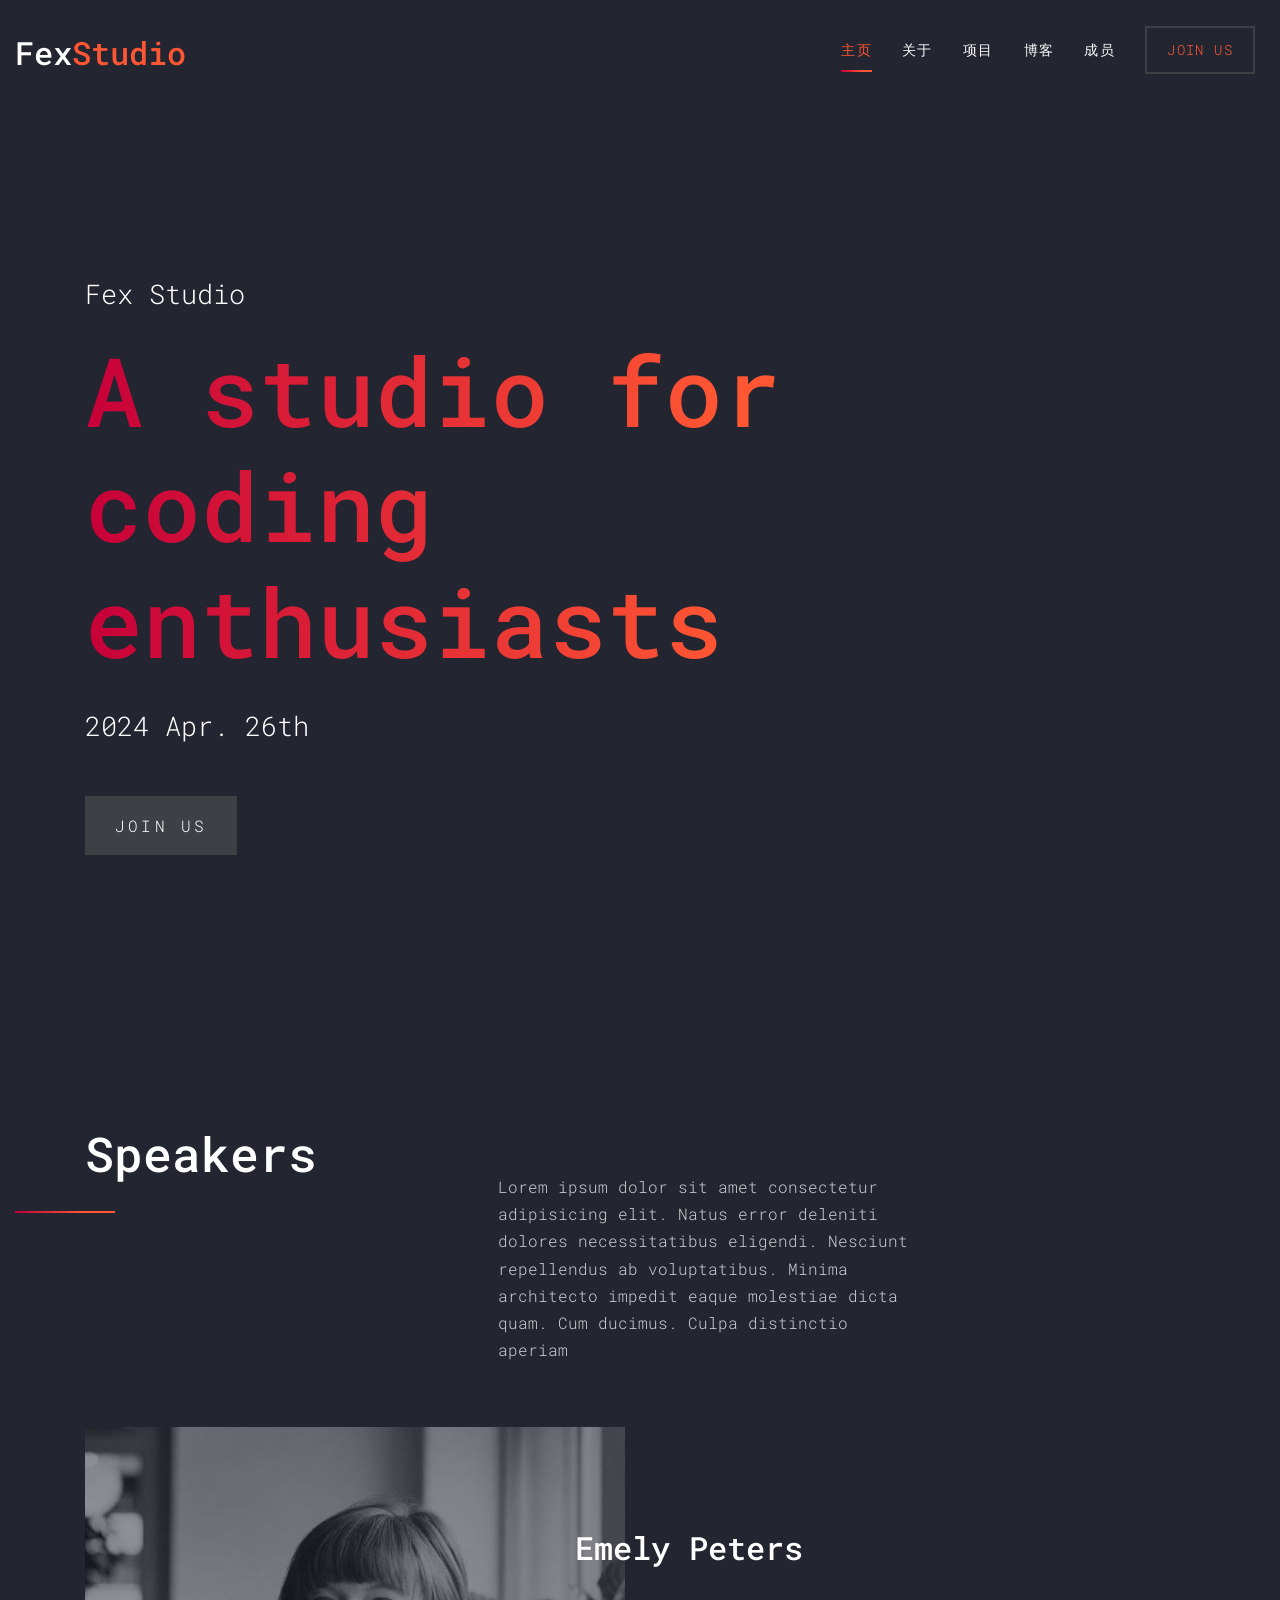
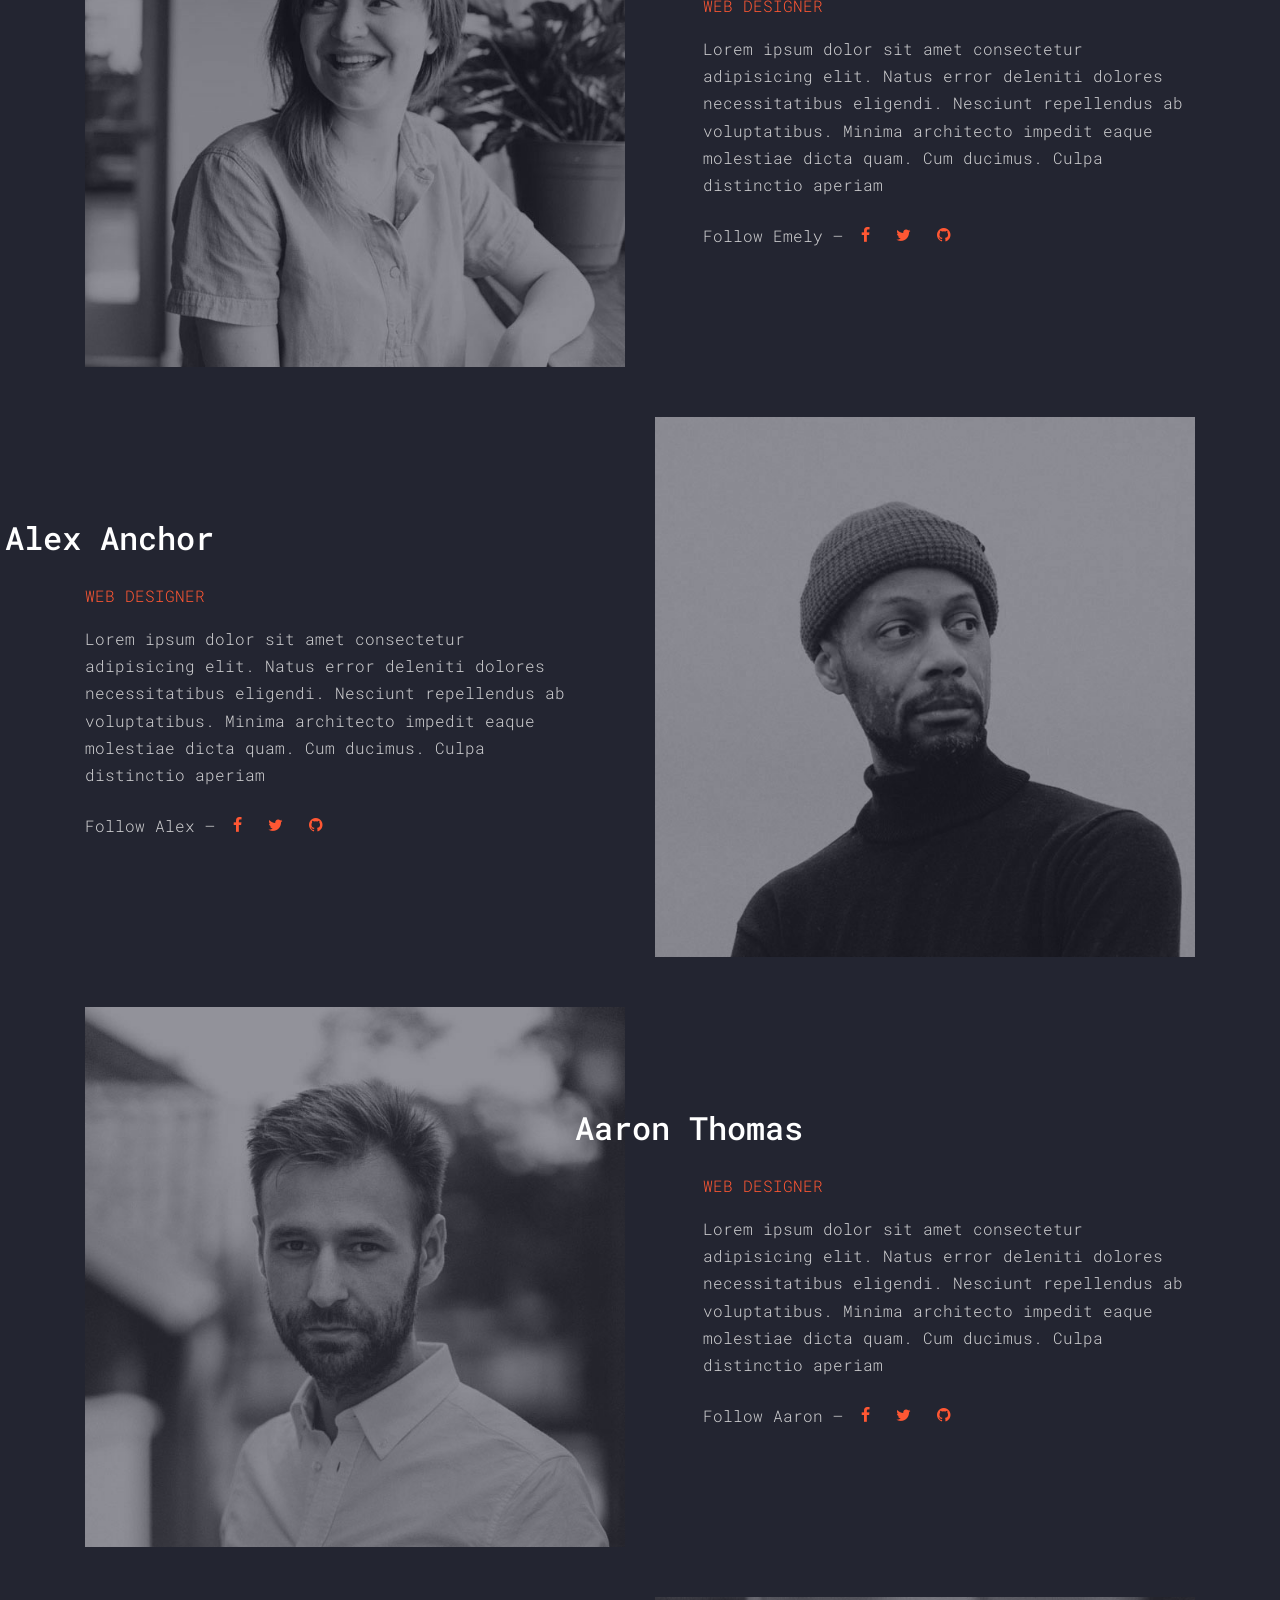
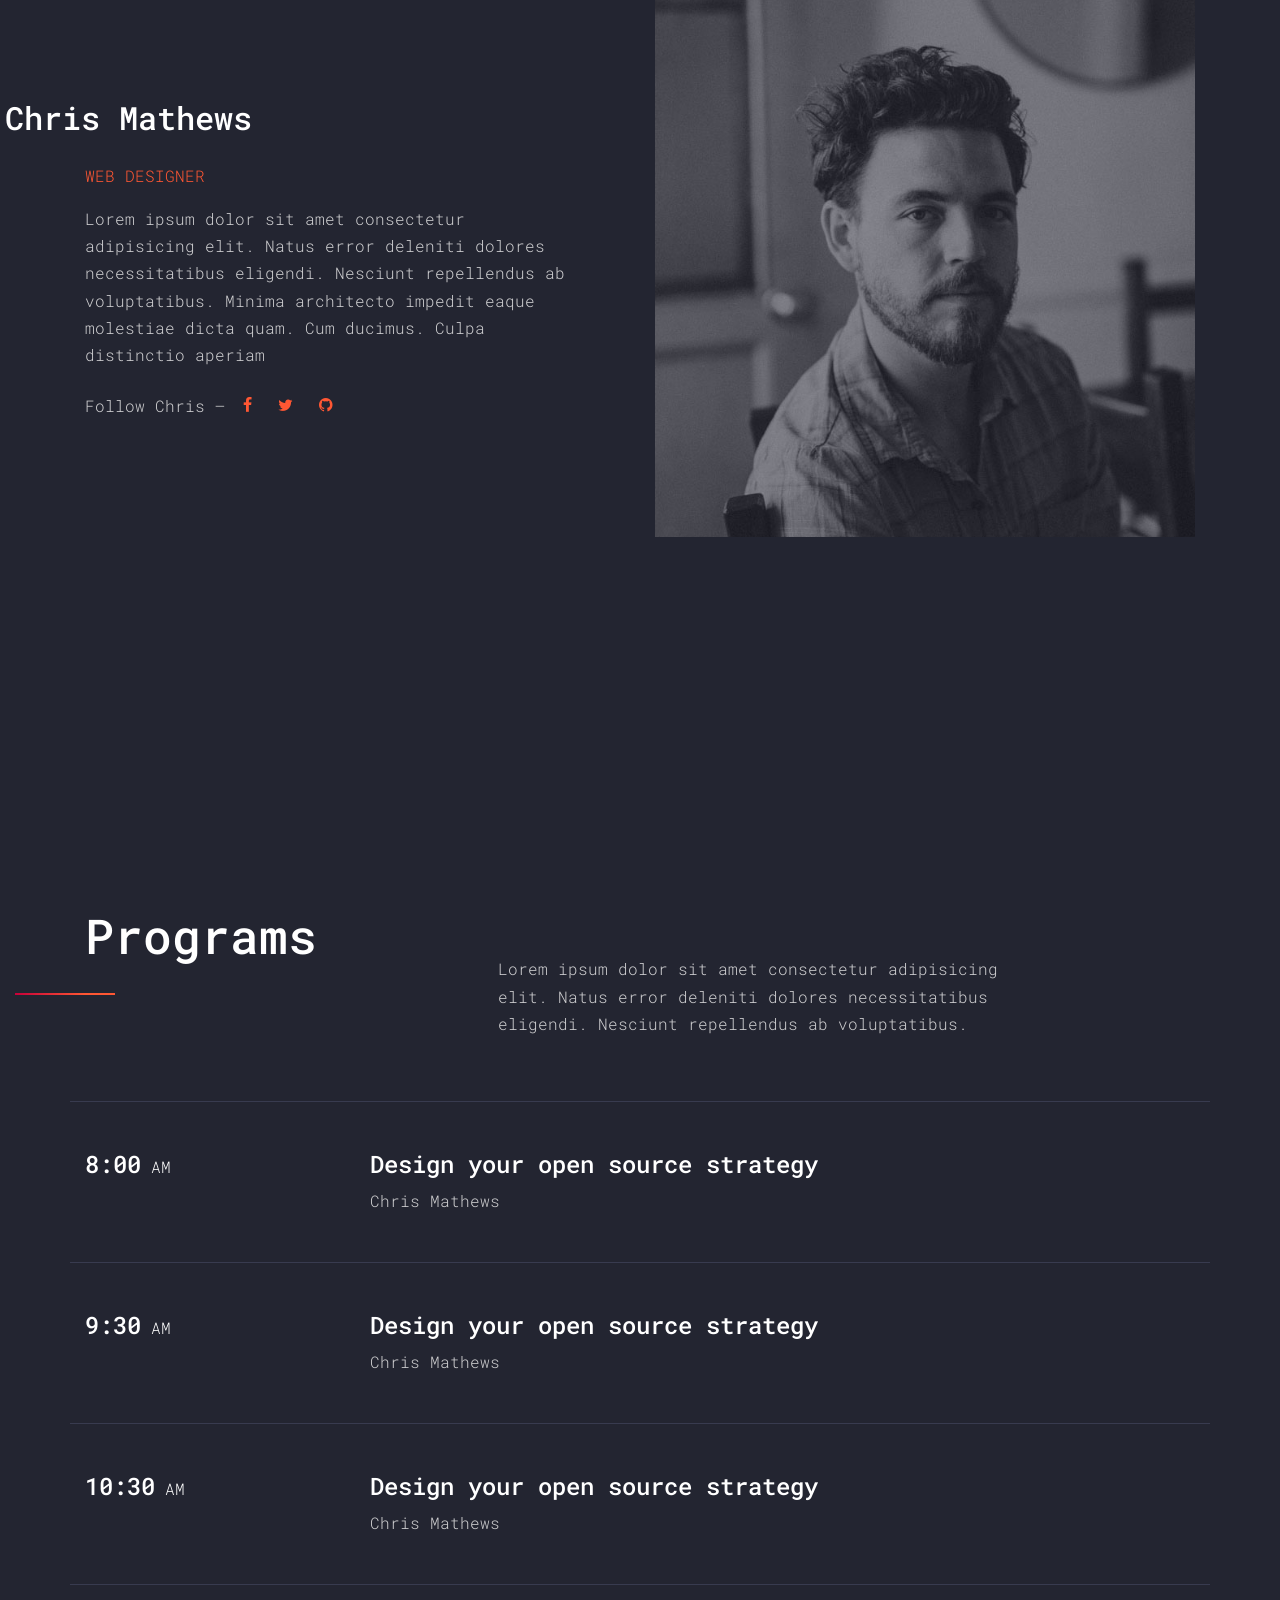
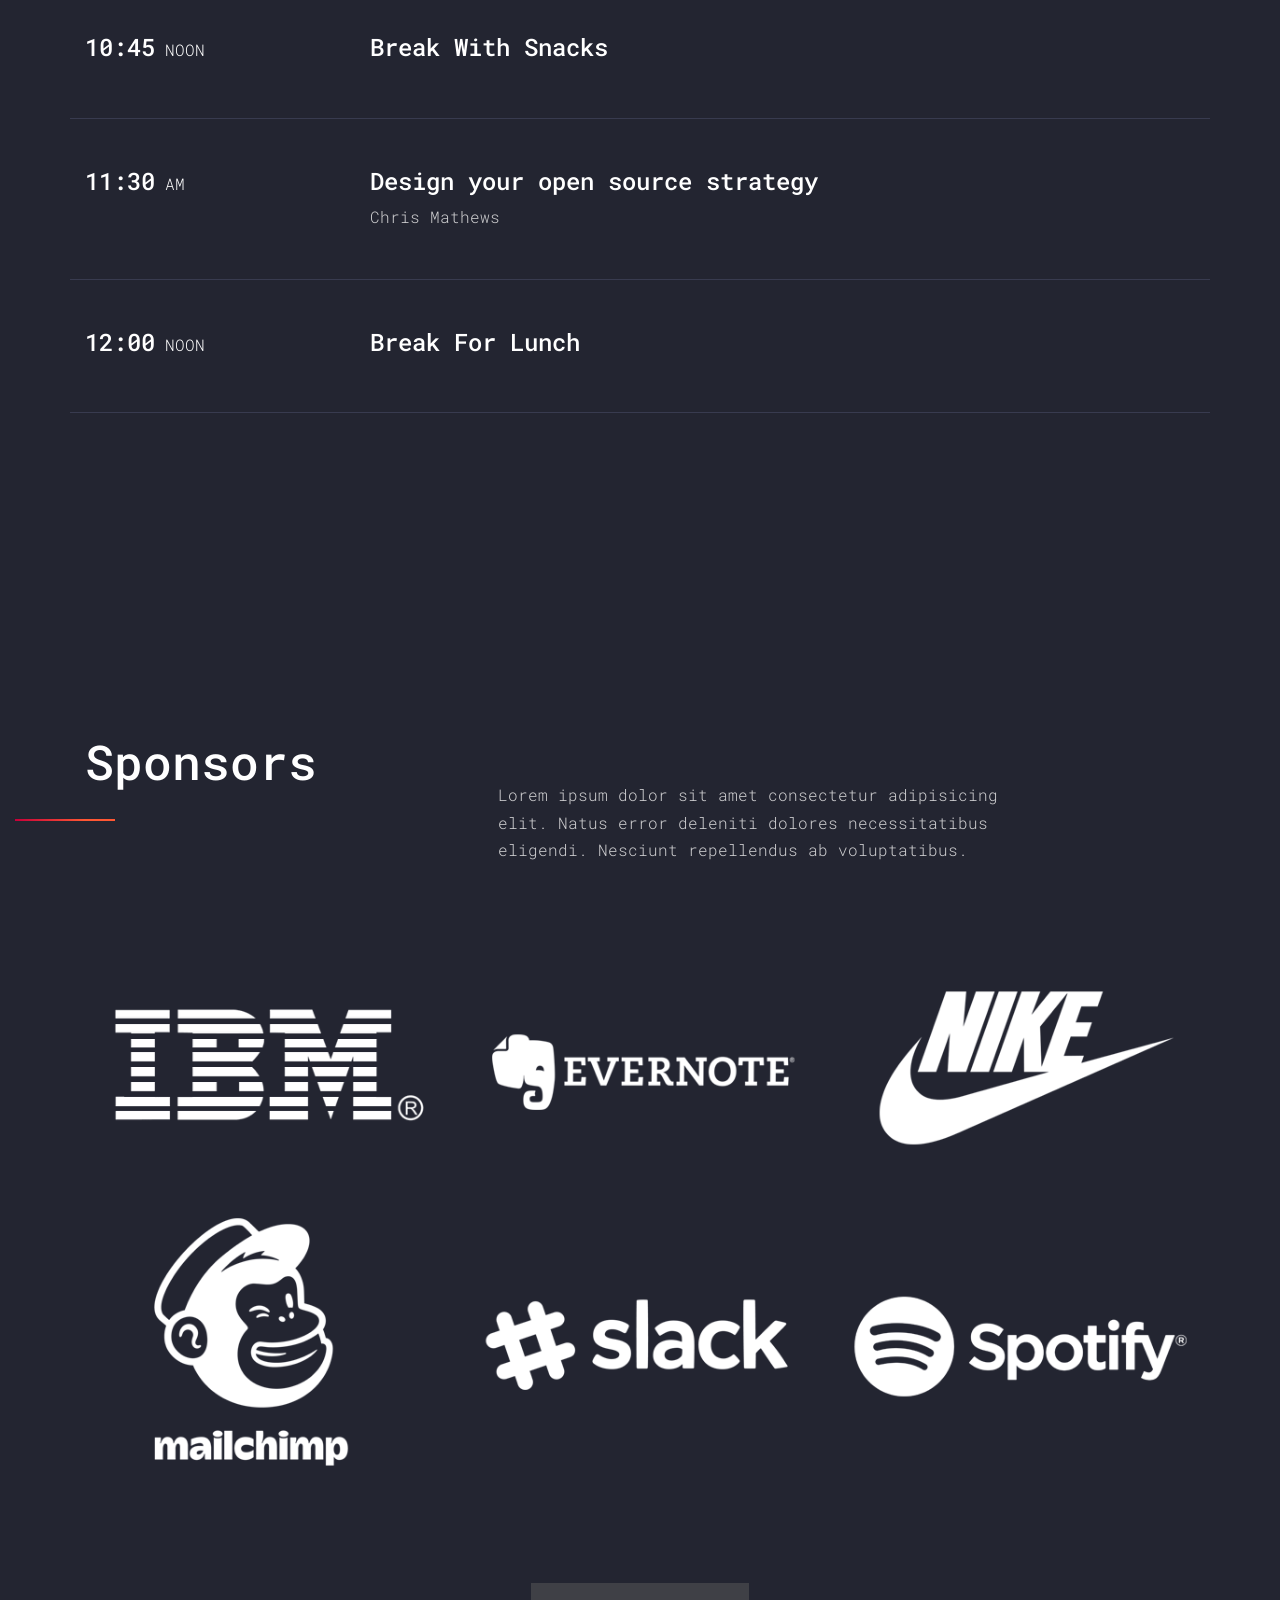
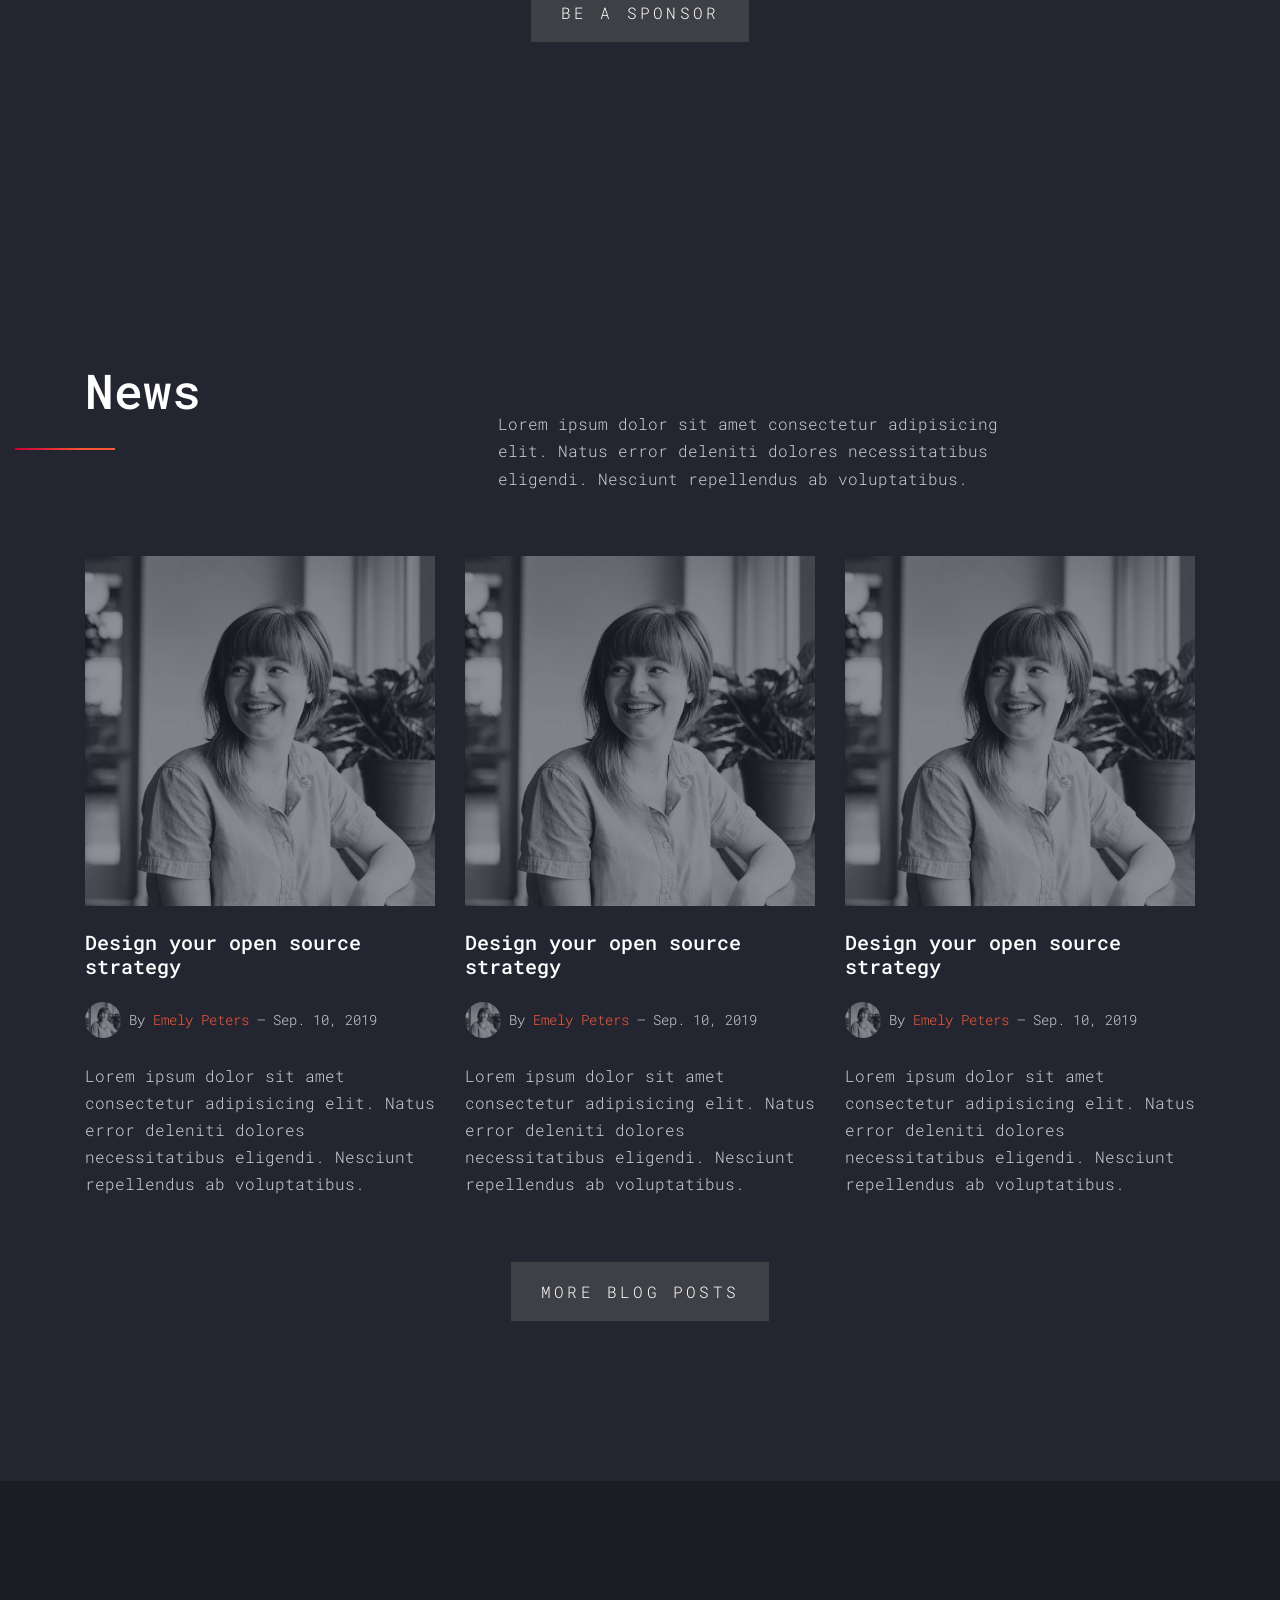
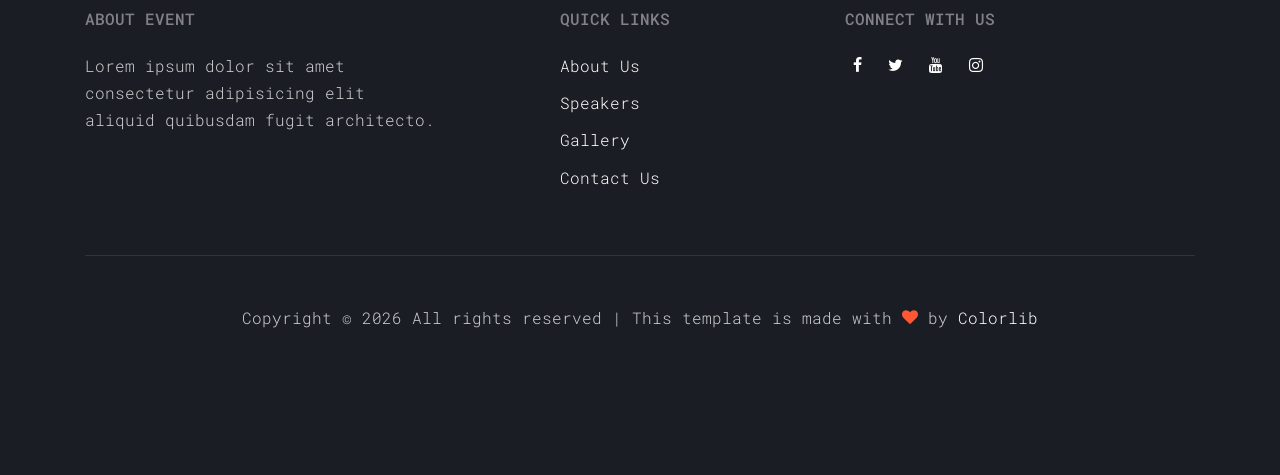
<file: index.html>
<!DOCTYPE html>
<html lang="en">

<head>
    <title>Fex Studio &mdash; A Studio for Code Lonvers</title>
    <meta charset="utf-8">
    <meta name="viewport" content="width=device-width, initial-scale=1, shrink-to-fit=no">

    <link href="https://fonts.googleapis.com/css?family=Roboto+Mono" rel="stylesheet">
    <link rel="stylesheet" href="fonts/icomoon/style.css">
    <link rel="stylesheet" href="css/bootstrap.min.css">
    <link rel="stylesheet" href="css/magnific-popup.css">
    <link rel="stylesheet" href="css/jquery-ui.css">
    <link rel="stylesheet" href="css/owl.carousel.min.css">
    <link rel="stylesheet" href="css/owl.theme.default.min.css">
    <link rel="stylesheet" href="css/bootstrap-datepicker.css">
    <link rel="stylesheet" href="fonts/flaticon/font/flaticon.css">
    <link rel="stylesheet" href="css/aos.css">

    <link rel="stylesheet" href="css/style.css">
</head>

<body>

    <div class="site-wrap">

        <div class="site-mobile-menu">
            <div class="site-mobile-menu-header">
                <div class="site-mobile-menu-close mt-3">
                    <span class="icon-close2 js-menu-toggle"></span>
                </div>
            </div>
            <div class="site-mobile-menu-body"></div>
        </div>

        <header class="site-navbar py-3" role="banner">
            <div class="container-fluid">
                <div class="row align-items-center">
                    <div class="col-11 col-xl-2">
                        <h1 class="mb-0"><a href="index.html" class="text-white h2 mb-0">Fex<span
                                    class="text-primary">Studio</span> </a></h1>
                    </div>
                    <div class="col-12 col-md-10 d-none d-xl-block">
                        <nav class="site-navigation position-relative text-right" role="navigation">
                            <ul class="site-menu js-clone-nav mx-auto d-none d-lg-block">
                                <li class="active"><a href="index.html">主页</a></li>
                                <li><a href="about.html">关于</a></li>
                                <li><a href="projects.html">项目</a></li>
                                <li><a href="blogs.html">博客</a></li>
                                <li><a href="members.html">成员</a></li>
                                <li class="cta"><a href="joinus.html">Join Us</a></li>
                            </ul>
                        </nav>
                    </div>
                    <div class="d-inline-block d-xl-none ml-md-0 mr-auto py-3" style="position: relative; top: 3px;"><a
                            href="#" class="site-menu-toggle js-menu-toggle text-white"><span
                                class="icon-menu h3"></span></a></div>
                </div>
            </div>
    </div>
    </header>

    <div class="site-section site-hero">
        <div class="container">
            <div class="row align-items-center">
                <div class="col-md-10">
                    <span class="d-block mb-3 caption" data-aos="fade-up" data-aos-delay="100">Fex Studio</span>
                    <h1 class="d-block mb-4" data-aos="fade-up" data-aos-delay="200"> A studio for coding enthusiasts
                    </h1>
                    <span class="d-block mb-5 caption" data-aos="fade-up" data-aos-delay="300">2024 Apr. 26th</span>
                    <a href="#" class="btn-custom" data-aos="fade-up" data-aos-delay="400"><span>Join Us</span></a>
                </div>
            </div>
        </div>
    </div>




    <div class="site-section">
        <div class="container">
            <div class="row mb-5">
                <div class="col-lg-4" data-aos="fade-up" data-aos-delay="100">
                    <div class="site-section-heading">
                        <h2>Speakers</h2>
                    </div>
                </div>
                <div class="col-lg-5 mt-5 pl-lg-5" data-aos="fade-up" data-aos-delay="200">
                    <p>Lorem ipsum dolor sit amet consectetur adipisicing elit. Natus error deleniti dolores
                        necessitatibus eligendi. Nesciunt repellendus ab voluptatibus. Minima architecto impedit eaque
                        molestiae dicta quam. Cum ducimus. Culpa distinctio aperiam</p>
                </div>
            </div>

            <div class="row align-items-center speaker">
                <div class="col-lg-6 mb-5 mb-lg-0" data-aos="fade" data-aos-delay="100">
                    <img src="images/person_1.jpg" alt="Image" class="img-fluid">
                </div>
                <div class="col-lg-6 ml-auto">
                    <h2 class="text-white mb-4 name" data-aos="fade-right" data-aos-delay="200">Emely Peters</h2>
                    <div class="bio pl-lg-5">
                        <span class="text-uppercase text-primary d-block mb-3" data-aos="fade-right"
                            data-aos-delay="300">Web Designer</span>
                        <p class="mb-4" data-aos="fade-right" data-aos-delay="400">Lorem ipsum dolor sit amet
                            consectetur adipisicing elit. Natus error deleniti dolores necessitatibus eligendi. Nesciunt
                            repellendus ab voluptatibus. Minima architecto impedit eaque molestiae dicta quam. Cum
                            ducimus. Culpa distinctio aperiam</p>
                        <p data-aos="fade-right" data-aos-delay="500">
                            Follow Emely &mdash;
                            <a href="#" class="p-2"><span class="icon-facebook"></span></a>
                            <a href="#" class="p-2"><span class="icon-twitter"></span></a>
                            <a href="#" class="p-2"><span class="icon-github"></span></a>
                        </p>
                    </div>
                </div>
            </div>

            <div class="row align-items-center speaker">
                <div class="col-lg-6 mb-5 mb-lg-0 order-lg-2" data-aos="fade" data-aos-delay="100">
                    <img src="images/person_2.jpg" alt="Image" class="img-fluid">
                </div>
                <div class="col-lg-6 ml-auto order-lg-1">
                    <h2 class="text-white mb-4 name" data-aos="fade-left" data-aos-delay="200">Alex Anchor</h2>
                    <div class="bio pr-lg-5">
                        <span class="text-uppercase text-primary d-block mb-3" data-aos="fade-left"
                            data-aos-delay="300">Web Designer</span>
                        <p class="mb-4" data-aos="fade-left" data-aos-delay="400">Lorem ipsum dolor sit amet consectetur
                            adipisicing elit. Natus error deleniti dolores necessitatibus eligendi. Nesciunt repellendus
                            ab voluptatibus. Minima architecto impedit eaque molestiae dicta quam. Cum ducimus. Culpa
                            distinctio aperiam</p>
                        <p data-aos="fade-left" data-aos-delay="500">
                            Follow Alex &mdash;
                            <a href="#" class="p-2"><span class="icon-facebook"></span></a>
                            <a href="#" class="p-2"><span class="icon-twitter"></span></a>
                            <a href="#" class="p-2"><span class="icon-github"></span></a>
                        </p>
                    </div>
                </div>
            </div>

            <div class="row align-items-center speaker">
                <div class="col-lg-6 mb-5 mb-lg-0" data-aos="fade" data-aos-delay="100">
                    <img src="images/person_3.jpg" alt="Image" class="img-fluid">
                </div>
                <div class="col-lg-6 ml-auto">
                    <h2 class="text-white mb-4 name" data-aos="fade-right" data-aos-delay="200">Aaron Thomas</h2>
                    <div class="bio pl-lg-5">
                        <span class="text-uppercase text-primary d-block mb-3" data-aos="fade-right"
                            data-aos-delay="300">Web Designer</span>
                        <p class="mb-4" data-aos="fade-right" data-aos-delay="400">Lorem ipsum dolor sit amet
                            consectetur adipisicing elit. Natus error deleniti dolores necessitatibus eligendi. Nesciunt
                            repellendus ab voluptatibus. Minima architecto impedit eaque molestiae dicta quam. Cum
                            ducimus. Culpa distinctio aperiam</p>
                        <p data-aos="fade-right" data-aos-delay="500">
                            Follow Aaron &mdash;
                            <a href="#" class="p-2"><span class="icon-facebook"></span></a>
                            <a href="#" class="p-2"><span class="icon-twitter"></span></a>
                            <a href="#" class="p-2"><span class="icon-github"></span></a>
                        </p>
                    </div>
                </div>
            </div>


            <div class="row align-items-center speaker">
                <div class="col-lg-6 mb-5 mb-lg-0 order-lg-2" data-aos="fade" data-aos-delay="100">
                    <img src="images/person_4.jpg" alt="Image" class="img-fluid">
                </div>
                <div class="col-lg-6 ml-auto order-lg-1">
                    <h2 class="text-white mb-4 name" data-aos="fade-left" data-aos-delay="200">Chris Mathews</h2>
                    <div class="bio pr-lg-5">
                        <span class="text-uppercase text-primary d-block mb-3" data-aos="fade-left"
                            data-aos-delay="300">Web Designer</span>
                        <p class="mb-4" data-aos="fade-left" data-aos-delay="400">Lorem ipsum dolor sit amet consectetur
                            adipisicing elit. Natus error deleniti dolores necessitatibus eligendi. Nesciunt repellendus
                            ab voluptatibus. Minima architecto impedit eaque molestiae dicta quam. Cum ducimus. Culpa
                            distinctio aperiam</p>
                        <p data-aos="fade-left" data-aos-delay="500">
                            Follow Chris &mdash;
                            <a href="#" class="p-2"><span class="icon-facebook"></span></a>
                            <a href="#" class="p-2"><span class="icon-twitter"></span></a>
                            <a href="#" class="p-2"><span class="icon-github"></span></a>
                        </p>
                    </div>
                </div>
            </div>


        </div>
    </div>



    <div class="site-section">
        <div class="container">
            <div class="row mb-5">
                <div class="col-lg-4" data-aos="fade-up">
                    <div class="site-section-heading">
                        <h2>Programs</h2>
                    </div>
                </div>
                <div class="col-lg-6 mt-5 pl-lg-5" data-aos="fade-up" data-aos-delay="100">
                    <p>Lorem ipsum dolor sit amet consectetur adipisicing elit. Natus error deleniti dolores
                        necessitatibus eligendi. Nesciunt repellendus ab voluptatibus.</p>
                </div>
            </div>

            <div class="row align-items-stretch program">
                <div class="col-12 border-top border-bottom py-5" data-aos="fade" data-aos-delay="200">
                    <div class="row align-items-stretch">
                        <div class="col-md-3 text-white mb-3 mb-md-0"><span class="h4">8:00</span> <span>AM</span></div>
                        <div class="col-md-9">
                            <h2 class="text-white">Design your open source strategy</h2>
                            <span>Chris Mathews</span>
                        </div>
                    </div>
                </div>

                <div class="col-12 border-bottom py-5" data-aos="fade" data-aos-delay="300">
                    <div class="row align-items-stretch">
                        <div class="col-md-3 text-white mb-3 mb-md-0"><span class="h4">9:30</span> <span>AM</span></div>
                        <div class="col-md-9">
                            <h2 class="text-white">Design your open source strategy</h2>
                            <span>Chris Mathews</span>
                        </div>
                    </div>
                </div>

                <div class="col-12 border-bottom py-5" data-aos="fade" data-aos-delay="400">
                    <div class="row align-items-stretch">
                        <div class="col-md-3 text-white mb-3 mb-md-0"><span class="h4">10:30</span> <span>AM</span>
                        </div>
                        <div class="col-md-9">
                            <h2 class="text-white">Design your open source strategy</h2>
                            <span>Chris Mathews</span>
                        </div>
                    </div>
                </div>

                <div class="col-12 border-bottom py-5" data-aos="fade" data-aos-delay="500">
                    <div class="row align-items-stretch">
                        <div class="col-md-3 text-white mb-3 mb-md-0"><span class="h4">10:45</span> <span>NOON</span>
                        </div>
                        <div class="col-md-9">
                            <h2 class="text-white">Break With Snacks</h2>
                        </div>
                    </div>
                </div>

                <div class="col-12 border-bottom py-5" data-aos="fade" data-aos-delay="600">
                    <div class="row align-items-stretch">
                        <div class="col-md-3 text-white mb-3 mb-md-0"><span class="h4">11:30</span> <span>AM</span>
                        </div>
                        <div class="col-md-9">
                            <h2 class="text-white">Design your open source strategy</h2>
                            <span>Chris Mathews</span>
                        </div>
                    </div>
                </div>

                <div class="col-12 border-bottom py-5" data-aos="fade" data-aos-delay="700">
                    <div class="row align-items-stretch">
                        <div class="col-md-3 text-white mb-3 mb-md-0"><span class="h4">12:00</span> <span>NOON</span>
                        </div>
                        <div class="col-md-9">
                            <h2 class="text-white">Break For Lunch</h2>
                        </div>
                    </div>
                </div>


            </div>
        </div>
    </div>

    <div class="site-section">
        <div class="container">
            <div class="row mb-5">
                <div class="col-lg-4 ">
                    <div class="site-section-heading" data-aos="fade-up">
                        <h2>Sponsors</h2>
                    </div>
                </div>
                <div class="col-lg-6 mt-5 pl-lg-5" data-aos="fade-up" data-aos-delay="100">
                    <p>Lorem ipsum dolor sit amet consectetur adipisicing elit. Natus error deleniti dolores
                        necessitatibus eligendi. Nesciunt repellendus ab voluptatibus.</p>
                </div>
            </div>
            <div class="row mb-5">
                <div class="col-md-6 col-lg-4 mb-5 mb-lg-0" data-aos="fade" data-aos-delay="200">
                    <img src="images/logo_1.png" alt="Image" class="img-fluid">
                </div>
                <div class="col-md-6 col-lg-4 mb-5 mb-lg-0" data-aos="fade" data-aos-delay="300">
                    <img src="images/logo_2.png" alt="Image" class="img-fluid">
                </div>
                <div class="col-md-6 col-lg-4 mb-5 mb-lg-0" data-aos="fade" data-aos-delay="400">
                    <img src="images/logo_3.png" alt="Image" class="img-fluid">
                </div>

                <div class="col-md-6 col-lg-4 mb-5 mb-lg-0" data-aos="fade" data-aos-delay="500">
                    <img src="images/logo_4.png" alt="Image" class="img-fluid">
                </div>
                <div class="col-md-6 col-lg-4 mb-5 mb-lg-0" data-aos="fade" data-aos-delay="600">
                    <img src="images/logo_5.png" alt="Image" class="img-fluid">
                </div>
                <div class="col-md-6 col-lg-4 mb-5 mb-lg-0" data-aos="fade" data-aos-delay="700">
                    <img src="images/logo_6.png" alt="Image" class="img-fluid">
                </div>

            </div>

            <div class="row" data-aos="fade-up" data-aos-delay="500">
                <div class="col-12 text-center pt-5">
                    <a href="#" class="btn-custom" data-aos="fade-up" data-aos-delay="800"><span>Be a Sponsor</span></a>
                </div>
            </div>
        </div>
    </div>

    <div class="site-section">
        <div class="container">
            <div class="row mb-5">
                <div class="col-lg-4">
                    <div class="site-section-heading" data-aos="fade-up">
                        <h2>News</h2>
                    </div>
                </div>
                <div class="col-lg-6 mt-5 pl-lg-5" data-aos="fade-up" data-aos-delay="100">
                    <p>Lorem ipsum dolor sit amet consectetur adipisicing elit. Natus error deleniti dolores
                        necessitatibus eligendi. Nesciunt repellendus ab voluptatibus.</p>
                </div>
            </div>

            <div class="row mb-5">
                <div class="col-md-6 col-lg-4 mb-5 mb-lg-0 blog-entry" data-aos="fade-up" data-aos-delay="200">
                    <a href="#" class="d-block mb-4">
                        <img src="images/person_1.jpg" alt="Image" class="img-fluid">
                    </a>
                    <h2 class="mb-4"><a href="#">Design your open source strategy</a></h2>
                    <div class="mb-4 post-meta d-flex align-items-center">
                        <div class="mr-2"><img src="images/person_1.jpg" alt="Image" class="img-fluid"></div>
                        <div><span>By <a href="#">Emely Peters</a></span> &mdash; <span>Sep. 10, 2019</span></div>
                    </div>
                    <p>Lorem ipsum dolor sit amet consectetur adipisicing elit. Natus error deleniti dolores
                        necessitatibus eligendi. Nesciunt repellendus ab voluptatibus.
                </div>

                <div class="col-md-6 col-lg-4 mb-5 mb-lg-0 blog-entry" data-aos="fade-up" data-aos-delay="300">
                    <a href="#" class="d-block mb-4">
                        <img src="images/person_1.jpg" alt="Image" class="img-fluid">
                    </a>
                    <h2 class="mb-4"><a href="#">Design your open source strategy</a></h2>
                    <div class="mb-4 post-meta d-flex align-items-center">
                        <div class="mr-2"><img src="images/person_1.jpg" alt="Image" class="img-fluid"></div>
                        <div><span>By <a href="#">Emely Peters</a></span> &mdash; <span>Sep. 10, 2019</span></div>
                    </div>
                    <p>Lorem ipsum dolor sit amet consectetur adipisicing elit. Natus error deleniti dolores
                        necessitatibus eligendi. Nesciunt repellendus ab voluptatibus.
                </div>

                <div class="col-md-6 col-lg-4 mb-5 mb-lg-0 blog-entry" data-aos="fade-up" data-aos-delay="400">
                    <a href="#" class="d-block mb-4">
                        <img src="images/person_1.jpg" alt="Image" class="img-fluid">
                    </a>
                    <h2 class="mb-4"><a href="#">Design your open source strategy</a></h2>
                    <div class="mb-4 post-meta d-flex align-items-center">
                        <div class="mr-2"><img src="images/person_1.jpg" alt="Image" class="img-fluid"></div>
                        <div><span>By <a href="#">Emely Peters</a></span> &mdash; <span>Sep. 10, 2019</span></div>
                    </div>
                    <p>Lorem ipsum dolor sit amet consectetur adipisicing elit. Natus error deleniti dolores
                        necessitatibus eligendi. Nesciunt repellendus ab voluptatibus.
                </div>

            </div>
            <div class="row" data-aos="fade-up" data-aos-delay="500">
                <div class="col-12 text-center">
                    <a href="#" class="btn-custom" data-aos="fade-up" data-aos-delay="400"><span>More Blog
                            Posts</span></a>
                </div>
            </div>
        </div>
    </div>

    <footer class="site-footer">
        <div class="container">
            <div class="row mb-5">
                <div class="col-md-4">
                    <h2 class="footer-heading text-uppercase mb-4">About Event</h2>
                    <p>Lorem ipsum dolor sit amet consectetur adipisicing elit aliquid quibusdam fugit architecto.</p>
                </div>
                <div class="col-md-3 ml-auto">
                    <h2 class="footer-heading text-uppercase mb-4">Quick Links</h2>
                    <ul class="list-unstyled">
                        <li><a href="#">About Us</a></li>
                        <li><a href="#">Speakers</a></li>
                        <li><a href="#">Gallery</a></li>
                        <li><a href="#">Contact Us</a></li>
                    </ul>
                </div>
                <div class="col-md-4">
                    <h2 class="footer-heading text-uppercase mb-4">Connect with Us</h2>
                    <p>
                        <a href="#" class="p-2 pl-0"><span class="icon-facebook"></span></a>
                        <a href="#" class="p-2"><span class="icon-twitter"></span></a>
                        <a href="#" class="p-2"><span class="icon-youtube"></span></a>
                        <a href="#" class="p-2"><span class="icon-instagram"></span></a>
                    </p>
                </div>
            </div>
            <div class="row">

                <div class="col-md-12 text-center">
                    <div class="border-top pt-5">
                        <p>
                            <!-- Link back to Colorlib can't be removed. Template is licensed under CC BY 3.0. -->
                            Copyright &copy;
                            <script>document.write(new Date().getFullYear());</script> All rights reserved | This
                            template is made with <i class="icon-heart text-primary" aria-hidden="true"></i> by <a
                                href="https://colorlib.com" target="_blank">Colorlib</a>
                            <!-- Link back to Colorlib can't be removed. Template is licensed under CC BY 3.0. -->
                        </p>
                    </div>
                </div>
            </div>
        </div>
    </footer>

    </div>

    <script src="js/jquery-3.3.1.min.js"></script>
    <script src="js/jquery-migrate-3.0.1.min.js"></script>
    <script src="js/jquery-ui.js"></script>
    <script src="js/popper.min.js"></script>
    <script src="js/bootstrap.min.js"></script>
    <script src="js/owl.carousel.min.js"></script>
    <script src="js/jquery.stellar.min.js"></script>
    <script src="js/jquery.countdown.min.js"></script>
    <script src="js/jquery.magnific-popup.min.js"></script>
    <script src="js/bootstrap-datepicker.min.js"></script>
    <script src="js/aos.js"></script>

    <script src="js/main.js"></script>

</body>

</html>
</file>
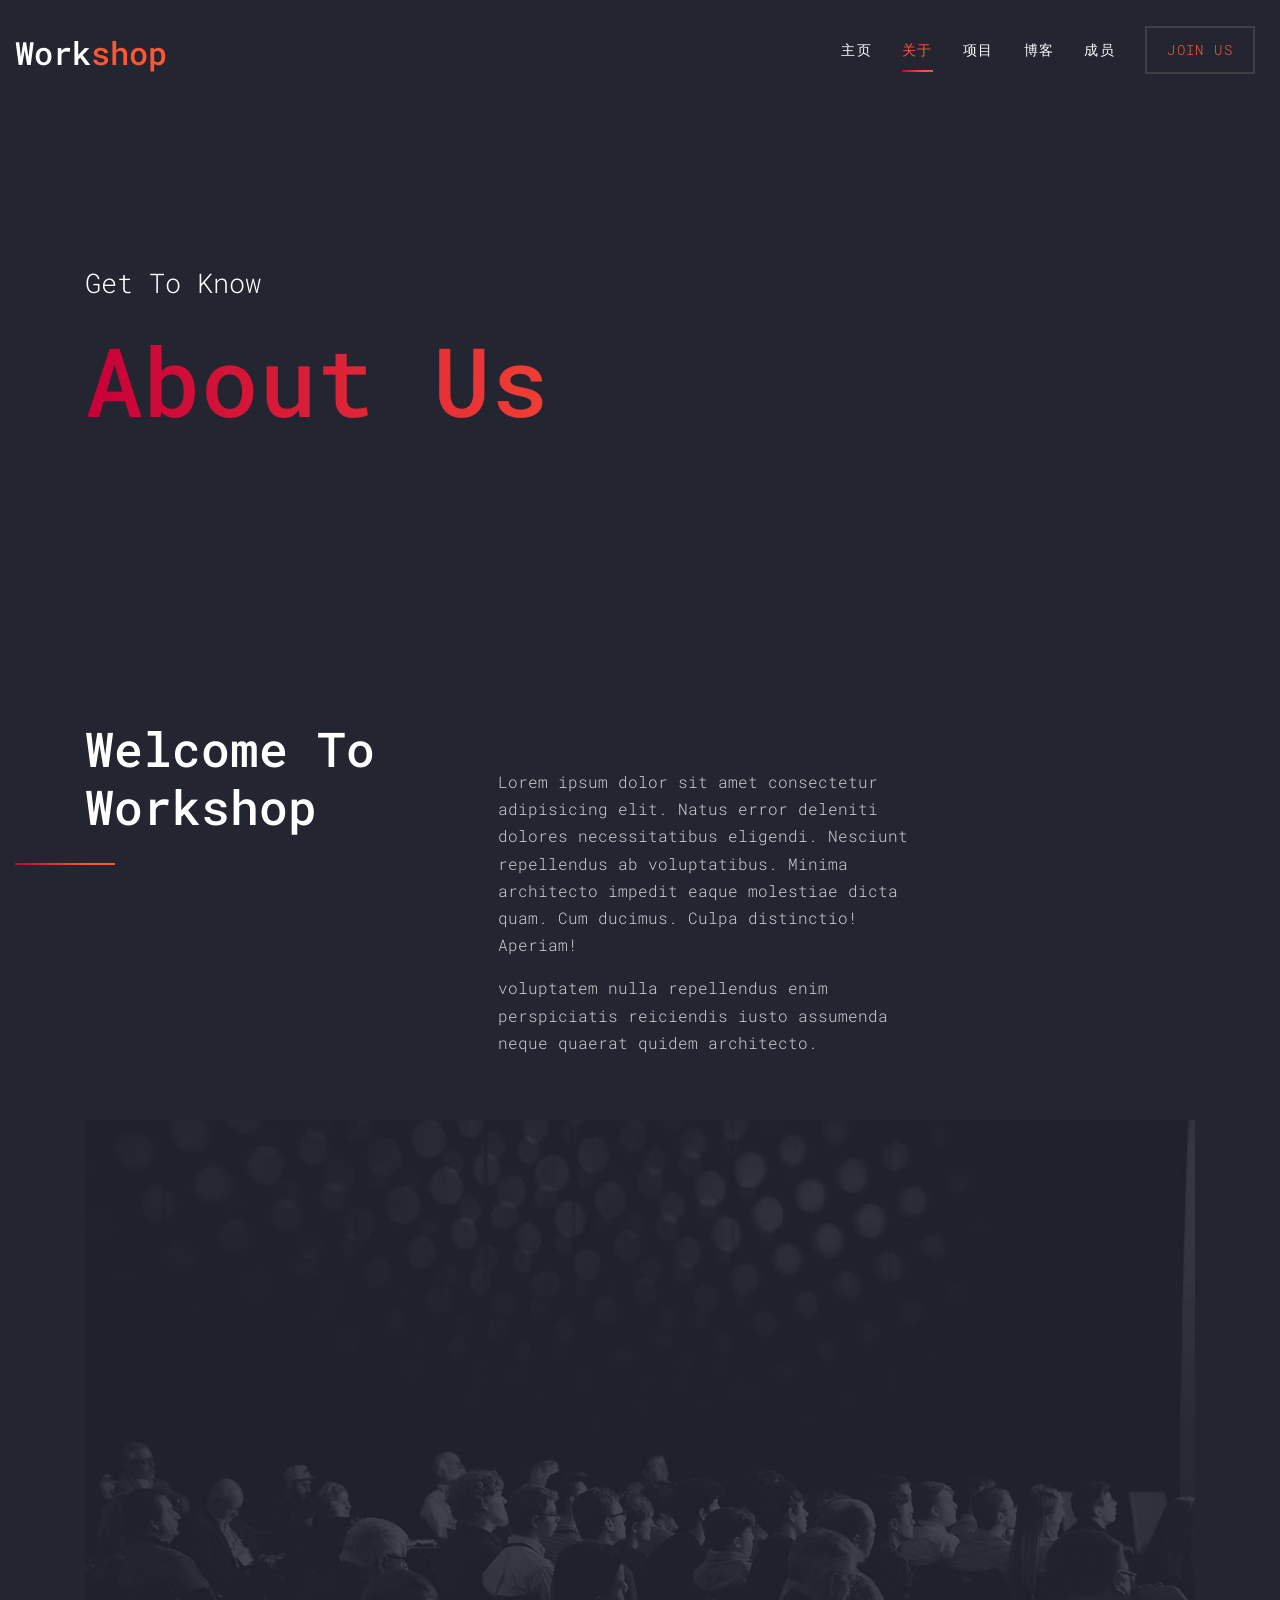
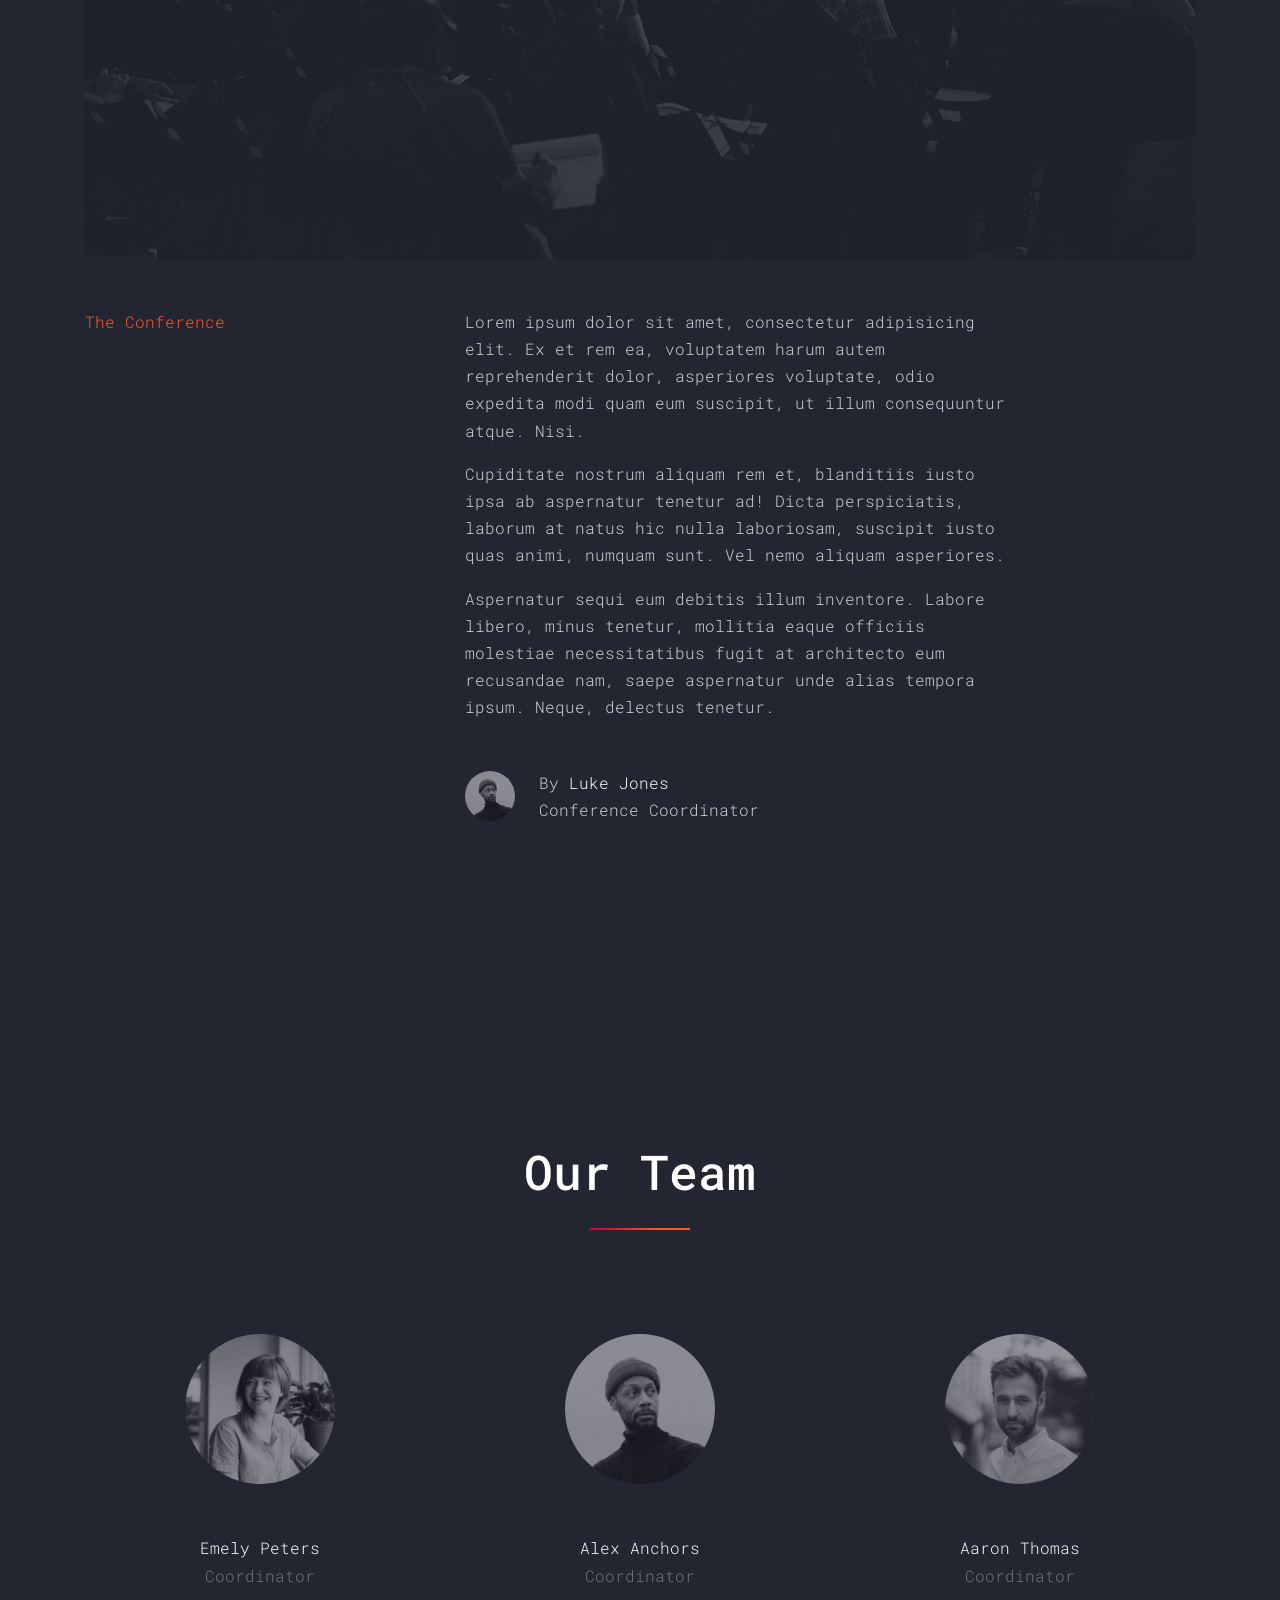
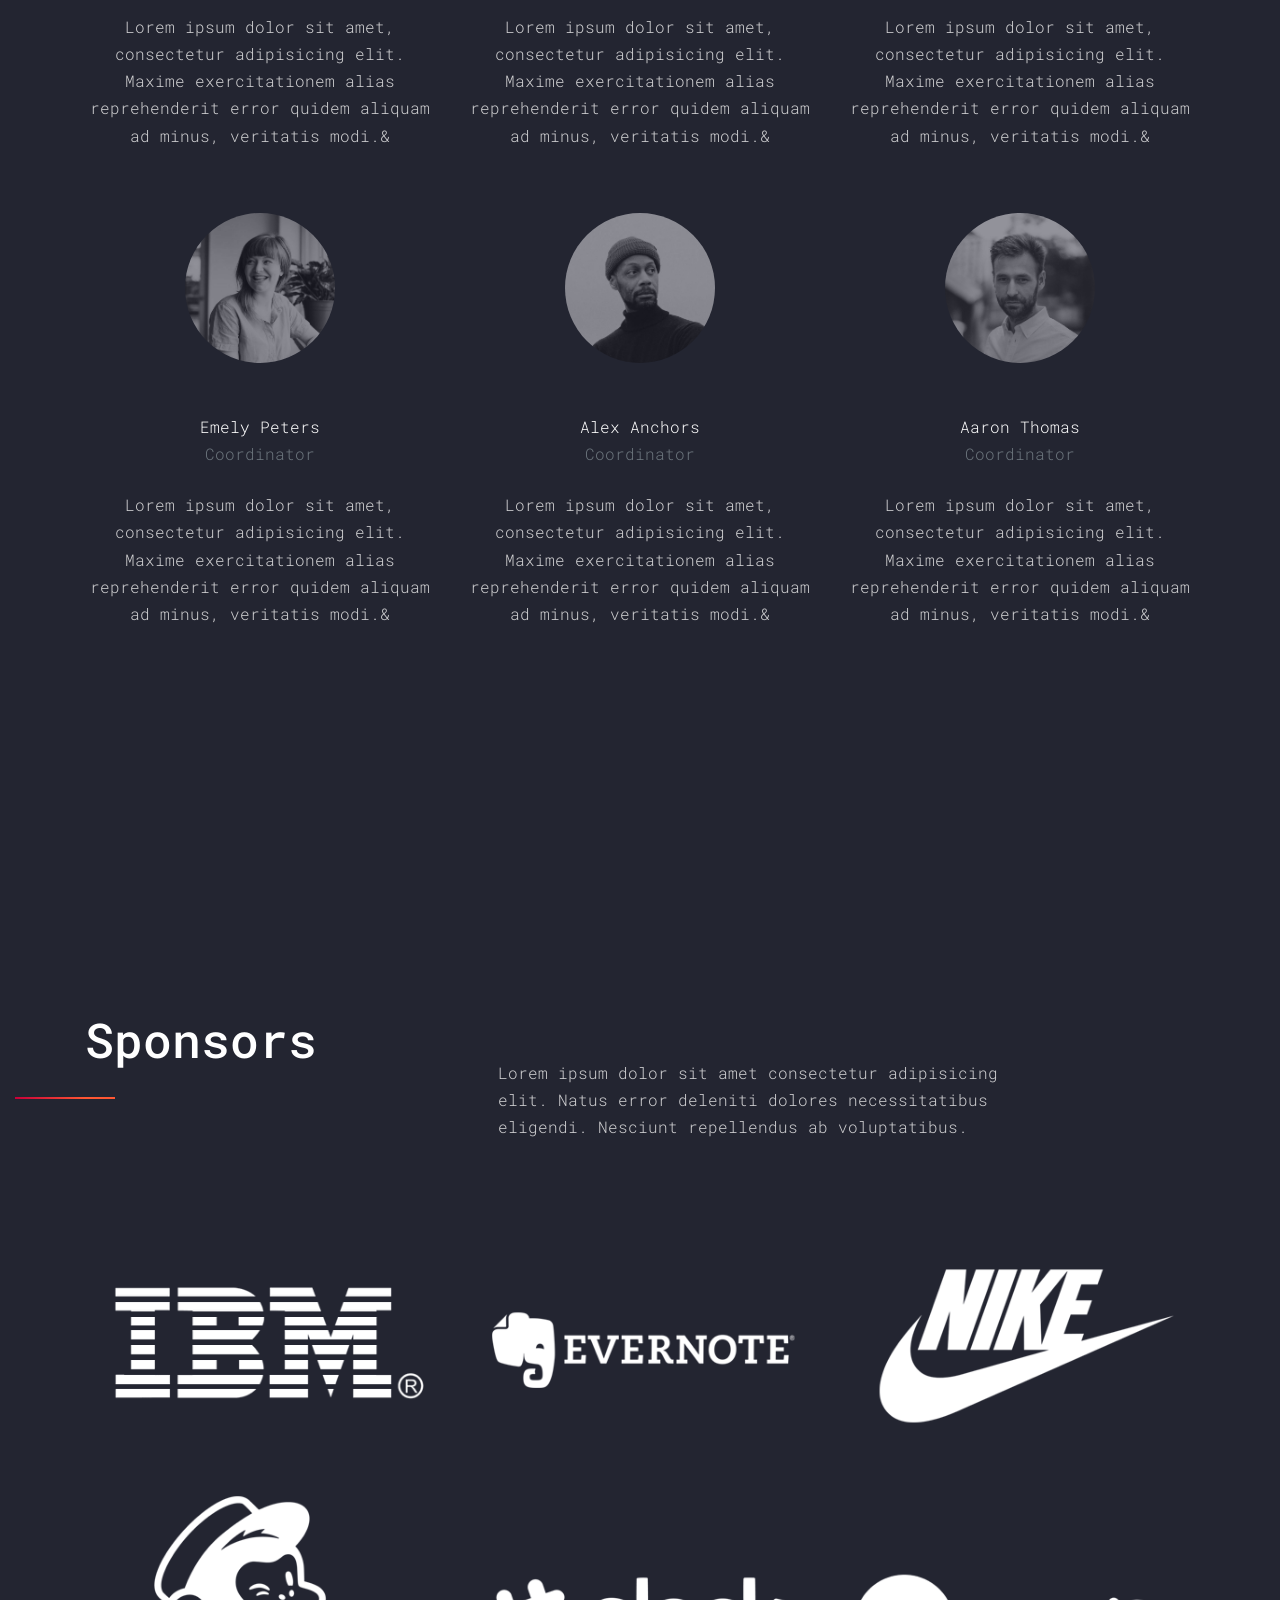
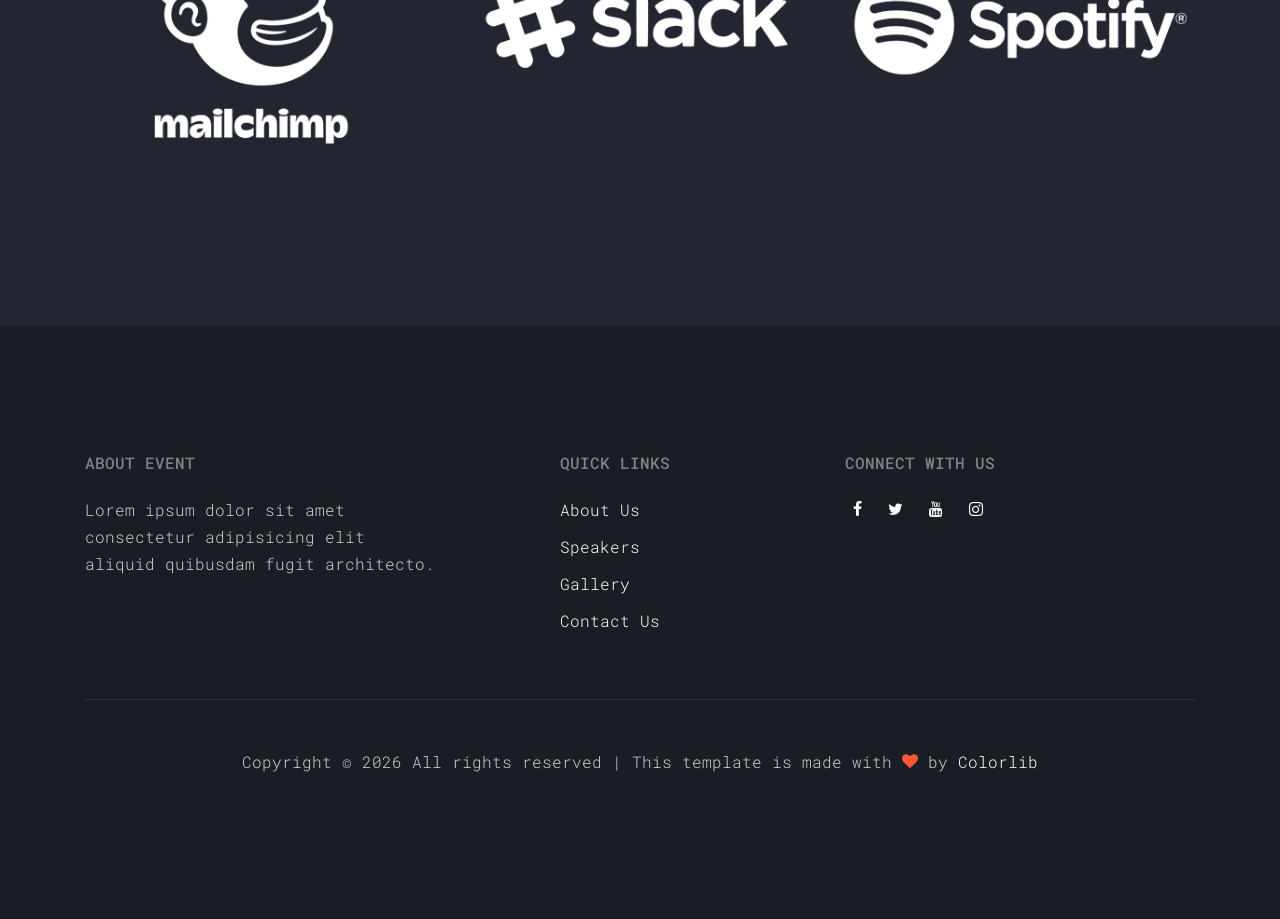
<file: about.html>
<!DOCTYPE html>
<html lang="en">

<head>
  <title>Workshop &mdash; Colorlib Website Template</title>
  <meta charset="utf-8">
  <meta name="viewport" content="width=device-width, initial-scale=1, shrink-to-fit=no">

  <link href="https://fonts.googleapis.com/css?family=Roboto+Mono" rel="stylesheet">
  <link rel="stylesheet" href="fonts/icomoon/style.css">
  <link rel="stylesheet" href="css/bootstrap.min.css">
  <link rel="stylesheet" href="css/magnific-popup.css">
  <link rel="stylesheet" href="css/jquery-ui.css">
  <link rel="stylesheet" href="css/owl.carousel.min.css">
  <link rel="stylesheet" href="css/owl.theme.default.min.css">
  <link rel="stylesheet" href="css/bootstrap-datepicker.css">
  <link rel="stylesheet" href="fonts/flaticon/font/flaticon.css">
  <link rel="stylesheet" href="css/aos.css">

  <link rel="stylesheet" href="css/style.css">
</head>

<body>

  <div class="site-wrap">

    <div class="site-mobile-menu">
      <div class="site-mobile-menu-header">
        <div class="site-mobile-menu-close mt-3">
          <span class="icon-close2 js-menu-toggle"></span>
        </div>
      </div>
      <div class="site-mobile-menu-body"></div>
    </div>

    <header class="site-navbar py-3" role="banner">
      <div class="container-fluid">
        <div class="row align-items-center">
          <div class="col-11 col-xl-2">
            <h1 class="mb-0"><a href="index.html" class="text-white h2 mb-0">Work<span class="text-primary">shop</span>
              </a></h1>
          </div>
          <div class="col-12 col-md-10 d-none d-xl-block">
            <nav class="site-navigation position-relative text-right" role="navigation">
              <ul class="site-menu js-clone-nav mx-auto d-none d-lg-block">
                <li><a href="index.html">主页</a></li>
                <li class="active"><a href="about.html">关于</a></li>
                <li><a href="projects.html">项目</a></li>
                <li><a href="blogs.html">博客</a></li>
                <li><a href="members.html">成员</a></li>
                <li class="cta"><a href="joinus.html">Join Us</a></li>
              </ul>
            </nav>
          </div>
          <div class="d-inline-block d-xl-none ml-md-0 mr-auto py-3" style="position: relative; top: 3px;"><a href="#"
              class="site-menu-toggle js-menu-toggle text-white"><span class="icon-menu h3"></span></a></div>
        </div>
      </div>
  </div>
  </header>

  <div class="site-section site-hero inner">
    <div class="container">
      <div class="row align-items-center">
        <div class="col-md-10">
          <span class="d-block mb-3 caption" data-aos="fade-up">Get To Know</span>
          <h1 class="d-block mb-4" data-aos="fade-up" data-aos-delay="100">About Us</h1>
        </div>
      </div>
    </div>
  </div>

  <div class="site-section">
    <div class="container">
      <div class="row mb-5">
        <div class="col-lg-4 ">
          <div class="site-section-heading" data-aos="fade-up" data-aos-delay="100">
            <h2>Welcome To Workshop</h2>
          </div>
        </div>
        <div class="col-lg-5 mt-5 pl-lg-5" data-aos="fade-up" data-aos-delay="200">
          <p>Lorem ipsum dolor sit amet consectetur adipisicing elit. Natus error deleniti dolores necessitatibus
            eligendi. Nesciunt repellendus ab voluptatibus. Minima architecto impedit eaque molestiae dicta quam. Cum
            ducimus. Culpa distinctio! Aperiam!</p>
          <p>voluptatem nulla repellendus enim perspiciatis reiciendis iusto assumenda neque quaerat quidem architecto.
          </p>
        </div>
      </div>
      <div class="row mb-5">
        <div class="col-12" data-aos="fade-up" data-aos-delay="300">
          <img src="images/hero_1.jpg" alt="Image" class="img-fluid">
        </div>
      </div>
      <div class="row">
        <div class="col-md-4" data-aos="fade-up" data-aos-delay="400"><span class="text-primary">The Conference</span>
        </div>
        <div class="col-md-6" data-aos="fade-up" data-aos-delay="500">
          <p>Lorem ipsum dolor sit amet, consectetur adipisicing elit. Ex et rem ea, voluptatem harum autem
            reprehenderit dolor, asperiores voluptate, odio expedita modi quam eum suscipit, ut illum consequuntur
            atque. Nisi.</p>
          <p>Cupiditate nostrum aliquam rem et, blanditiis iusto ipsa ab aspernatur tenetur ad! Dicta perspiciatis,
            laborum at natus hic nulla laboriosam, suscipit iusto quas animi, numquam sunt. Vel nemo aliquam asperiores.
          </p>
          <p class="mb-5">Aspernatur sequi eum debitis illum inventore. Labore libero, minus tenetur, mollitia eaque
            officiis molestiae necessitatibus fugit at architecto eum recusandae nam, saepe aspernatur unde alias
            tempora ipsum. Neque, delectus tenetur.</p>

          <div class="d-flex coordinator align-items-center">
            <div class="mr-4">
              <img src="images/person_2.jpg" alt="Image" class="img-fluid">
            </div>
            <span>By <span class="text-white">Luke Jones</span> <br> Conference Coordinator</span>
          </div>
        </div>
      </div>
    </div>
  </div>



  <div class="site-section">
    <div class="container">
      <div class="row mb-5 justify-content-center">
        <div class="col-lg-4 mb-5">
          <div class="site-section-heading" data-aos="fade-up">
            <h2 class="text-center">Our Team</h2>
          </div>
        </div>
      </div>

      <div class="row">

        <div class="col-md-6 col-lg-4 mb-5 mb-lg-5" data-aos="fade-up" data-aos-delay="100">
          <div class="testimony text-center">
            <figure>
              <img src="images/person_1.jpg" alt="Image" class="img-fluid">
            </figure>
            <blockquote>
              <p class="author mb-0">Emely Peters</p>
              <p class="text-muted mb-4">Coordinator</p>
              <p>Lorem ipsum dolor sit amet, consectetur adipisicing elit. Maxime exercitationem alias reprehenderit
                error quidem aliquam ad minus, veritatis modi.&</p>

            </blockquote>
          </div>
        </div>

        <div class="col-md-6 col-lg-4 mb-5 mb-lg-5" data-aos="fade-up" data-aos-delay="200">
          <div class="testimony text-center">
            <figure>
              <img src="images/person_2.jpg" alt="Image" class="img-fluid">
            </figure>
            <blockquote>
              <p class="author mb-0">Alex Anchors</p>
              <p class="text-muted mb-4">Coordinator</p>
              <p>Lorem ipsum dolor sit amet, consectetur adipisicing elit. Maxime exercitationem alias reprehenderit
                error quidem aliquam ad minus, veritatis modi.&</p>

            </blockquote>
          </div>
        </div>

        <div class="col-md-6 col-lg-4 mb-5 mb-lg-5" data-aos="fade-up" data-aos-delay="300">
          <div class="testimony text-center">
            <figure>
              <img src="images/person_3.jpg" alt="Image" class="img-fluid">
            </figure>
            <blockquote>
              <p class="author mb-0">Aaron Thomas</p>
              <p class="text-muted mb-4">Coordinator</p>
              <p>Lorem ipsum dolor sit amet, consectetur adipisicing elit. Maxime exercitationem alias reprehenderit
                error quidem aliquam ad minus, veritatis modi.&</p>

            </blockquote>
          </div>
        </div>

        <div class="col-md-6 col-lg-4 mb-5 mb-lg-5" data-aos="fade-up" data-aos-delay="400">
          <div class="testimony text-center">
            <figure>
              <img src="images/person_1.jpg" alt="Image" class="img-fluid">
            </figure>
            <blockquote>
              <p class="author mb-0">Emely Peters</p>
              <p class="text-muted mb-4">Coordinator</p>
              <p>Lorem ipsum dolor sit amet, consectetur adipisicing elit. Maxime exercitationem alias reprehenderit
                error quidem aliquam ad minus, veritatis modi.&</p>

            </blockquote>
          </div>
        </div>

        <div class="col-md-6 col-lg-4 mb-5 mb-lg-5" data-aos="fade-up" data-aos-delay="500">
          <div class="testimony text-center">
            <figure>
              <img src="images/person_2.jpg" alt="Image" class="img-fluid">
            </figure>
            <blockquote>
              <p class="author mb-0">Alex Anchors</p>
              <p class="text-muted mb-4">Coordinator</p>
              <p>Lorem ipsum dolor sit amet, consectetur adipisicing elit. Maxime exercitationem alias reprehenderit
                error quidem aliquam ad minus, veritatis modi.&</p>

            </blockquote>
          </div>
        </div>

        <div class="col-md-6 col-lg-4 mb-5 mb-lg-5" data-aos="fade-up" data-aos-delay="600">
          <div class="testimony text-center">
            <figure>
              <img src="images/person_3.jpg" alt="Image" class="img-fluid">
            </figure>
            <blockquote>
              <p class="author mb-0">Aaron Thomas</p>
              <p class="text-muted mb-4">Coordinator</p>
              <p>Lorem ipsum dolor sit amet, consectetur adipisicing elit. Maxime exercitationem alias reprehenderit
                error quidem aliquam ad minus, veritatis modi.&</p>

            </blockquote>
          </div>
        </div>
      </div>





    </div>
  </div>

  <div class="site-section">
    <div class="container">
      <div class="row mb-5">
        <div class="col-lg-4 ">
          <div class="site-section-heading" data-aos="fade-up">
            <h2>Sponsors</h2>
          </div>
        </div>
        <div class="col-lg-6 mt-5 pl-lg-5" data-aos="fade-up" data-aos-delay="100">
          <p>Lorem ipsum dolor sit amet consectetur adipisicing elit. Natus error deleniti dolores necessitatibus
            eligendi. Nesciunt repellendus ab voluptatibus.</p>
        </div>
      </div>
      <div class="row">
        <div class="col-md-6 col-lg-4 mb-5 mb-lg-0" data-aos="fade" data-aos-delay="200">
          <img src="images/logo_1.png" alt="Image" class="img-fluid">
        </div>
        <div class="col-md-6 col-lg-4 mb-5 mb-lg-0" data-aos="fade" data-aos-delay="300">
          <img src="images/logo_2.png" alt="Image" class="img-fluid">
        </div>
        <div class="col-md-6 col-lg-4 mb-5 mb-lg-0" data-aos="fade" data-aos-delay="400">
          <img src="images/logo_3.png" alt="Image" class="img-fluid">
        </div>

        <div class="col-md-6 col-lg-4 mb-5 mb-lg-0" data-aos="fade" data-aos-delay="500">
          <img src="images/logo_4.png" alt="Image" class="img-fluid">
        </div>
        <div class="col-md-6 col-lg-4 mb-5 mb-lg-0" data-aos="fade" data-aos-delay="600">
          <img src="images/logo_5.png" alt="Image" class="img-fluid">
        </div>
        <div class="col-md-6 col-lg-4 mb-5 mb-lg-0" data-aos="fade" data-aos-delay="700">
          <img src="images/logo_6.png" alt="Image" class="img-fluid">
        </div>

      </div>
    </div>
  </div>




  <footer class="site-footer">
    <div class="container">
      <div class="row mb-5">
        <div class="col-md-4">
          <h2 class="footer-heading text-uppercase mb-4">About Event</h2>
          <p>Lorem ipsum dolor sit amet consectetur adipisicing elit aliquid quibusdam fugit architecto.</p>
        </div>
        <div class="col-md-3 ml-auto">
          <h2 class="footer-heading text-uppercase mb-4">Quick Links</h2>
          <ul class="list-unstyled">
            <li><a href="#">About Us</a></li>
            <li><a href="#">Speakers</a></li>
            <li><a href="#">Gallery</a></li>
            <li><a href="#">Contact Us</a></li>
          </ul>
        </div>
        <div class="col-md-4">
          <h2 class="footer-heading text-uppercase mb-4">Connect with Us</h2>
          <p>
            <a href="#" class="p-2 pl-0"><span class="icon-facebook"></span></a>
            <a href="#" class="p-2"><span class="icon-twitter"></span></a>
            <a href="#" class="p-2"><span class="icon-youtube"></span></a>
            <a href="#" class="p-2"><span class="icon-instagram"></span></a>
          </p>
        </div>
      </div>
      <div class="row">

        <div class="col-md-12 text-center">
          <div class="border-top pt-5">
            <p>
              <!-- Link back to Colorlib can't be removed. Template is licensed under CC BY 3.0. -->
              Copyright &copy;
              <script>document.write(new Date().getFullYear());</script> All rights reserved | This template is made
              with <i class="icon-heart text-primary" aria-hidden="true"></i> by <a href="https://colorlib.com"
                target="_blank">Colorlib</a>
              <!-- Link back to Colorlib can't be removed. Template is licensed under CC BY 3.0. -->
            </p>
          </div>
        </div>
      </div>
    </div>
  </footer>

  </div>

  <script src="js/jquery-3.3.1.min.js"></script>
  <script src="js/jquery-migrate-3.0.1.min.js"></script>
  <script src="js/jquery-ui.js"></script>
  <script src="js/popper.min.js"></script>
  <script src="js/bootstrap.min.js"></script>
  <script src="js/owl.carousel.min.js"></script>
  <script src="js/jquery.stellar.min.js"></script>
  <script src="js/jquery.countdown.min.js"></script>
  <script src="js/jquery.magnific-popup.min.js"></script>
  <script src="js/bootstrap-datepicker.min.js"></script>
  <script src="js/aos.js"></script>

  <script src="js/main.js"></script>

</body>

</html>
</file>
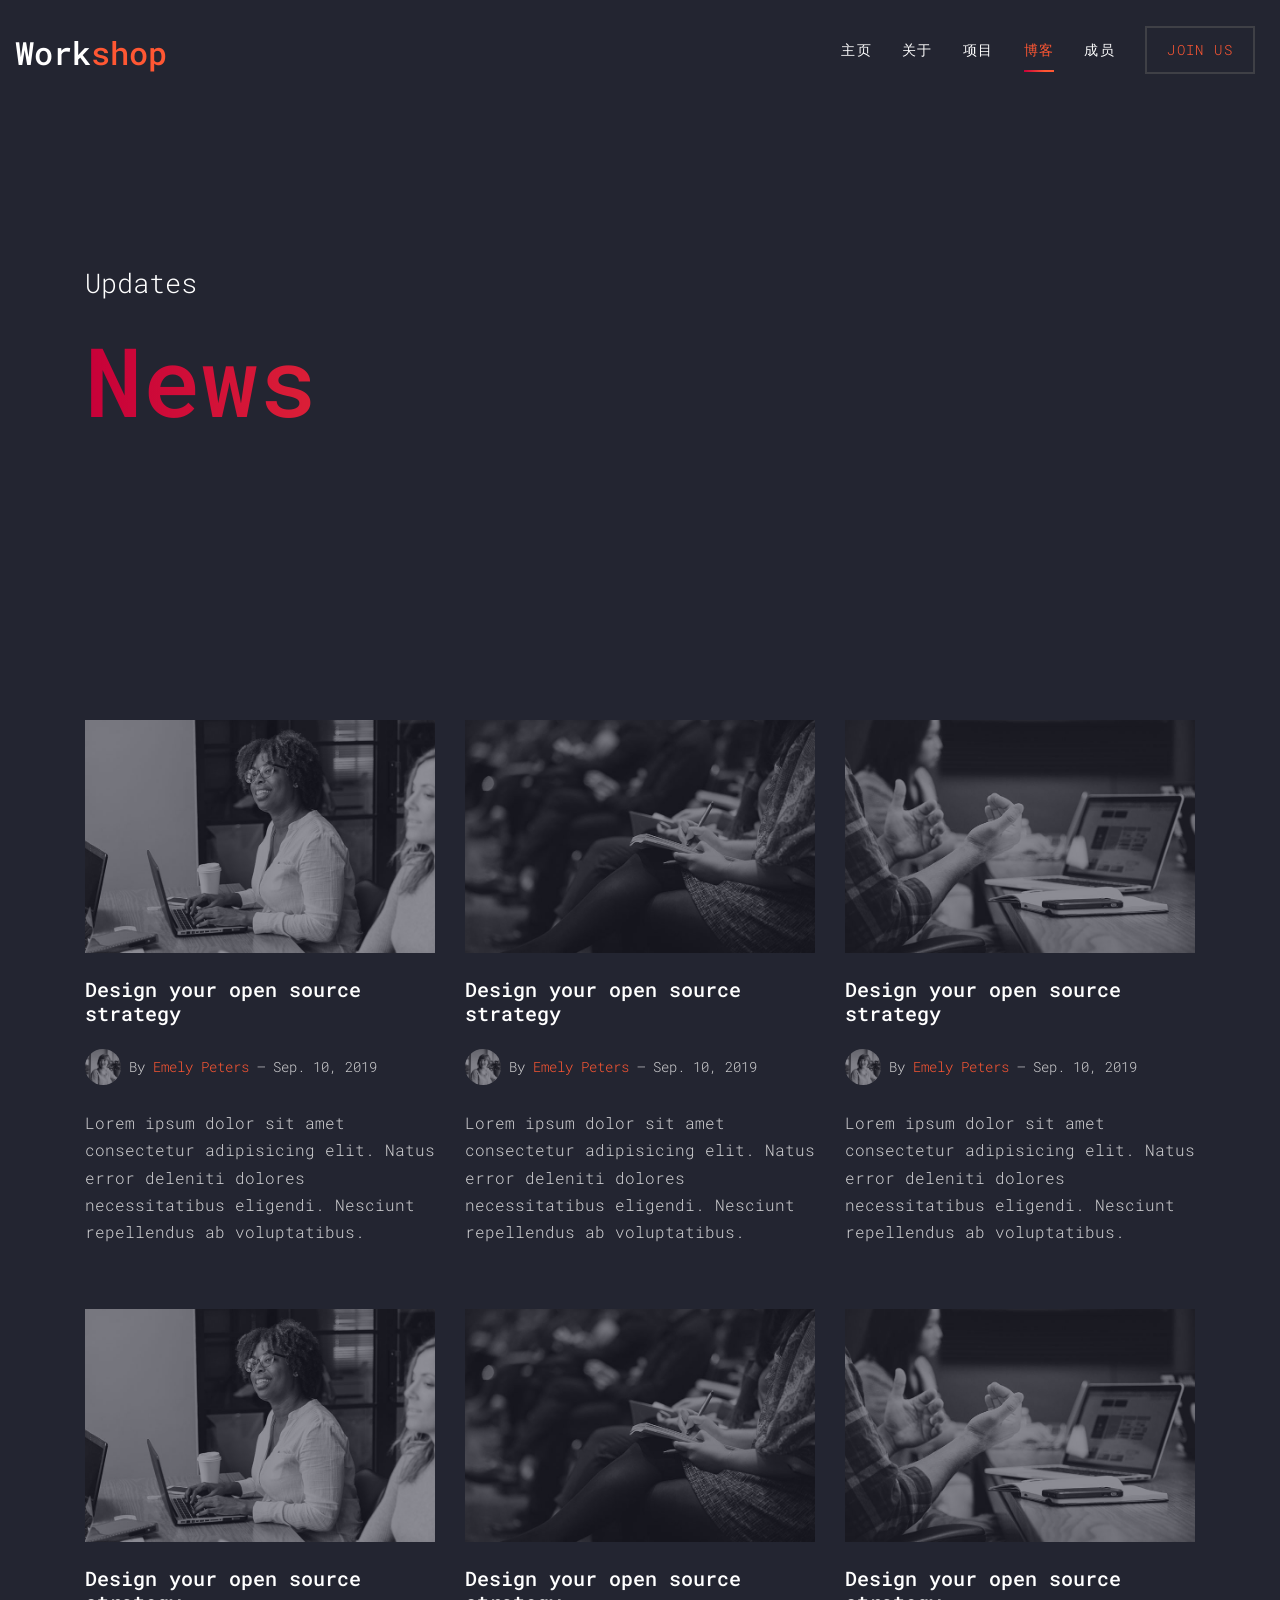
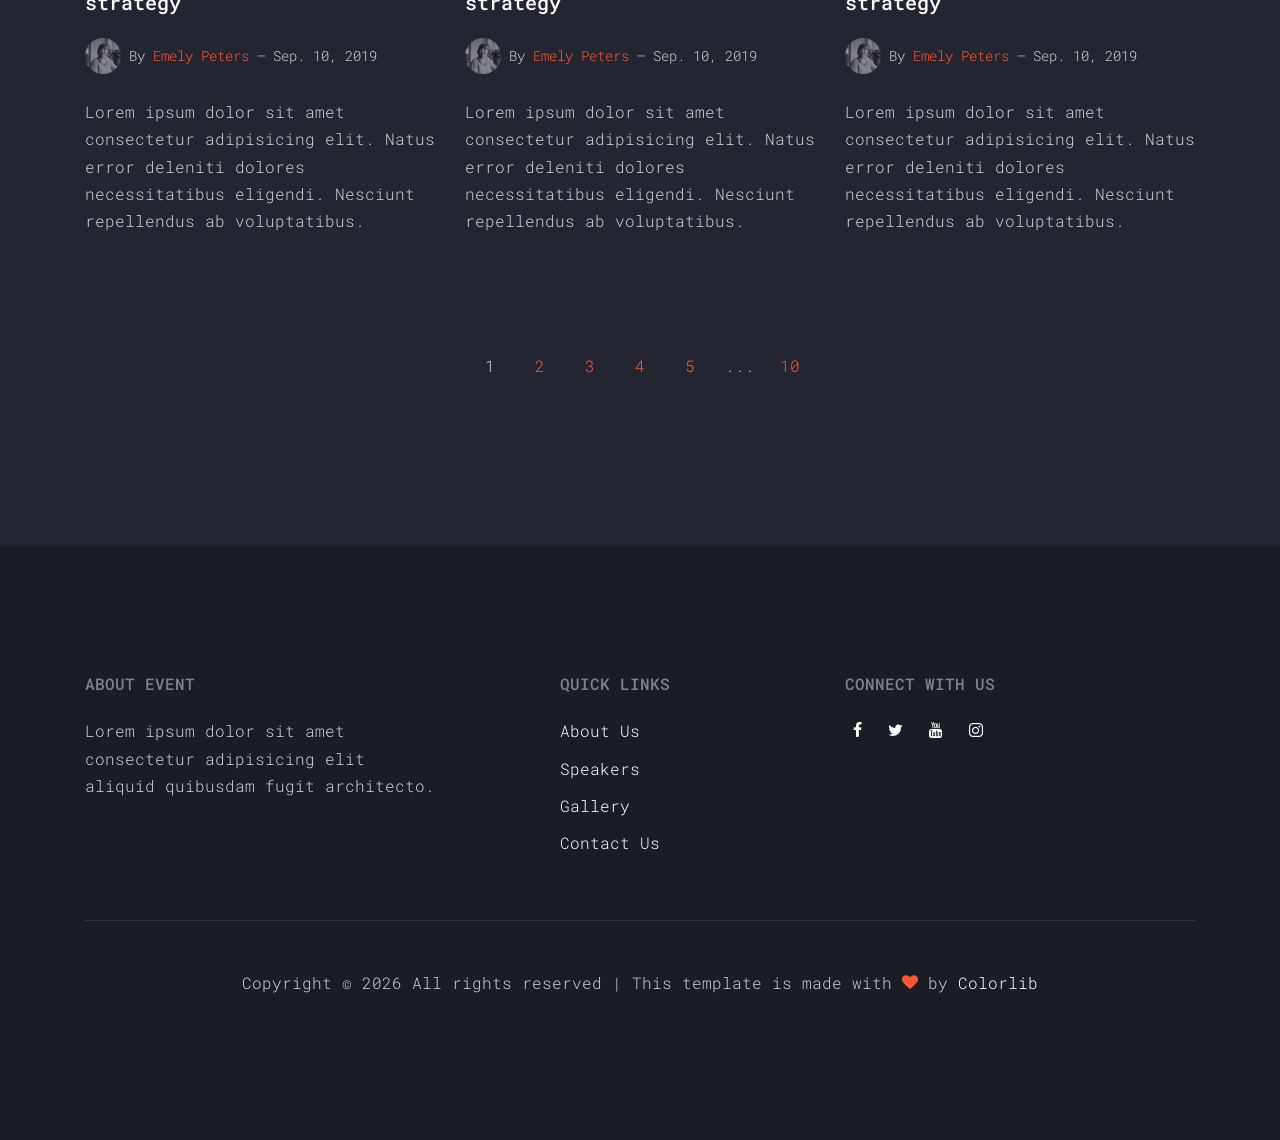
<file: blogs.html>
<!DOCTYPE html>
<html lang="en">

<head>
  <title>Workshop &mdash; Colorlib Website Template</title>
  <meta charset="utf-8">
  <meta name="viewport" content="width=device-width, initial-scale=1, shrink-to-fit=no">

  <link href="https://fonts.googleapis.com/css?family=Roboto+Mono" rel="stylesheet">
  <link rel="stylesheet" href="fonts/icomoon/style.css">
  <link rel="stylesheet" href="css/bootstrap.min.css">
  <link rel="stylesheet" href="css/magnific-popup.css">
  <link rel="stylesheet" href="css/jquery-ui.css">
  <link rel="stylesheet" href="css/owl.carousel.min.css">
  <link rel="stylesheet" href="css/owl.theme.default.min.css">
  <link rel="stylesheet" href="css/bootstrap-datepicker.css">
  <link rel="stylesheet" href="fonts/flaticon/font/flaticon.css">
  <link rel="stylesheet" href="css/aos.css">

  <link rel="stylesheet" href="css/style.css">
</head>

<body>

  <div class="site-wrap">

    <div class="site-mobile-menu">
      <div class="site-mobile-menu-header">
        <div class="site-mobile-menu-close mt-3">
          <span class="icon-close2 js-menu-toggle"></span>
        </div>
      </div>
      <div class="site-mobile-menu-body"></div>
    </div>

    <header class="site-navbar py-3" role="banner">
      <div class="container-fluid">
        <div class="row align-items-center">
          <div class="col-11 col-xl-2">
            <h1 class="mb-0"><a href="index.html" class="text-white h2 mb-0">Work<span class="text-primary">shop</span>
              </a></h1>
          </div>
          <div class="col-12 col-md-10 d-none d-xl-block">
            <nav class="site-navigation position-relative text-right" role="navigation">
              <ul class="site-menu js-clone-nav mx-auto d-none d-lg-block">
                <li><a href="index.html">主页</a></li>
                <li><a href="about.html">关于</a></li>
                <li><a href="projects.html">项目</a></li>
                <li class="active"><a href="news.html">博客</a></li>
                <li><a href="members.html">成员</a></li>
                <li class="cta"><a href="buy-tickets.html">Join Us</a></li>
              </ul>
            </nav>
          </div>
          <div class="d-inline-block d-xl-none ml-md-0 mr-auto py-3" style="position: relative; top: 3px;"><a href="#"
              class="site-menu-toggle js-menu-toggle text-white"><span class="icon-menu h3"></span></a></div>
        </div>
      </div>
  </div>
  </header>

  <div class="site-section site-hero inner">
    <div class="container">
      <div class="row align-items-center">
        <div class="col-md-10">
          <span class="d-block mb-3 caption" data-aos="fade-up">Updates</span>
          <h1 class="d-block mb-4" data-aos="fade-up" data-aos-delay="100">News</h1>
        </div>
      </div>
    </div>
  </div>

  <div class="site-section">
    <div class="container">
      <div class="row mb-5">
        <div class="col-md-6 col-lg-4 mb-5 mb-lg-5 blog-entry" data-aos="fade-up" data-aos-delay="200">
          <a href="#" class="d-block mb-4">
            <img src="images/img_1.jpg" alt="Image" class="img-fluid">
          </a>
          <h2 class="mb-4"><a href="#">Design your open source strategy</a></h2>
          <div class="mb-4 post-meta d-flex align-items-center">
            <div class="mr-2"><img src="images/person_1.jpg" alt="Image" class="img-fluid"></div>
            <div><span>By <a href="#">Emely Peters</a></span> &mdash; <span>Sep. 10, 2019</span></div>
          </div>
          <p>Lorem ipsum dolor sit amet consectetur adipisicing elit. Natus error deleniti dolores necessitatibus
            eligendi. Nesciunt repellendus ab voluptatibus.
        </div>

        <div class="col-md-6 col-lg-4 mb-5 mb-lg-5 blog-entry" data-aos="fade-up" data-aos-delay="300">
          <a href="#" class="d-block mb-4">
            <img src="images/img_2.jpg" alt="Image" class="img-fluid">
          </a>
          <h2 class="mb-4"><a href="#">Design your open source strategy</a></h2>
          <div class="mb-4 post-meta d-flex align-items-center">
            <div class="mr-2"><img src="images/person_1.jpg" alt="Image" class="img-fluid"></div>
            <div><span>By <a href="#">Emely Peters</a></span> &mdash; <span>Sep. 10, 2019</span></div>
          </div>
          <p>Lorem ipsum dolor sit amet consectetur adipisicing elit. Natus error deleniti dolores necessitatibus
            eligendi. Nesciunt repellendus ab voluptatibus.
        </div>

        <div class="col-md-6 col-lg-4 mb-5 mb-lg-5 blog-entry" data-aos="fade-up" data-aos-delay="400">
          <a href="#" class="d-block mb-4">
            <img src="images/img_3.jpg" alt="Image" class="img-fluid">
          </a>
          <h2 class="mb-4"><a href="#">Design your open source strategy</a></h2>
          <div class="mb-4 post-meta d-flex align-items-center">
            <div class="mr-2"><img src="images/person_1.jpg" alt="Image" class="img-fluid"></div>
            <div><span>By <a href="#">Emely Peters</a></span> &mdash; <span>Sep. 10, 2019</span></div>
          </div>
          <p>Lorem ipsum dolor sit amet consectetur adipisicing elit. Natus error deleniti dolores necessitatibus
            eligendi. Nesciunt repellendus ab voluptatibus.
        </div>

        <div class="col-md-6 col-lg-4 mb-5 mb-lg-5 blog-entry" data-aos="fade-up" data-aos-delay="200">
          <a href="#" class="d-block mb-4">
            <img src="images/img_1.jpg" alt="Image" class="img-fluid">
          </a>
          <h2 class="mb-4"><a href="#">Design your open source strategy</a></h2>
          <div class="mb-4 post-meta d-flex align-items-center">
            <div class="mr-2"><img src="images/person_1.jpg" alt="Image" class="img-fluid"></div>
            <div><span>By <a href="#">Emely Peters</a></span> &mdash; <span>Sep. 10, 2019</span></div>
          </div>
          <p>Lorem ipsum dolor sit amet consectetur adipisicing elit. Natus error deleniti dolores necessitatibus
            eligendi. Nesciunt repellendus ab voluptatibus.
        </div>

        <div class="col-md-6 col-lg-4 mb-5 mb-lg-5 blog-entry" data-aos="fade-up" data-aos-delay="300">
          <a href="#" class="d-block mb-4">
            <img src="images/img_2.jpg" alt="Image" class="img-fluid">
          </a>
          <h2 class="mb-4"><a href="#">Design your open source strategy</a></h2>
          <div class="mb-4 post-meta d-flex align-items-center">
            <div class="mr-2"><img src="images/person_1.jpg" alt="Image" class="img-fluid"></div>
            <div><span>By <a href="#">Emely Peters</a></span> &mdash; <span>Sep. 10, 2019</span></div>
          </div>
          <p>Lorem ipsum dolor sit amet consectetur adipisicing elit. Natus error deleniti dolores necessitatibus
            eligendi. Nesciunt repellendus ab voluptatibus.
        </div>

        <div class="col-md-6 col-lg-4 mb-5 mb-lg-5 blog-entry" data-aos="fade-up" data-aos-delay="400">
          <a href="#" class="d-block mb-4">
            <img src="images/img_3.jpg" alt="Image" class="img-fluid">
          </a>
          <h2 class="mb-4"><a href="#">Design your open source strategy</a></h2>
          <div class="mb-4 post-meta d-flex align-items-center">
            <div class="mr-2"><img src="images/person_1.jpg" alt="Image" class="img-fluid"></div>
            <div><span>By <a href="#">Emely Peters</a></span> &mdash; <span>Sep. 10, 2019</span></div>
          </div>
          <p>Lorem ipsum dolor sit amet consectetur adipisicing elit. Natus error deleniti dolores necessitatibus
            eligendi. Nesciunt repellendus ab voluptatibus.
        </div>

      </div>


      <div class="row" data-aos="fade-up" data-aos-delay="500">
        <div class="col-md-12 text-center">
          <div class="custom-pagination">
            <span>1</span>
            <a href="#">2</a>
            <a href="#">3</a>
            <a href="#">4</a>
            <a href="#">5</a>
            <span>...</span>
            <a href="#">10</a>
          </div>
        </div>
      </div>
    </div>
  </div>



  <footer class="site-footer">
    <div class="container">
      <div class="row mb-5">
        <div class="col-md-4">
          <h2 class="footer-heading text-uppercase mb-4">About Event</h2>
          <p>Lorem ipsum dolor sit amet consectetur adipisicing elit aliquid quibusdam fugit architecto.</p>
        </div>
        <div class="col-md-3 ml-auto">
          <h2 class="footer-heading text-uppercase mb-4">Quick Links</h2>
          <ul class="list-unstyled">
            <li><a href="#">About Us</a></li>
            <li><a href="#">Speakers</a></li>
            <li><a href="#">Gallery</a></li>
            <li><a href="#">Contact Us</a></li>
          </ul>
        </div>
        <div class="col-md-4">
          <h2 class="footer-heading text-uppercase mb-4">Connect with Us</h2>
          <p>
            <a href="#" class="p-2 pl-0"><span class="icon-facebook"></span></a>
            <a href="#" class="p-2"><span class="icon-twitter"></span></a>
            <a href="#" class="p-2"><span class="icon-youtube"></span></a>
            <a href="#" class="p-2"><span class="icon-instagram"></span></a>
          </p>
        </div>
      </div>
      <div class="row">

        <div class="col-md-12 text-center">
          <div class="border-top pt-5">
            <p>
              <!-- Link back to Colorlib can't be removed. Template is licensed under CC BY 3.0. -->
              Copyright &copy;
              <script>document.write(new Date().getFullYear());</script> All rights reserved | This template is made
              with <i class="icon-heart text-primary" aria-hidden="true"></i> by <a href="https://colorlib.com"
                target="_blank">Colorlib</a>
              <!-- Link back to Colorlib can't be removed. Template is licensed under CC BY 3.0. -->
            </p>
          </div>
        </div>
      </div>
    </div>
  </footer>

  </div>

  <script src="js/jquery-3.3.1.min.js"></script>
  <script src="js/jquery-migrate-3.0.1.min.js"></script>
  <script src="js/jquery-ui.js"></script>
  <script src="js/popper.min.js"></script>
  <script src="js/bootstrap.min.js"></script>
  <script src="js/owl.carousel.min.js"></script>
  <script src="js/jquery.stellar.min.js"></script>
  <script src="js/jquery.countdown.min.js"></script>
  <script src="js/jquery.magnific-popup.min.js"></script>
  <script src="js/bootstrap-datepicker.min.js"></script>
  <script src="js/aos.js"></script>

  <script src="js/main.js"></script>

</body>

</html>
</file>
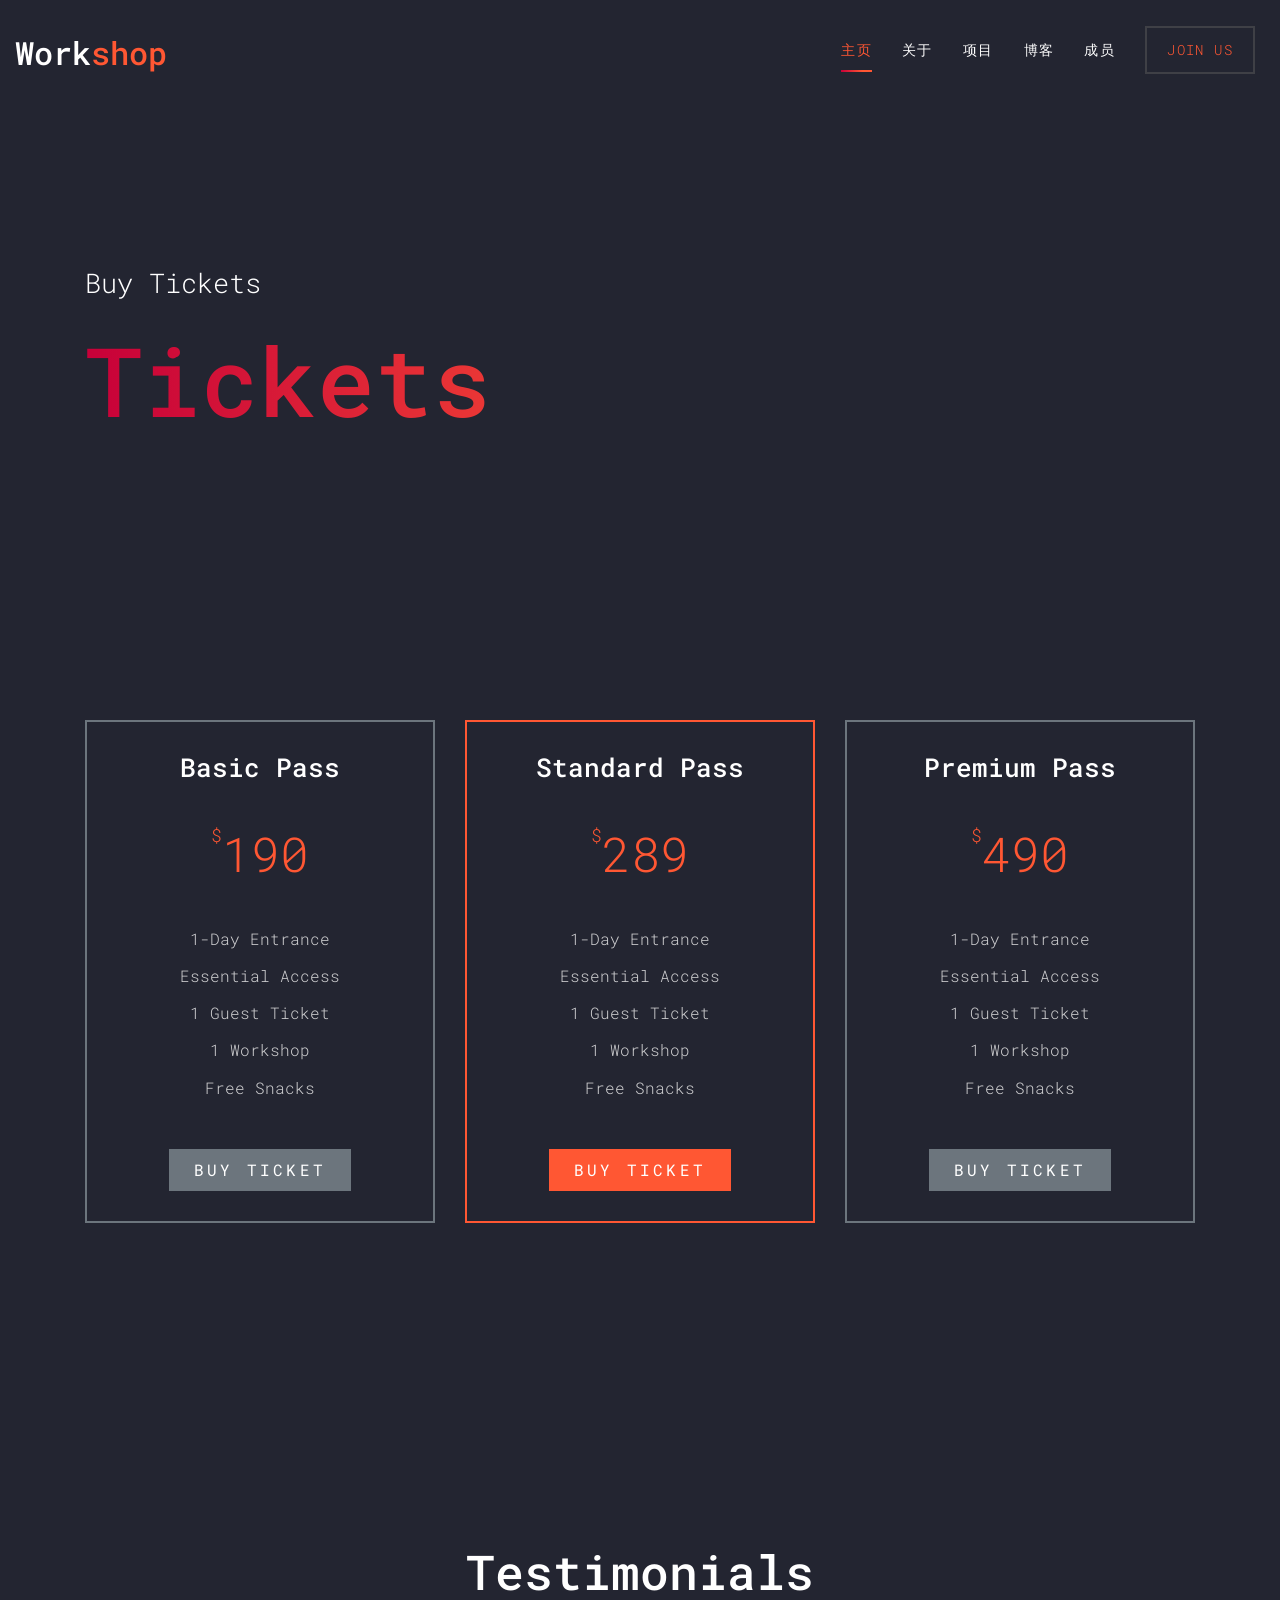
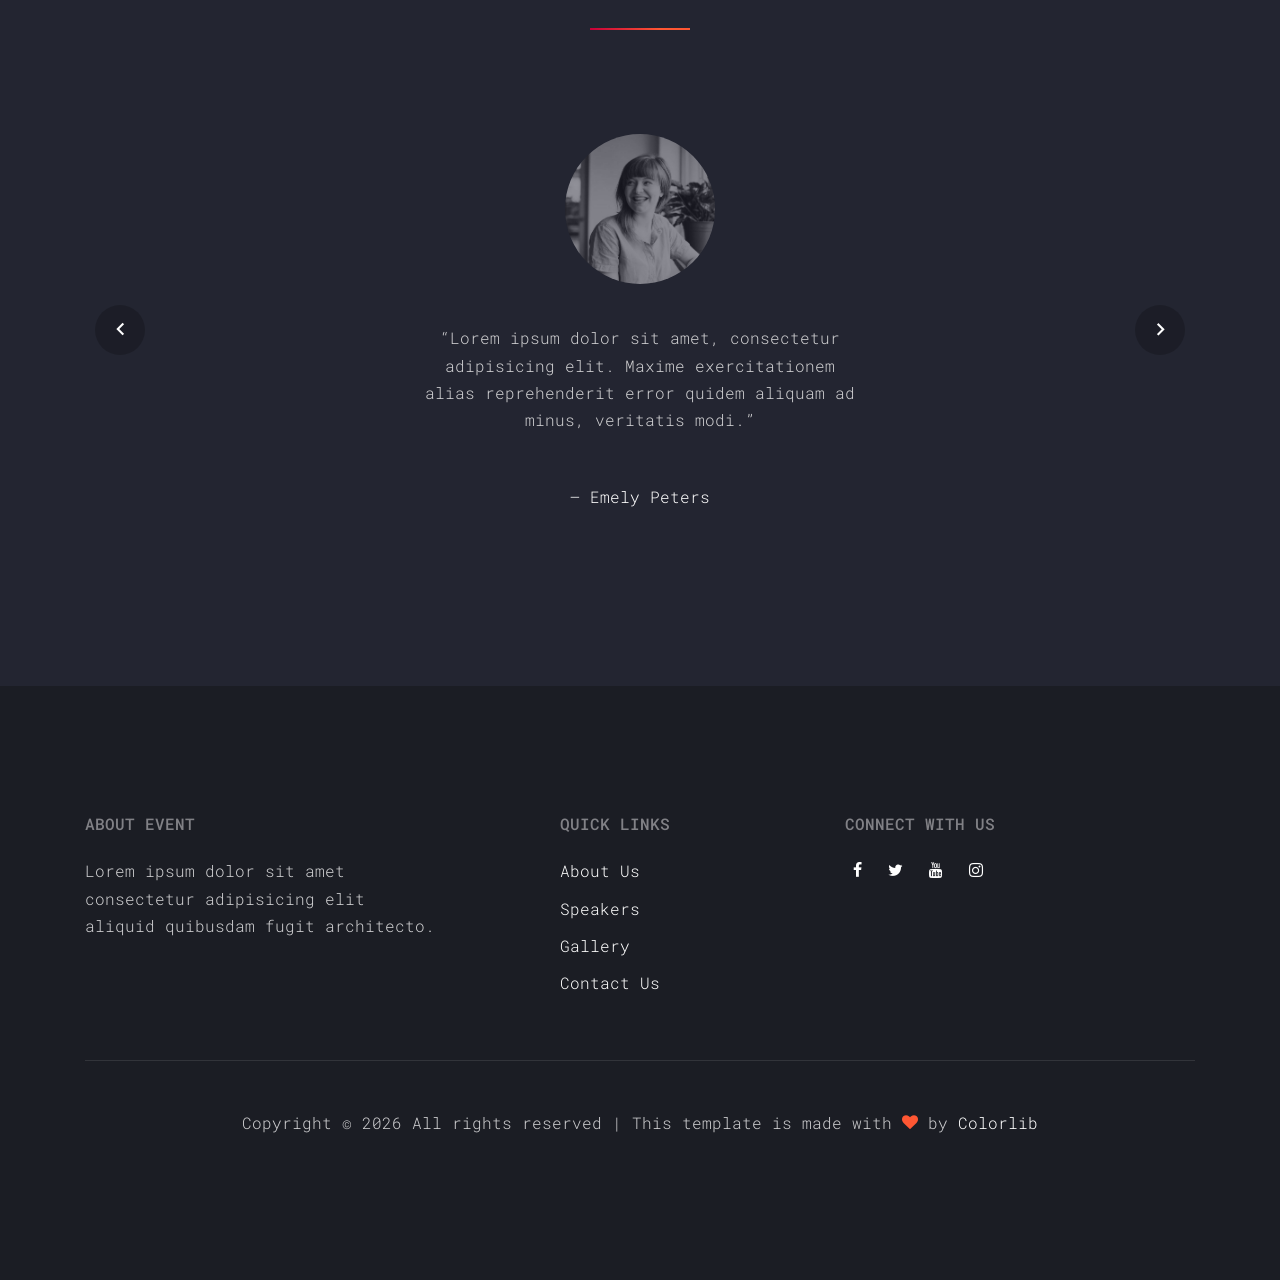
<file: joinus.html>
<!DOCTYPE html>
<html lang="en">

<head>
  <title>Workshop &mdash; Colorlib Website Template</title>
  <meta charset="utf-8">
  <meta name="viewport" content="width=device-width, initial-scale=1, shrink-to-fit=no">

  <link href="https://fonts.googleapis.com/css?family=Roboto+Mono" rel="stylesheet">
  <link rel="stylesheet" href="fonts/icomoon/style.css">
  <link rel="stylesheet" href="css/bootstrap.min.css">
  <link rel="stylesheet" href="css/magnific-popup.css">
  <link rel="stylesheet" href="css/jquery-ui.css">
  <link rel="stylesheet" href="css/owl.carousel.min.css">
  <link rel="stylesheet" href="css/owl.theme.default.min.css">
  <link rel="stylesheet" href="css/bootstrap-datepicker.css">
  <link rel="stylesheet" href="fonts/flaticon/font/flaticon.css">
  <link rel="stylesheet" href="css/aos.css">

  <link rel="stylesheet" href="css/style.css">
</head>

<body>

  <div class="site-wrap">

    <div class="site-mobile-menu">
      <div class="site-mobile-menu-header">
        <div class="site-mobile-menu-close mt-3">
          <span class="icon-close2 js-menu-toggle"></span>
        </div>
      </div>
      <div class="site-mobile-menu-body"></div>
    </div>

    <header class="site-navbar py-3" role="banner">
      <div class="container-fluid">
        <div class="row align-items-center">
          <div class="col-11 col-xl-2">
            <h1 class="mb-0"><a href="index.html" class="text-white h2 mb-0">Work<span class="text-primary">shop</span>
              </a></h1>
          </div>
          <div class="col-12 col-md-10 d-none d-xl-block">
            <nav class="site-navigation position-relative text-right" role="navigation">
              <ul class="site-menu js-clone-nav mx-auto d-none d-lg-block">
                <li class="active"><a href="index.html">主页</a></li>
                <li><a href="about.html">关于</a></li>
                <li><a href="projects.html">项目</a></li>
                <li><a href="blogs.html">博客</a></li>
                <li><a href="members.html">成员</a></li>
                <li class="cta"><a href="joinus.html">Join Us</a></li>
              </ul>
            </nav>
          </div>
          <div class="d-inline-block d-xl-none ml-md-0 mr-auto py-3" style="position: relative; top: 3px;"><a href="#"
              class="site-menu-toggle js-menu-toggle text-white"><span class="icon-menu h3"></span></a></div>
        </div>
      </div>
  </div>
  </header>

  <div class="site-section site-hero inner">
    <div class="container">
      <div class="row align-items-center">
        <div class="col-md-10">
          <span class="d-block mb-3 caption">Buy Tickets</span>
          <h1 class="d-block mb-4">Tickets</h1>
        </div>
      </div>
    </div>
  </div>

  <div class="site-section">
    <div class="container">


      <div class="row">
        <div class="col-md-6 col-lg-4 mb-5 mb-lg-0" data-aos="fade-up" data-aos-delay="200">
          <div class="pricing border-secondary text-center">
            <h2>Basic Pass</h2>
            <div class="amount"><sup>$</sup><span class="number">190</span> </div>
            <ul class="list-unstyled mb-5">
              <li>1-Day Entrance</li>
              <li>Essential Access</li>
              <li>1 Guest Ticket</li>
              <li>1 Workshop</li>
              <li>Free Snacks</li>
            </ul>
            <div><a href="#" class="btn btn-secondary px-4 py-2">Buy Ticket</a></div>
          </div>
        </div>

        <div class="col-md-6 col-lg-4 mb-5 mb-lg-0" data-aos="fade-up" data-aos-delay="300">
          <div class="pricing border-primary text-center">
            <h2>Standard Pass</h2>
            <div class="amount"><sup>$</sup><span class="number">289</span> </div>
            <ul class="list-unstyled mb-5">
              <li>1-Day Entrance</li>
              <li>Essential Access</li>
              <li>1 Guest Ticket</li>
              <li>1 Workshop</li>
              <li>Free Snacks</li>
            </ul>
            <div><a href="#" class="btn btn-primary px-4 py-2">Buy Ticket</a></div>
          </div>
        </div>

        <div class="col-md-6 col-lg-4 mb-5 mb-lg-0" data-aos="fade-up" data-aos-delay="400">
          <div class="pricing border-secondary text-center">
            <h2>Premium Pass</h2>
            <div class="amount"><sup>$</sup><span class="number">490</span> </div>
            <ul class="list-unstyled mb-5">
              <li>1-Day Entrance</li>
              <li>Essential Access</li>
              <li>1 Guest Ticket</li>
              <li>1 Workshop</li>
              <li>Free Snacks</li>
            </ul>
            <div><a href="#" class="btn btn-secondary px-4 py-2">Buy Ticket</a></div>
          </div>
        </div>
      </div>
    </div>
  </div>


  <div class="site-section" data-aos="fade">
    <div class="container">
      <div class="row mb-5 justify-content-center">
        <div class="col-lg-4 mb-5">
          <div class="site-section-heading">
            <h2 class="text-center">Testimonials</h2>
          </div>
        </div>
      </div>

      <div class="slide-one-item home-slider owl-carousel">

        <div class="row justify-content-center">

          <div class="testimony text-center col-md-5">
            <figure>
              <img src="images/person_1.jpg" alt="Image" class="img-fluid">
            </figure>
            <blockquote>
              <p>&ldquo;Lorem ipsum dolor sit amet, consectetur adipisicing elit. Maxime exercitationem alias
                reprehenderit error quidem aliquam ad minus, veritatis modi.&rdquo;</p>
              <p class="author">&mdash; Emely Peters</p>
            </blockquote>
          </div>
        </div>

        <div class="row justify-content-center">
          <div class="testimony text-center col-md-5">
            <figure>
              <img src="images/person_2.jpg" alt="Image" class="img-fluid">
            </figure>
            <blockquote>
              <p>&ldquo;Lorem ipsum dolor sit amet, consectetur adipisicing elit. Maxime exercitationem alias
                reprehenderit error quidem aliquam ad minus, veritatis modi.&rdquo;</p>
              <p class="author">&mdash; Alex Anchors</p>
            </blockquote>
          </div>
        </div>

        <div class="row justify-content-center">
          <div class="testimony text-center col-md-5">
            <figure>
              <img src="images/person_3.jpg" alt="Image" class="img-fluid">
            </figure>
            <blockquote>
              <p>&ldquo;Lorem ipsum dolor sit amet, consectetur adipisicing elit. Maxime exercitationem alias
                reprehenderit error quidem aliquam ad minus, veritatis modi.&rdquo;</p>
              <p class="author">&mdash; Aaron Thomas</p>
            </blockquote>
          </div>
        </div>

        <div class="row justify-content-center">
          <div class="testimony text-center col-md-5">
            <figure>
              <img src="images/person_1.jpg" alt="Image" class="img-fluid">
            </figure>
            <blockquote>
              <p>&ldquo;Lorem ipsum dolor sit amet, consectetur adipisicing elit. Maxime exercitationem alias
                reprehenderit error quidem aliquam ad minus, veritatis modi.&rdquo;</p>
              <p class="author">&mdash; Emely Peters</p>
            </blockquote>
          </div>
        </div>

        <div class="row justify-content-center">
          <div class="testimony text-center col-md-5">
            <figure>
              <img src="images/person_2.jpg" alt="Image" class="img-fluid">
            </figure>
            <blockquote>
              <p>&ldquo;Lorem ipsum dolor sit amet, consectetur adipisicing elit. Maxime exercitationem alias
                reprehenderit error quidem aliquam ad minus, veritatis modi.&rdquo;</p>
              <p class="author">&mdash; Alex Anchors</p>
            </blockquote>
          </div>
        </div>

        <div class="row justify-content-center">
          <div class="testimony text-center col-md-5">
            <figure>
              <img src="images/person_3.jpg" alt="Image" class="img-fluid">
            </figure>
            <blockquote>
              <p>&ldquo;Lorem ipsum dolor sit amet, consectetur adipisicing elit. Maxime exercitationem alias
                reprehenderit error quidem aliquam ad minus, veritatis modi.&rdquo;</p>
              <p class="author">&mdash; Aaron Thomas</p>
            </blockquote>
          </div>
        </div>

      </div>





    </div>
  </div>


  <footer class="site-footer">
    <div class="container">
      <div class="row mb-5">
        <div class="col-md-4">
          <h2 class="footer-heading text-uppercase mb-4">About Event</h2>
          <p>Lorem ipsum dolor sit amet consectetur adipisicing elit aliquid quibusdam fugit architecto.</p>
        </div>
        <div class="col-md-3 ml-auto">
          <h2 class="footer-heading text-uppercase mb-4">Quick Links</h2>
          <ul class="list-unstyled">
            <li><a href="#">About Us</a></li>
            <li><a href="#">Speakers</a></li>
            <li><a href="#">Gallery</a></li>
            <li><a href="#">Contact Us</a></li>
          </ul>
        </div>
        <div class="col-md-4">
          <h2 class="footer-heading text-uppercase mb-4">Connect with Us</h2>
          <p>
            <a href="#" class="p-2 pl-0"><span class="icon-facebook"></span></a>
            <a href="#" class="p-2"><span class="icon-twitter"></span></a>
            <a href="#" class="p-2"><span class="icon-youtube"></span></a>
            <a href="#" class="p-2"><span class="icon-instagram"></span></a>
          </p>
        </div>
      </div>
      <div class="row">

        <div class="col-md-12 text-center">
          <div class="border-top pt-5">
            <p>
              <!-- Link back to Colorlib can't be removed. Template is licensed under CC BY 3.0. -->
              Copyright &copy;
              <script>document.write(new Date().getFullYear());</script> All rights reserved | This template is made
              with <i class="icon-heart text-primary" aria-hidden="true"></i> by <a href="https://colorlib.com"
                target="_blank">Colorlib</a>
              <!-- Link back to Colorlib can't be removed. Template is licensed under CC BY 3.0. -->
            </p>
          </div>
        </div>
      </div>
    </div>
  </footer>

  </div>

  <script src="js/jquery-3.3.1.min.js"></script>
  <script src="js/jquery-migrate-3.0.1.min.js"></script>
  <script src="js/jquery-ui.js"></script>
  <script src="js/popper.min.js"></script>
  <script src="js/bootstrap.min.js"></script>
  <script src="js/owl.carousel.min.js"></script>
  <script src="js/jquery.stellar.min.js"></script>
  <script src="js/jquery.countdown.min.js"></script>
  <script src="js/jquery.magnific-popup.min.js"></script>
  <script src="js/bootstrap-datepicker.min.js"></script>
  <script src="js/aos.js"></script>

  <script src="js/main.js"></script>

</body>

</html>
</file>
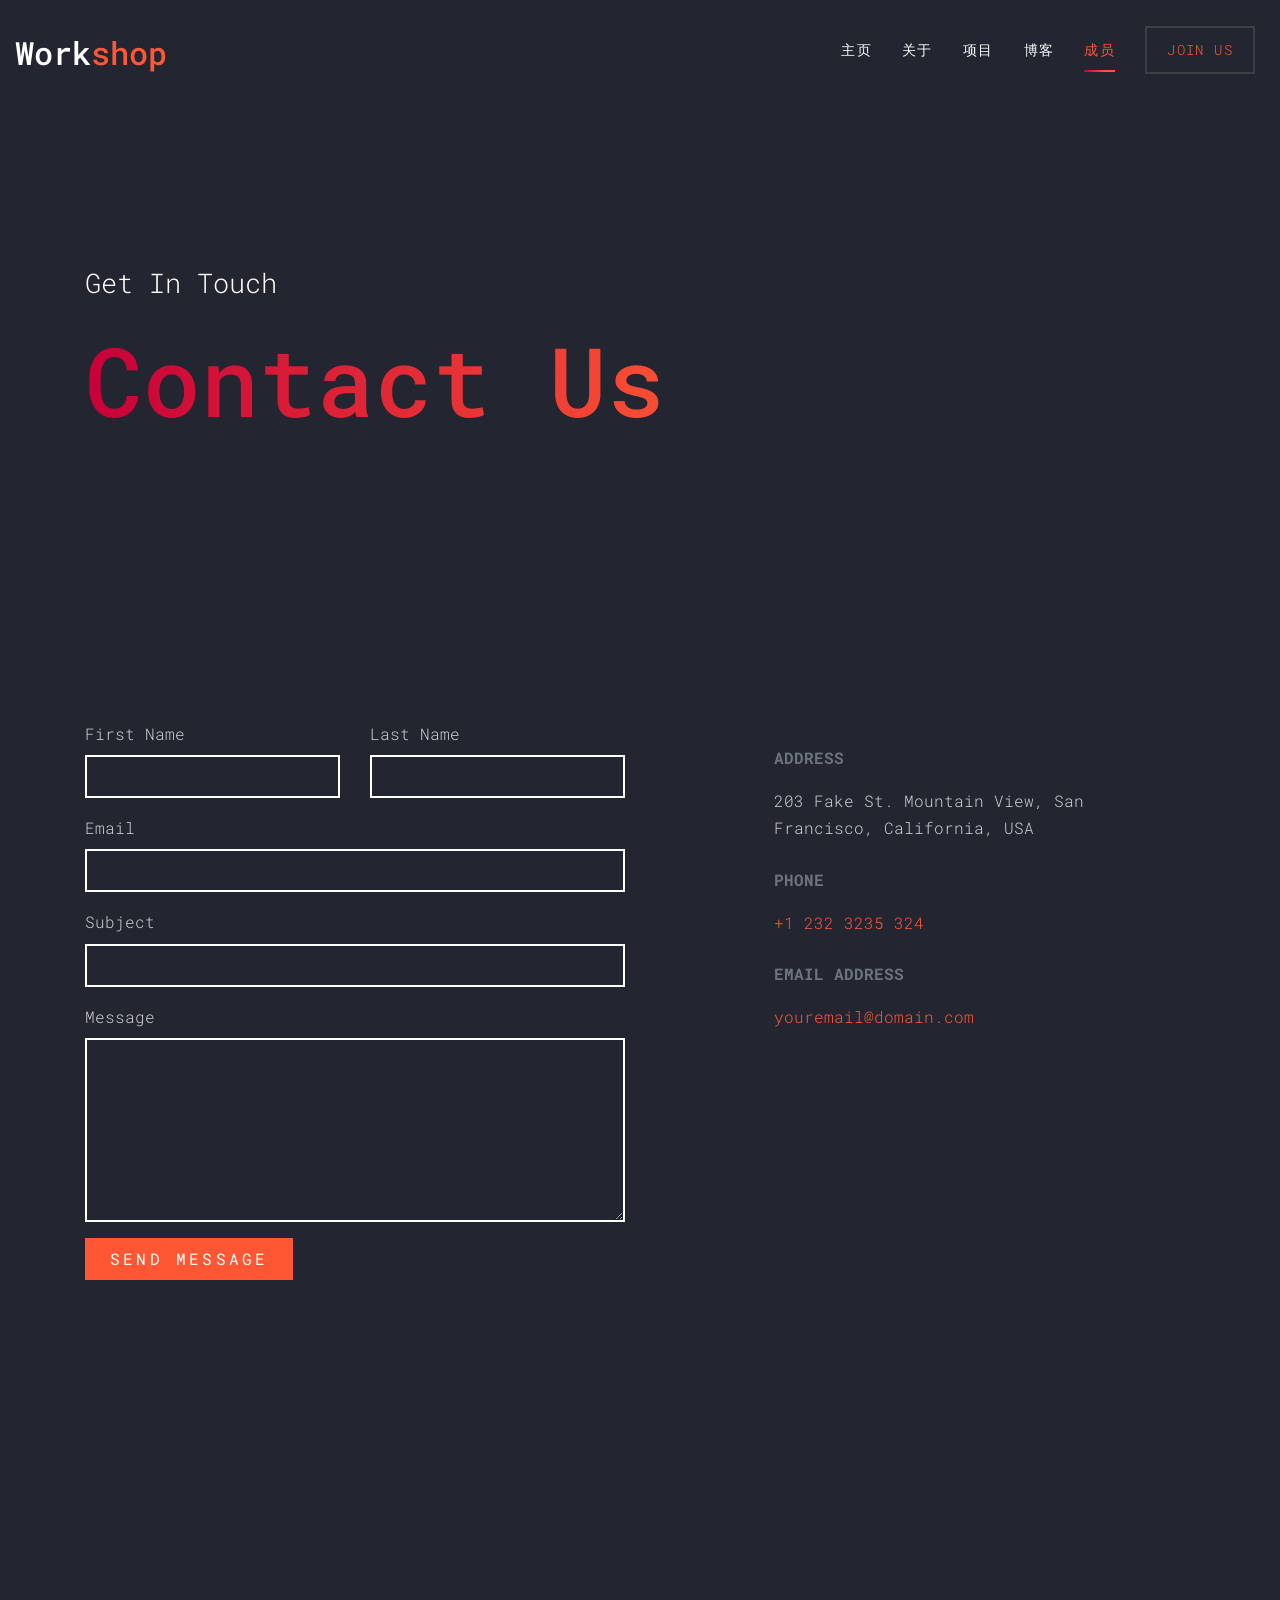
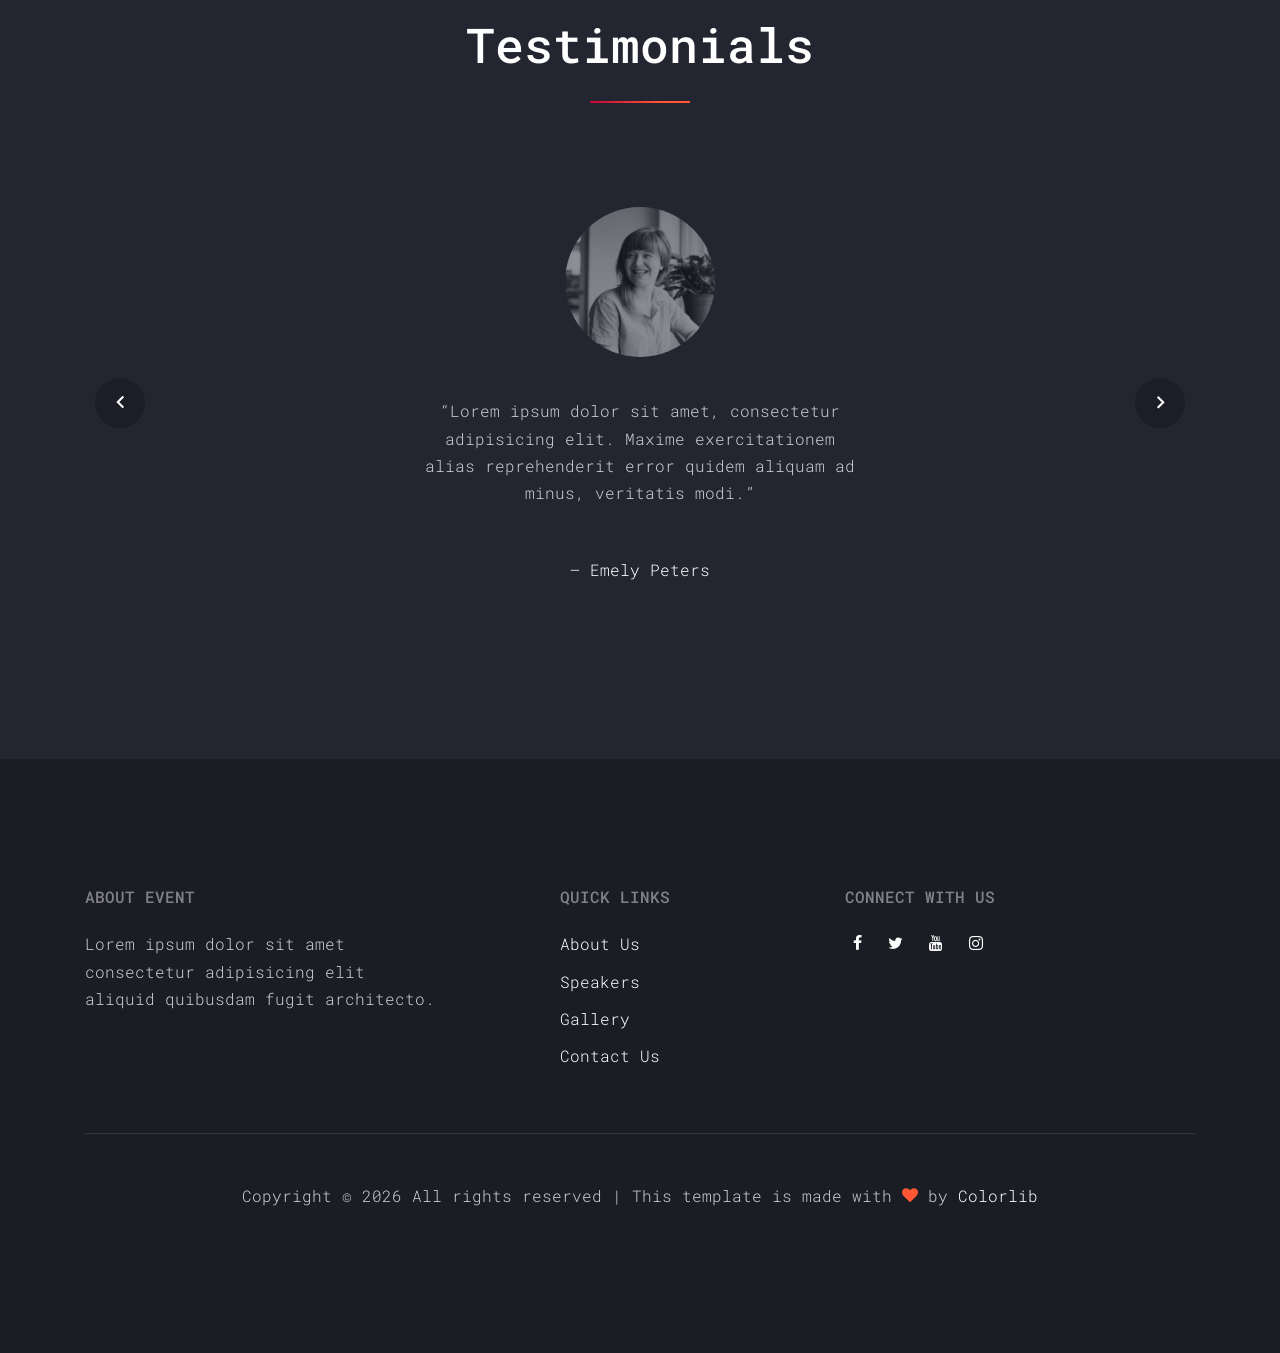
<file: members.html>
<!DOCTYPE html>
<html lang="en">

<head>
  <title>Workshop &mdash; Colorlib Website Template</title>
  <meta charset="utf-8">
  <meta name="viewport" content="width=device-width, initial-scale=1, shrink-to-fit=no">

  <link href="https://fonts.googleapis.com/css?family=Roboto+Mono" rel="stylesheet">
  <link rel="stylesheet" href="fonts/icomoon/style.css">
  <link rel="stylesheet" href="css/bootstrap.min.css">
  <link rel="stylesheet" href="css/magnific-popup.css">
  <link rel="stylesheet" href="css/jquery-ui.css">
  <link rel="stylesheet" href="css/owl.carousel.min.css">
  <link rel="stylesheet" href="css/owl.theme.default.min.css">
  <link rel="stylesheet" href="css/bootstrap-datepicker.css">
  <link rel="stylesheet" href="fonts/flaticon/font/flaticon.css">
  <link rel="stylesheet" href="css/aos.css">

  <link rel="stylesheet" href="css/style.css">
</head>

<body>

  <div class="site-wrap">

    <div class="site-mobile-menu">
      <div class="site-mobile-menu-header">
        <div class="site-mobile-menu-close mt-3">
          <span class="icon-close2 js-menu-toggle"></span>
        </div>
      </div>
      <div class="site-mobile-menu-body"></div>
    </div>

    <header class="site-navbar py-3" role="banner">
      <div class="container-fluid">
        <div class="row align-items-center">
          <div class="col-11 col-xl-2">
            <h1 class="mb-0"><a href="index.html" class="text-white h2 mb-0">Work<span class="text-primary">shop</span>
              </a></h1>
          </div>
          <div class="col-12 col-md-10 d-none d-xl-block">
            <nav class="site-navigation position-relative text-right" role="navigation">
              <ul class="site-menu js-clone-nav mx-auto d-none d-lg-block">
                <li><a href="index.html">主页</a></li>
                <li><a href="about.html">关于</a></li>
                <li><a href="projects.html">项目</a></li>
                <li><a href="news.html">博客</a></li>
                <li class="active"><a href="members.html">成员</a></li>
                <li class="cta"><a href="buy-tickets.html">Join Us</a></li>
              </ul>
            </nav>
          </div>
          <div class="d-inline-block d-xl-none ml-md-0 mr-auto py-3" style="position: relative; top: 3px;"><a href="#"
              class="site-menu-toggle js-menu-toggle text-white"><span class="icon-menu h3"></span></a></div>
        </div>
      </div>
  </div>
  </header>

  <div class="site-section site-hero inner">
    <div class="container">
      <div class="row align-items-center">
        <div class="col-md-10">
          <span class="d-block mb-3 caption" data-aos="fade-up">Get In Touch</span>
          <h1 class="d-block mb-4" data-aos="fade-up" data-aos-delay="100">Contact Us</h1>
        </div>
      </div>
    </div>
  </div>

  <div class="site-section">
    <div class="container">
      <div class="row">
        <div class="col-md-6" data-aos="fade-up">
          <form action="#">


            <div class="row form-group">
              <div class="col-md-6 mb-3 mb-md-0">
                <label class="" for="fname">First Name</label>
                <input type="text" id="fname" class="form-control">
              </div>
              <div class="col-md-6">
                <label class="" for="lname">Last Name</label>
                <input type="text" id="lname" class="form-control">
              </div>
            </div>

            <div class="row form-group">

              <div class="col-md-12">
                <label class="" for="email">Email</label>
                <input type="email" id="email" class="form-control">
              </div>
            </div>

            <div class="row form-group">

              <div class="col-md-12">
                <label class="" for="subject">Subject</label>
                <input type="subject" id="subject" class="form-control">
              </div>
            </div>

            <div class="row form-group">
              <div class="col-md-12">
                <label class="" for="message">Message</label>
                <textarea name="message" id="message" cols="30" rows="7" class="form-control"></textarea>
              </div>
            </div>

            <div class="row form-group">
              <div class="col-md-12">
                <input type="submit" value="Send Message" class="btn btn-primary py-2 px-4 text-white">
              </div>
            </div>


          </form>
        </div>
        <div class="col-md-5 ml-auto" data-aos="fade-up" data-aos-delay="100">
          <div class="p-4 mb-3">
            <p class="mb-0 font-weight-bold text-secondary text-uppercase mb-3">Address</p>
            <p class="mb-4">203 Fake St. Mountain View, San Francisco, California, USA</p>

            <p class="mb-0 font-weight-bold text-secondary text-uppercase mb-3">Phone</p>
            <p class="mb-4"><a href="#">+1 232 3235 324</a></p>

            <p class="mb-0 font-weight-bold text-secondary text-uppercase mb-3">Email Address</p>
            <p class="mb-0"><a href="#">youremail@domain.com</a></p>

          </div>
        </div>
      </div>
    </div>
  </div>


  <div class="site-section" data-aos="fade">
    <div class="container">
      <div class="row mb-5 justify-content-center">
        <div class="col-lg-4 mb-5">
          <div class="site-section-heading">
            <h2 class="text-center">Testimonials</h2>
          </div>
        </div>
      </div>

      <div class="slide-one-item home-slider owl-carousel">

        <div class="row justify-content-center">

          <div class="testimony text-center col-md-5">
            <figure>
              <img src="images/person_1.jpg" alt="Image" class="img-fluid">
            </figure>
            <blockquote>
              <p>&ldquo;Lorem ipsum dolor sit amet, consectetur adipisicing elit. Maxime exercitationem alias
                reprehenderit error quidem aliquam ad minus, veritatis modi.&rdquo;</p>
              <p class="author">&mdash; Emely Peters</p>
            </blockquote>
          </div>
        </div>

        <div class="row justify-content-center">
          <div class="testimony text-center col-md-5">
            <figure>
              <img src="images/person_2.jpg" alt="Image" class="img-fluid">
            </figure>
            <blockquote>
              <p>&ldquo;Lorem ipsum dolor sit amet, consectetur adipisicing elit. Maxime exercitationem alias
                reprehenderit error quidem aliquam ad minus, veritatis modi.&rdquo;</p>
              <p class="author">&mdash; Alex Anchors</p>
            </blockquote>
          </div>
        </div>

        <div class="row justify-content-center">
          <div class="testimony text-center col-md-5">
            <figure>
              <img src="images/person_3.jpg" alt="Image" class="img-fluid">
            </figure>
            <blockquote>
              <p>&ldquo;Lorem ipsum dolor sit amet, consectetur adipisicing elit. Maxime exercitationem alias
                reprehenderit error quidem aliquam ad minus, veritatis modi.&rdquo;</p>
              <p class="author">&mdash; Aaron Thomas</p>
            </blockquote>
          </div>
        </div>

        <div class="row justify-content-center">
          <div class="testimony text-center col-md-5">
            <figure>
              <img src="images/person_1.jpg" alt="Image" class="img-fluid">
            </figure>
            <blockquote>
              <p>&ldquo;Lorem ipsum dolor sit amet, consectetur adipisicing elit. Maxime exercitationem alias
                reprehenderit error quidem aliquam ad minus, veritatis modi.&rdquo;</p>
              <p class="author">&mdash; Emely Peters</p>
            </blockquote>
          </div>
        </div>

        <div class="row justify-content-center">
          <div class="testimony text-center col-md-5">
            <figure>
              <img src="images/person_2.jpg" alt="Image" class="img-fluid">
            </figure>
            <blockquote>
              <p>&ldquo;Lorem ipsum dolor sit amet, consectetur adipisicing elit. Maxime exercitationem alias
                reprehenderit error quidem aliquam ad minus, veritatis modi.&rdquo;</p>
              <p class="author">&mdash; Alex Anchors</p>
            </blockquote>
          </div>
        </div>

        <div class="row justify-content-center">
          <div class="testimony text-center col-md-5">
            <figure>
              <img src="images/person_3.jpg" alt="Image" class="img-fluid">
            </figure>
            <blockquote>
              <p>&ldquo;Lorem ipsum dolor sit amet, consectetur adipisicing elit. Maxime exercitationem alias
                reprehenderit error quidem aliquam ad minus, veritatis modi.&rdquo;</p>
              <p class="author">&mdash; Aaron Thomas</p>
            </blockquote>
          </div>
        </div>

      </div>





    </div>
  </div>


  <footer class="site-footer">
    <div class="container">
      <div class="row mb-5">
        <div class="col-md-4">
          <h2 class="footer-heading text-uppercase mb-4">About Event</h2>
          <p>Lorem ipsum dolor sit amet consectetur adipisicing elit aliquid quibusdam fugit architecto.</p>
        </div>
        <div class="col-md-3 ml-auto">
          <h2 class="footer-heading text-uppercase mb-4">Quick Links</h2>
          <ul class="list-unstyled">
            <li><a href="#">About Us</a></li>
            <li><a href="#">Speakers</a></li>
            <li><a href="#">Gallery</a></li>
            <li><a href="#">Contact Us</a></li>
          </ul>
        </div>
        <div class="col-md-4">
          <h2 class="footer-heading text-uppercase mb-4">Connect with Us</h2>
          <p>
            <a href="#" class="p-2 pl-0"><span class="icon-facebook"></span></a>
            <a href="#" class="p-2"><span class="icon-twitter"></span></a>
            <a href="#" class="p-2"><span class="icon-youtube"></span></a>
            <a href="#" class="p-2"><span class="icon-instagram"></span></a>
          </p>
        </div>
      </div>
      <div class="row">

        <div class="col-md-12 text-center">
          <div class="border-top pt-5">
            <p>
              <!-- Link back to Colorlib can't be removed. Template is licensed under CC BY 3.0. -->
              Copyright &copy;
              <script>document.write(new Date().getFullYear());</script> All rights reserved | This template is made
              with <i class="icon-heart text-primary" aria-hidden="true"></i> by <a href="https://colorlib.com"
                target="_blank">Colorlib</a>
              <!-- Link back to Colorlib can't be removed. Template is licensed under CC BY 3.0. -->
            </p>
          </div>
        </div>
      </div>
    </div>
  </footer>

  </div>

  <script src="js/jquery-3.3.1.min.js"></script>
  <script src="js/jquery-migrate-3.0.1.min.js"></script>
  <script src="js/jquery-ui.js"></script>
  <script src="js/popper.min.js"></script>
  <script src="js/bootstrap.min.js"></script>
  <script src="js/owl.carousel.min.js"></script>
  <script src="js/jquery.stellar.min.js"></script>
  <script src="js/jquery.countdown.min.js"></script>
  <script src="js/jquery.magnific-popup.min.js"></script>
  <script src="js/bootstrap-datepicker.min.js"></script>
  <script src="js/aos.js"></script>

  <script src="js/main.js"></script>

</body>

</html>
</file>
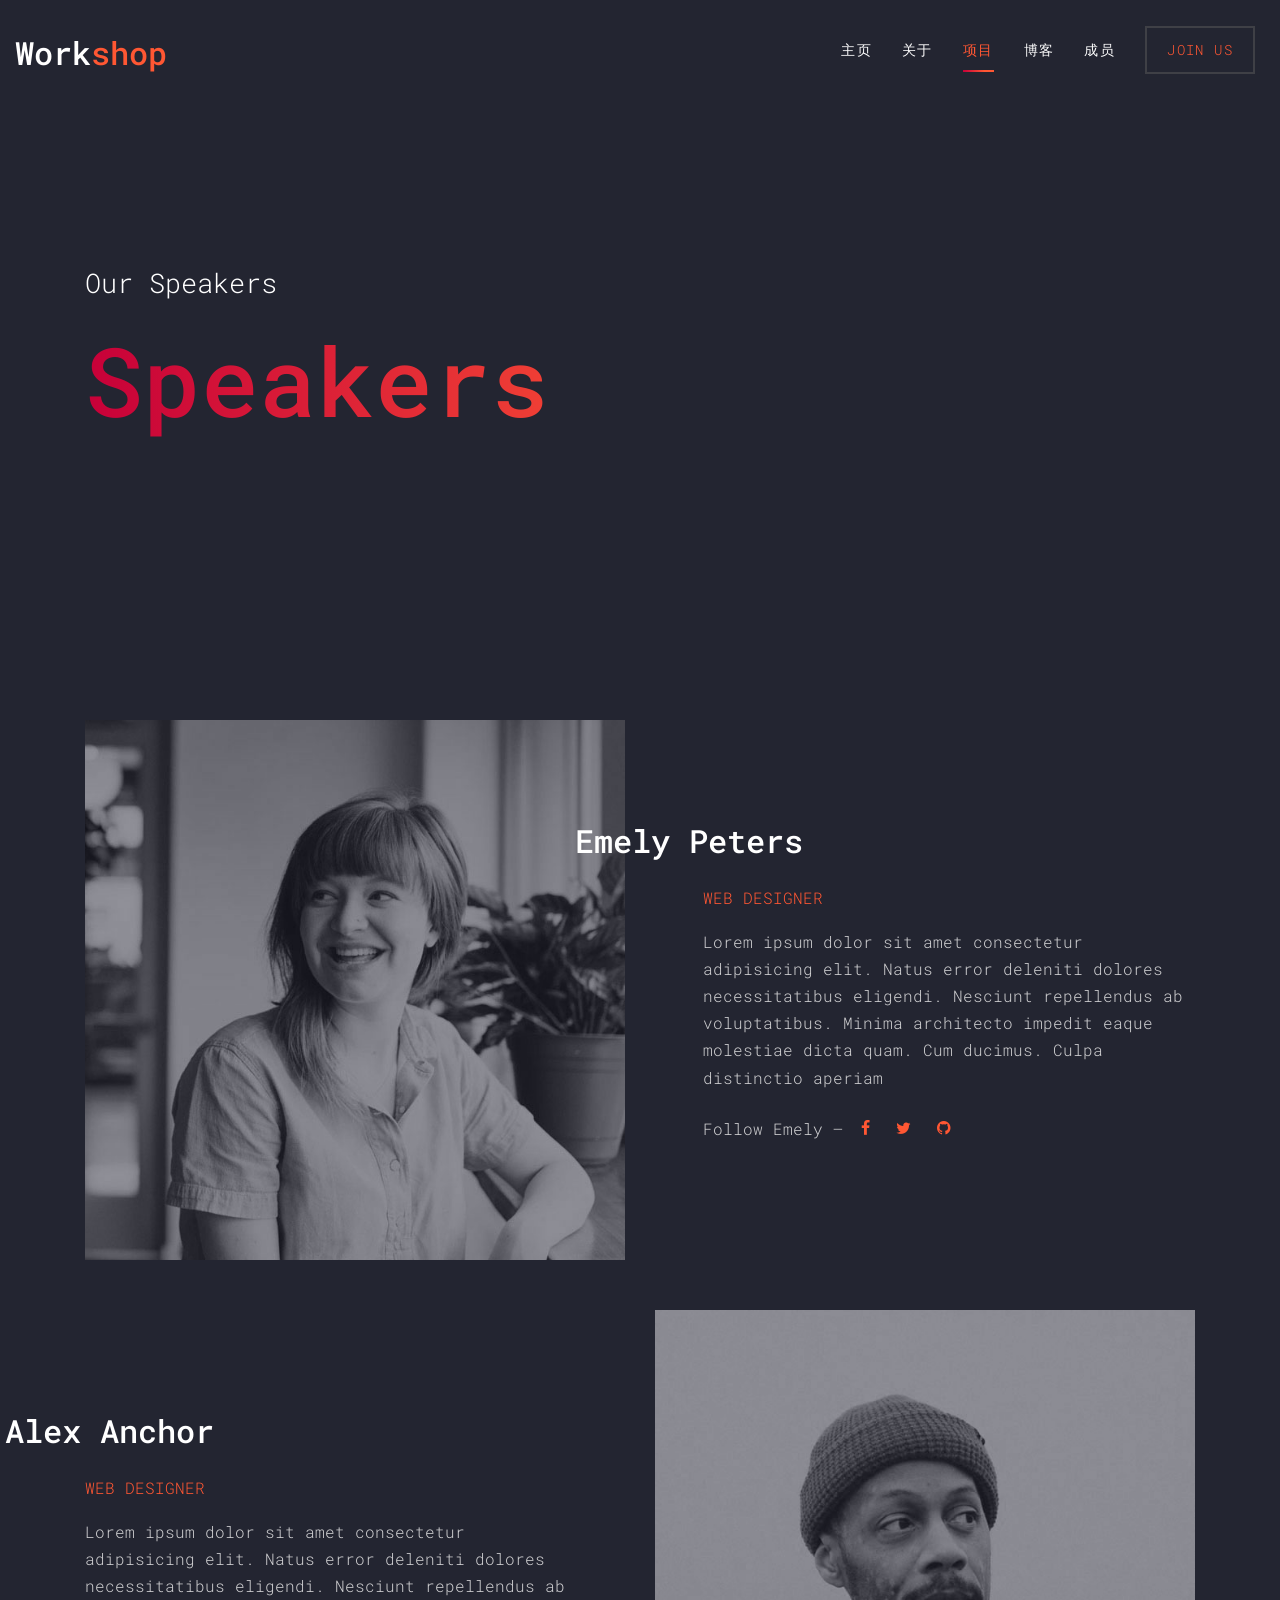
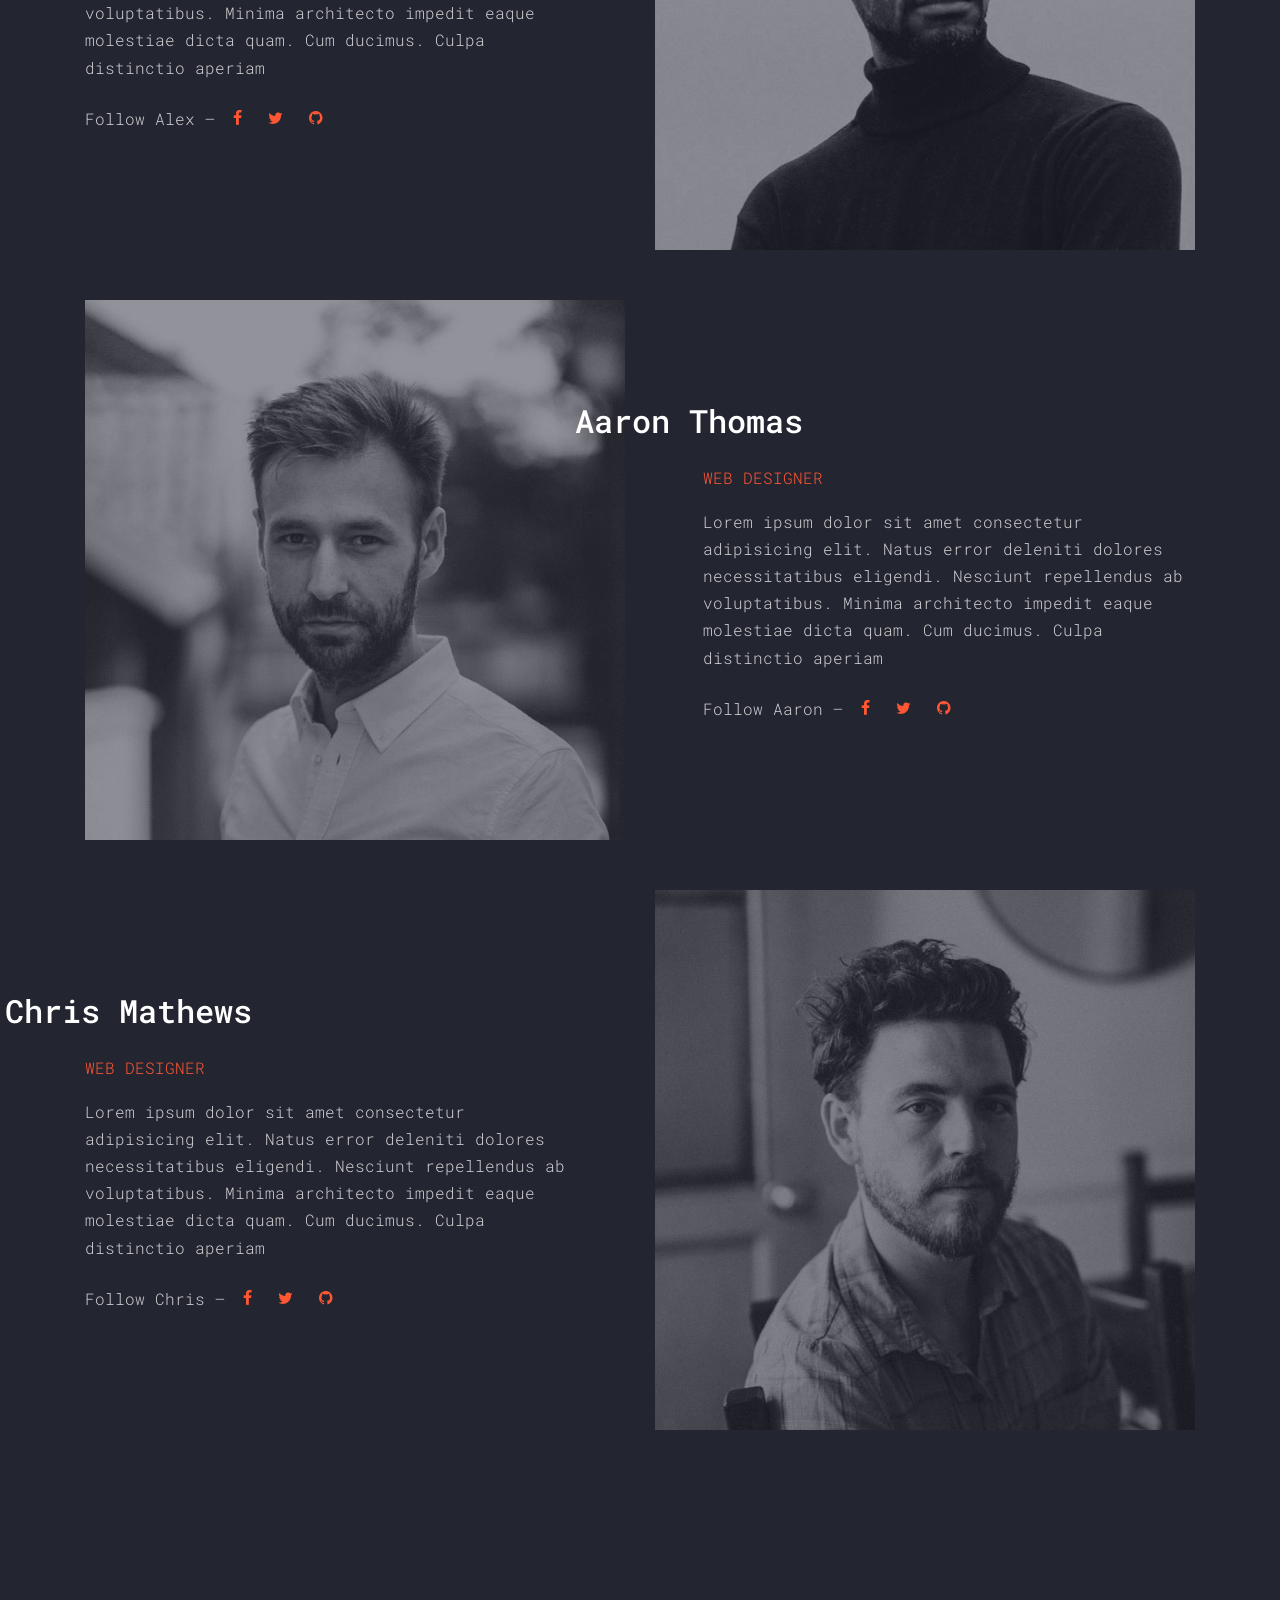
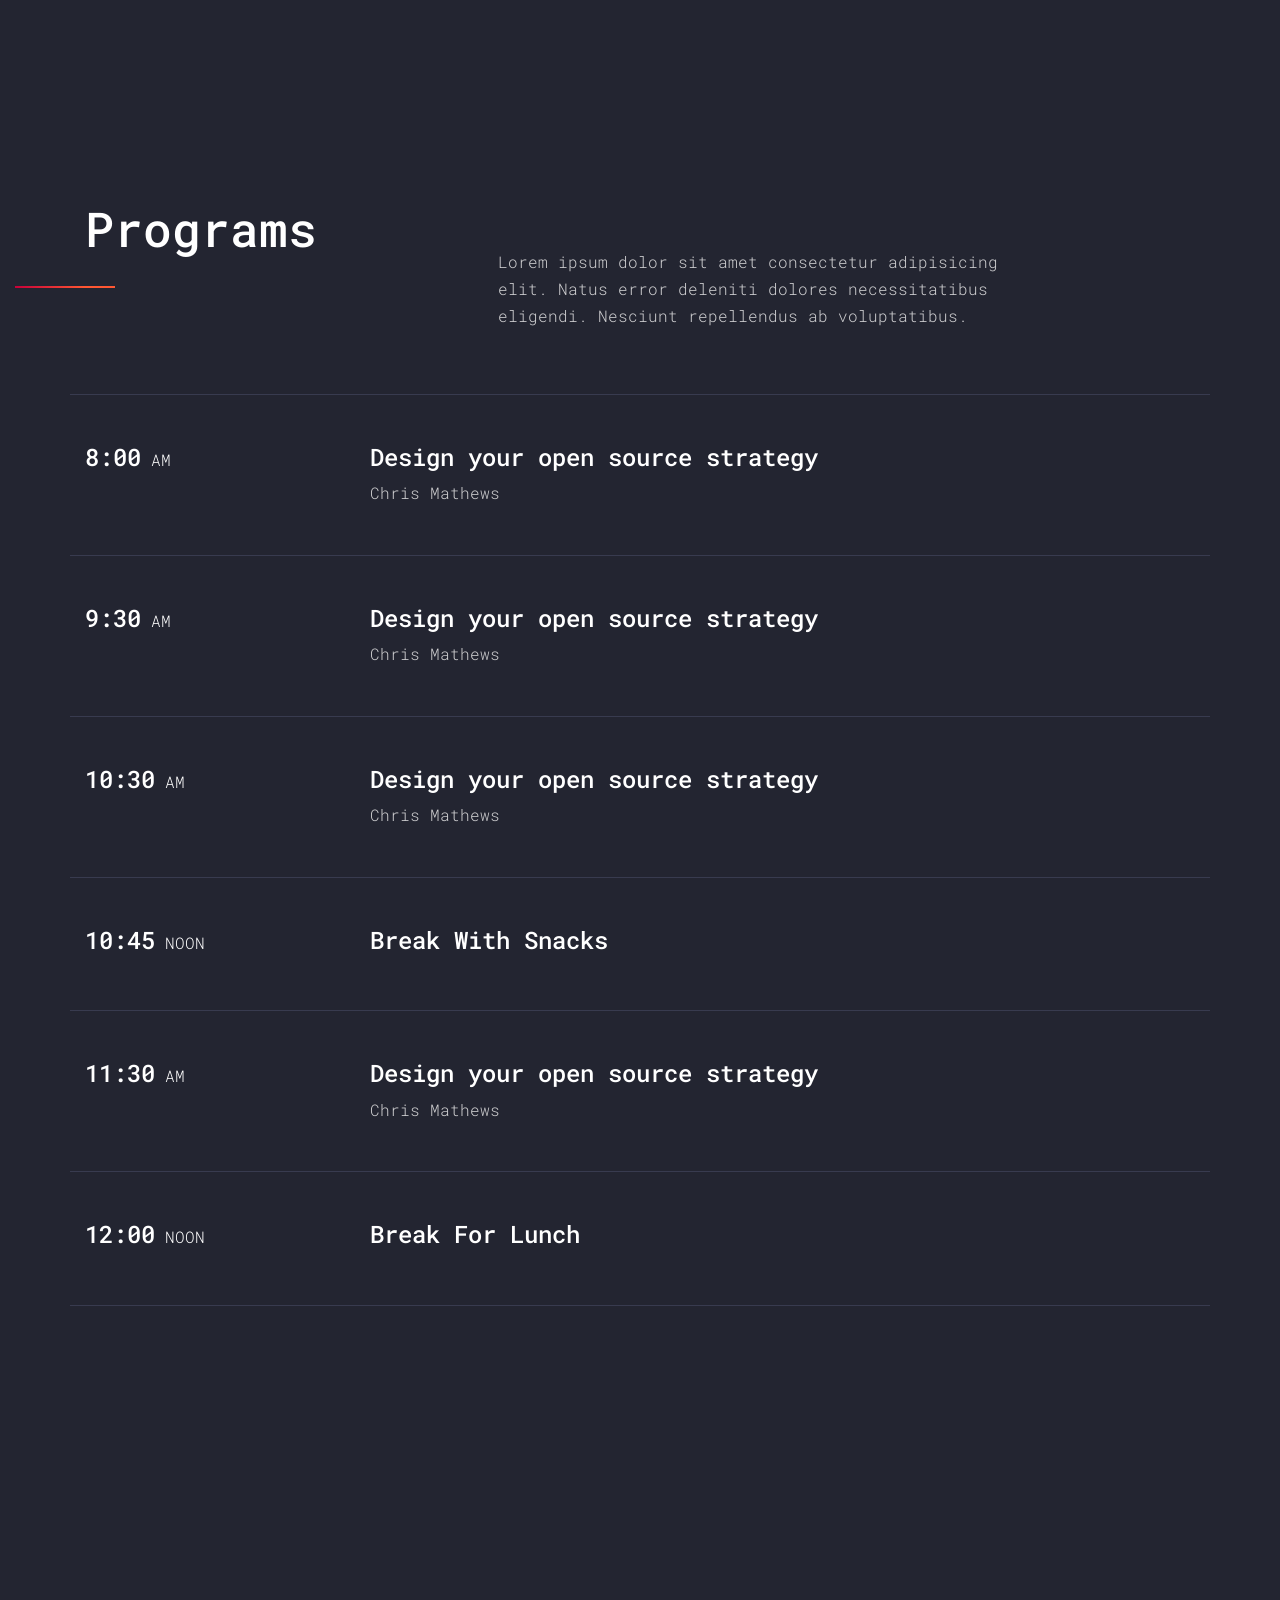
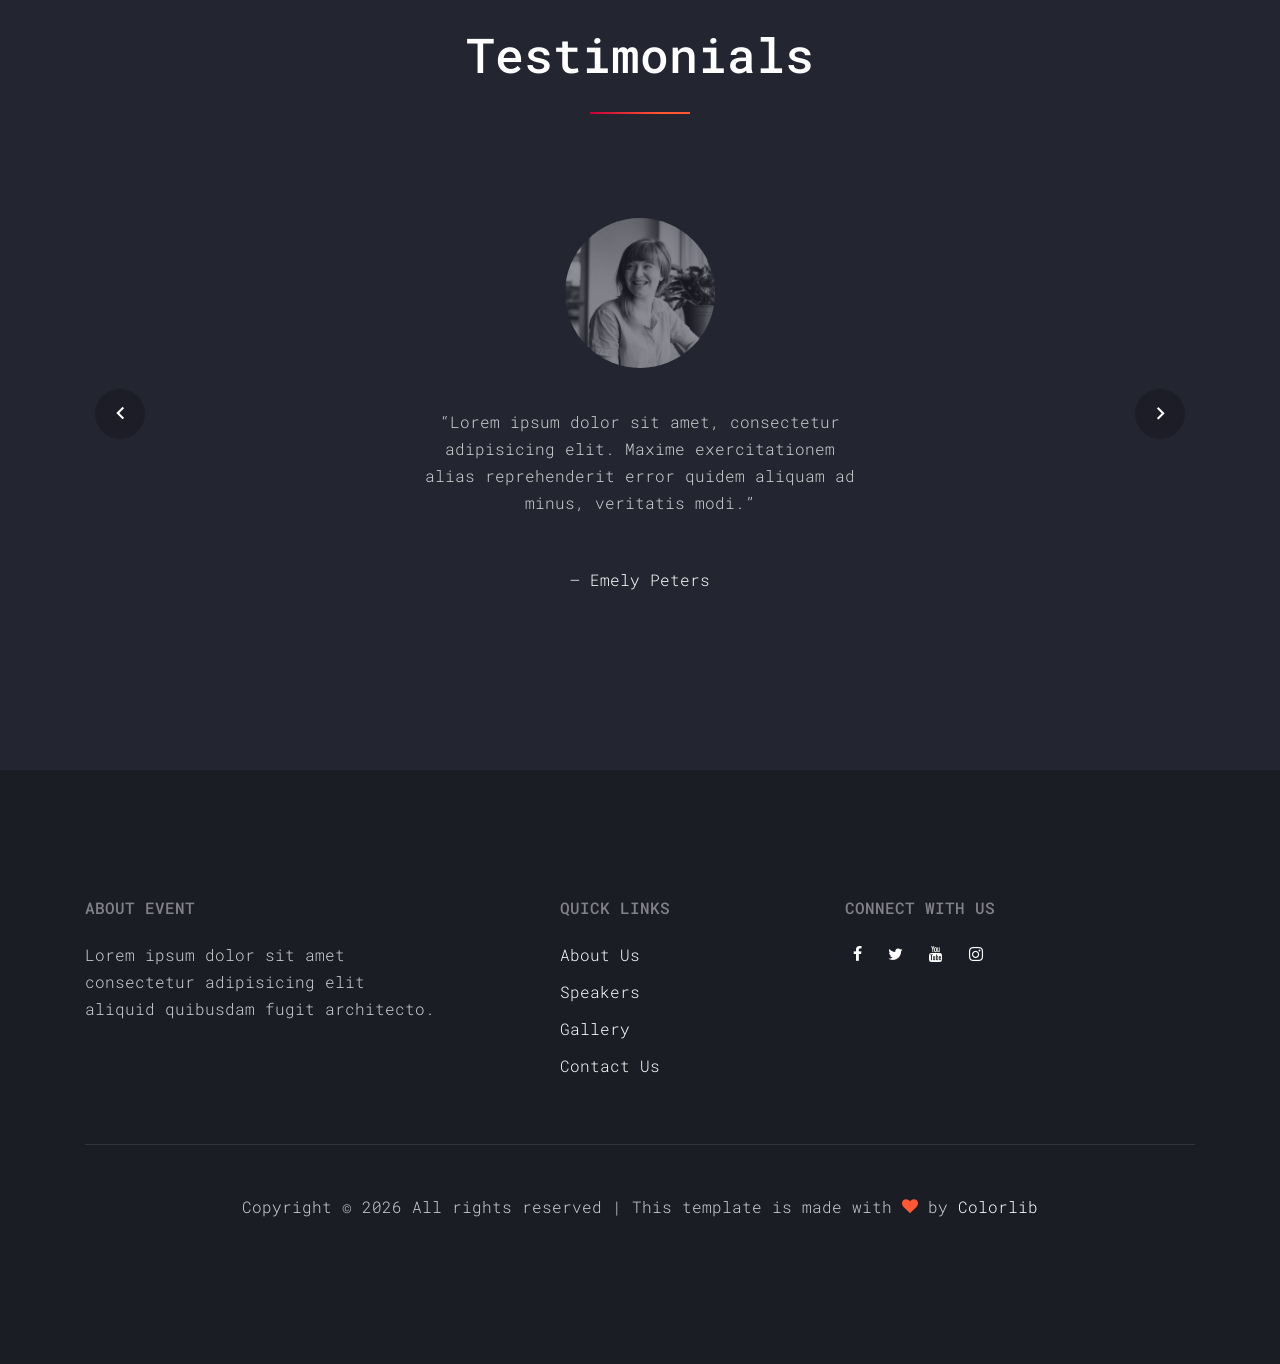
<file: projects.html>
<!DOCTYPE html>
<html lang="en">

<head>
  <title>Workshop &mdash; Colorlib Website Template</title>
  <meta charset="utf-8">
  <meta name="viewport" content="width=device-width, initial-scale=1, shrink-to-fit=no">

  <link href="https://fonts.googleapis.com/css?family=Roboto+Mono" rel="stylesheet">
  <link rel="stylesheet" href="fonts/icomoon/style.css">
  <link rel="stylesheet" href="css/bootstrap.min.css">
  <link rel="stylesheet" href="css/magnific-popup.css">
  <link rel="stylesheet" href="css/jquery-ui.css">
  <link rel="stylesheet" href="css/owl.carousel.min.css">
  <link rel="stylesheet" href="css/owl.theme.default.min.css">
  <link rel="stylesheet" href="css/bootstrap-datepicker.css">
  <link rel="stylesheet" href="fonts/flaticon/font/flaticon.css">
  <link rel="stylesheet" href="css/aos.css">

  <link rel="stylesheet" href="css/style.css">
</head>

<body>

  <div class="site-wrap">

    <div class="site-mobile-menu">
      <div class="site-mobile-menu-header">
        <div class="site-mobile-menu-close mt-3">
          <span class="icon-close2 js-menu-toggle"></span>
        </div>
      </div>
      <div class="site-mobile-menu-body"></div>
    </div>

    <header class="site-navbar py-3" role="banner">
      <div class="container-fluid">
        <div class="row align-items-center">
          <div class="col-11 col-xl-2">
            <h1 class="mb-0"><a href="index.html" class="text-white h2 mb-0">Work<span class="text-primary">shop</span>
              </a></h1>
          </div>
          <div class="col-12 col-md-10 d-none d-xl-block">
            <nav class="site-navigation position-relative text-right" role="navigation">
              <ul class="site-menu js-clone-nav mx-auto d-none d-lg-block">
                <li><a href="index.html">主页</a></li>
                <li><a href="about.html">关于</a></li>
                <li class="active"><a href="projects.html">项目</a></li>
                <li><a href="blogs.html">博客</a></li>
                <li><a href="members.html">成员</a></li>
                <li class="cta"><a href="joinus.html">Join Us</a></li>
              </ul>
            </nav>
          </div>
          <div class="d-inline-block d-xl-none ml-md-0 mr-auto py-3" style="position: relative; top: 3px;"><a href="#"
              class="site-menu-toggle js-menu-toggle text-white"><span class="icon-menu h3"></span></a></div>
        </div>
      </div>
  </div>
  </header>

  <div class="site-section site-hero inner">
    <div class="container">
      <div class="row align-items-center">
        <div class="col-md-10">
          <span class="d-block mb-3 caption" data-aos="fade-up">Our Speakers</span>
          <h1 class="d-block mb-4" data-aos="fade-up" data-aos-delay="100">Speakers</h1>
        </div>
      </div>
    </div>
  </div>

  <div class="site-section">
    <div class="container">


      <div class="row align-items-center speaker">
        <div class="col-lg-6 mb-5 mb-lg-0" data-aos="fade" data-aos-delay="100">
          <img src="images/person_1.jpg" alt="Image" class="img-fluid">
        </div>
        <div class="col-lg-6 ml-auto">
          <h2 class="text-white mb-4 name" data-aos="fade-right" data-aos-delay="200">Emely Peters</h2>
          <div class="bio pl-lg-5">
            <span class="text-uppercase text-primary d-block mb-3" data-aos="fade-right" data-aos-delay="300">Web
              Designer</span>
            <p class="mb-4" data-aos="fade-right" data-aos-delay="400">Lorem ipsum dolor sit amet consectetur
              adipisicing elit. Natus error deleniti dolores necessitatibus eligendi. Nesciunt repellendus ab
              voluptatibus. Minima architecto impedit eaque molestiae dicta quam. Cum ducimus. Culpa distinctio aperiam
            </p>
            <p data-aos="fade-right" data-aos-delay="500">
              Follow Emely &mdash;
              <a href="#" class="p-2"><span class="icon-facebook"></span></a>
              <a href="#" class="p-2"><span class="icon-twitter"></span></a>
              <a href="#" class="p-2"><span class="icon-github"></span></a>
            </p>
          </div>
        </div>
      </div>

      <div class="row align-items-center speaker">
        <div class="col-lg-6 mb-5 mb-lg-0 order-lg-2" data-aos="fade" data-aos-delay="100">
          <img src="images/person_2.jpg" alt="Image" class="img-fluid">
        </div>
        <div class="col-lg-6 ml-auto order-lg-1">
          <h2 class="text-white mb-4 name" data-aos="fade-left" data-aos-delay="200">Alex Anchor</h2>
          <div class="bio pr-lg-5">
            <span class="text-uppercase text-primary d-block mb-3" data-aos="fade-left" data-aos-delay="300">Web
              Designer</span>
            <p class="mb-4" data-aos="fade-left" data-aos-delay="400">Lorem ipsum dolor sit amet consectetur adipisicing
              elit. Natus error deleniti dolores necessitatibus eligendi. Nesciunt repellendus ab voluptatibus. Minima
              architecto impedit eaque molestiae dicta quam. Cum ducimus. Culpa distinctio aperiam</p>
            <p data-aos="fade-left" data-aos-delay="500">
              Follow Alex &mdash;
              <a href="#" class="p-2"><span class="icon-facebook"></span></a>
              <a href="#" class="p-2"><span class="icon-twitter"></span></a>
              <a href="#" class="p-2"><span class="icon-github"></span></a>
            </p>
          </div>
        </div>
      </div>

      <div class="row align-items-center speaker">
        <div class="col-lg-6 mb-5 mb-lg-0" data-aos="fade" data-aos-delay="100">
          <img src="images/person_3.jpg" alt="Image" class="img-fluid">
        </div>
        <div class="col-lg-6 ml-auto">
          <h2 class="text-white mb-4 name" data-aos="fade-right" data-aos-delay="200">Aaron Thomas</h2>
          <div class="bio pl-lg-5">
            <span class="text-uppercase text-primary d-block mb-3" data-aos="fade-right" data-aos-delay="300">Web
              Designer</span>
            <p class="mb-4" data-aos="fade-right" data-aos-delay="400">Lorem ipsum dolor sit amet consectetur
              adipisicing elit. Natus error deleniti dolores necessitatibus eligendi. Nesciunt repellendus ab
              voluptatibus. Minima architecto impedit eaque molestiae dicta quam. Cum ducimus. Culpa distinctio aperiam
            </p>
            <p data-aos="fade-right" data-aos-delay="500">
              Follow Aaron &mdash;
              <a href="#" class="p-2"><span class="icon-facebook"></span></a>
              <a href="#" class="p-2"><span class="icon-twitter"></span></a>
              <a href="#" class="p-2"><span class="icon-github"></span></a>
            </p>
          </div>
        </div>
      </div>


      <div class="row align-items-center speaker">
        <div class="col-lg-6 mb-5 mb-lg-0 order-lg-2" data-aos="fade" data-aos-delay="100">
          <img src="images/person_4.jpg" alt="Image" class="img-fluid">
        </div>
        <div class="col-lg-6 ml-auto order-lg-1">
          <h2 class="text-white mb-4 name" data-aos="fade-left" data-aos-delay="200">Chris Mathews</h2>
          <div class="bio pr-lg-5">
            <span class="text-uppercase text-primary d-block mb-3" data-aos="fade-left" data-aos-delay="300">Web
              Designer</span>
            <p class="mb-4" data-aos="fade-left" data-aos-delay="400">Lorem ipsum dolor sit amet consectetur adipisicing
              elit. Natus error deleniti dolores necessitatibus eligendi. Nesciunt repellendus ab voluptatibus. Minima
              architecto impedit eaque molestiae dicta quam. Cum ducimus. Culpa distinctio aperiam</p>
            <p data-aos="fade-left" data-aos-delay="500">
              Follow Chris &mdash;
              <a href="#" class="p-2"><span class="icon-facebook"></span></a>
              <a href="#" class="p-2"><span class="icon-twitter"></span></a>
              <a href="#" class="p-2"><span class="icon-github"></span></a>
            </p>
          </div>
        </div>
      </div>

    </div>
  </div>

  <div class="site-section">
    <div class="container">
      <div class="row mb-5">
        <div class="col-lg-4" data-aos="fade-up">
          <div class="site-section-heading">
            <h2>Programs</h2>
          </div>
        </div>
        <div class="col-lg-6 mt-5 pl-lg-5" data-aos="fade-up" data-aos-delay="100">
          <p>Lorem ipsum dolor sit amet consectetur adipisicing elit. Natus error deleniti dolores necessitatibus
            eligendi. Nesciunt repellendus ab voluptatibus.</p>
        </div>
      </div>

      <div class="row align-items-stretch program">
        <div class="col-12 border-top border-bottom py-5" data-aos="fade" data-aos-delay="200">
          <div class="row align-items-stretch">
            <div class="col-md-3 text-white mb-3 mb-md-0"><span class="h4">8:00</span> <span>AM</span></div>
            <div class="col-md-9">
              <h2 class="text-white">Design your open source strategy</h2>
              <span>Chris Mathews</span>
            </div>
          </div>
        </div>

        <div class="col-12 border-bottom py-5" data-aos="fade" data-aos-delay="300">
          <div class="row align-items-stretch">
            <div class="col-md-3 text-white mb-3 mb-md-0"><span class="h4">9:30</span> <span>AM</span></div>
            <div class="col-md-9">
              <h2 class="text-white">Design your open source strategy</h2>
              <span>Chris Mathews</span>
            </div>
          </div>
        </div>

        <div class="col-12 border-bottom py-5" data-aos="fade" data-aos-delay="400">
          <div class="row align-items-stretch">
            <div class="col-md-3 text-white mb-3 mb-md-0"><span class="h4">10:30</span> <span>AM</span></div>
            <div class="col-md-9">
              <h2 class="text-white">Design your open source strategy</h2>
              <span>Chris Mathews</span>
            </div>
          </div>
        </div>

        <div class="col-12 border-bottom py-5" data-aos="fade" data-aos-delay="500">
          <div class="row align-items-stretch">
            <div class="col-md-3 text-white mb-3 mb-md-0"><span class="h4">10:45</span> <span>NOON</span></div>
            <div class="col-md-9">
              <h2 class="text-white">Break With Snacks</h2>
            </div>
          </div>
        </div>

        <div class="col-12 border-bottom py-5" data-aos="fade" data-aos-delay="600">
          <div class="row align-items-stretch">
            <div class="col-md-3 text-white mb-3 mb-md-0"><span class="h4">11:30</span> <span>AM</span></div>
            <div class="col-md-9">
              <h2 class="text-white">Design your open source strategy</h2>
              <span>Chris Mathews</span>
            </div>
          </div>
        </div>

        <div class="col-12 border-bottom py-5" data-aos="fade" data-aos-delay="700">
          <div class="row align-items-stretch">
            <div class="col-md-3 text-white mb-3 mb-md-0"><span class="h4">12:00</span> <span>NOON</span></div>
            <div class="col-md-9">
              <h2 class="text-white">Break For Lunch</h2>
            </div>
          </div>
        </div>


      </div>
    </div>
  </div>


  <div class="site-section" data-aos="fade">
    <div class="container">
      <div class="row mb-5 justify-content-center">
        <div class="col-lg-4 mb-5">
          <div class="site-section-heading">
            <h2 class="text-center">Testimonials</h2>
          </div>
        </div>
      </div>

      <div class="slide-one-item home-slider owl-carousel">

        <div class="row justify-content-center">

          <div class="testimony text-center col-md-5">
            <figure>
              <img src="images/person_1.jpg" alt="Image" class="img-fluid">
            </figure>
            <blockquote>
              <p>&ldquo;Lorem ipsum dolor sit amet, consectetur adipisicing elit. Maxime exercitationem alias
                reprehenderit error quidem aliquam ad minus, veritatis modi.&rdquo;</p>
              <p class="author">&mdash; Emely Peters</p>
            </blockquote>
          </div>
        </div>

        <div class="row justify-content-center">
          <div class="testimony text-center col-md-5">
            <figure>
              <img src="images/person_2.jpg" alt="Image" class="img-fluid">
            </figure>
            <blockquote>
              <p>&ldquo;Lorem ipsum dolor sit amet, consectetur adipisicing elit. Maxime exercitationem alias
                reprehenderit error quidem aliquam ad minus, veritatis modi.&rdquo;</p>
              <p class="author">&mdash; Alex Anchors</p>
            </blockquote>
          </div>
        </div>

        <div class="row justify-content-center">
          <div class="testimony text-center col-md-5">
            <figure>
              <img src="images/person_3.jpg" alt="Image" class="img-fluid">
            </figure>
            <blockquote>
              <p>&ldquo;Lorem ipsum dolor sit amet, consectetur adipisicing elit. Maxime exercitationem alias
                reprehenderit error quidem aliquam ad minus, veritatis modi.&rdquo;</p>
              <p class="author">&mdash; Aaron Thomas</p>
            </blockquote>
          </div>
        </div>

        <div class="row justify-content-center">
          <div class="testimony text-center col-md-5">
            <figure>
              <img src="images/person_1.jpg" alt="Image" class="img-fluid">
            </figure>
            <blockquote>
              <p>&ldquo;Lorem ipsum dolor sit amet, consectetur adipisicing elit. Maxime exercitationem alias
                reprehenderit error quidem aliquam ad minus, veritatis modi.&rdquo;</p>
              <p class="author">&mdash; Emely Peters</p>
            </blockquote>
          </div>
        </div>

        <div class="row justify-content-center">
          <div class="testimony text-center col-md-5">
            <figure>
              <img src="images/person_2.jpg" alt="Image" class="img-fluid">
            </figure>
            <blockquote>
              <p>&ldquo;Lorem ipsum dolor sit amet, consectetur adipisicing elit. Maxime exercitationem alias
                reprehenderit error quidem aliquam ad minus, veritatis modi.&rdquo;</p>
              <p class="author">&mdash; Alex Anchors</p>
            </blockquote>
          </div>
        </div>

        <div class="row justify-content-center">
          <div class="testimony text-center col-md-5">
            <figure>
              <img src="images/person_3.jpg" alt="Image" class="img-fluid">
            </figure>
            <blockquote>
              <p>&ldquo;Lorem ipsum dolor sit amet, consectetur adipisicing elit. Maxime exercitationem alias
                reprehenderit error quidem aliquam ad minus, veritatis modi.&rdquo;</p>
              <p class="author">&mdash; Aaron Thomas</p>
            </blockquote>
          </div>
        </div>

      </div>





    </div>
  </div>



  <footer class="site-footer">
    <div class="container">
      <div class="row mb-5">
        <div class="col-md-4">
          <h2 class="footer-heading text-uppercase mb-4">About Event</h2>
          <p>Lorem ipsum dolor sit amet consectetur adipisicing elit aliquid quibusdam fugit architecto.</p>
        </div>
        <div class="col-md-3 ml-auto">
          <h2 class="footer-heading text-uppercase mb-4">Quick Links</h2>
          <ul class="list-unstyled">
            <li><a href="#">About Us</a></li>
            <li><a href="#">Speakers</a></li>
            <li><a href="#">Gallery</a></li>
            <li><a href="#">Contact Us</a></li>
          </ul>
        </div>
        <div class="col-md-4">
          <h2 class="footer-heading text-uppercase mb-4">Connect with Us</h2>
          <p>
            <a href="#" class="p-2 pl-0"><span class="icon-facebook"></span></a>
            <a href="#" class="p-2"><span class="icon-twitter"></span></a>
            <a href="#" class="p-2"><span class="icon-youtube"></span></a>
            <a href="#" class="p-2"><span class="icon-instagram"></span></a>
          </p>
        </div>
      </div>
      <div class="row">

        <div class="col-md-12 text-center">
          <div class="border-top pt-5">
            <p>
              <!-- Link back to Colorlib can't be removed. Template is licensed under CC BY 3.0. -->
              Copyright &copy;
              <script>document.write(new Date().getFullYear());</script> All rights reserved | This template is made
              with <i class="icon-heart text-primary" aria-hidden="true"></i> by <a href="https://colorlib.com"
                target="_blank">Colorlib</a>
              <!-- Link back to Colorlib can't be removed. Template is licensed under CC BY 3.0. -->
            </p>
          </div>
        </div>
      </div>
    </div>
  </footer>

  </div>

  <script src="js/jquery-3.3.1.min.js"></script>
  <script src="js/jquery-migrate-3.0.1.min.js"></script>
  <script src="js/jquery-ui.js"></script>
  <script src="js/popper.min.js"></script>
  <script src="js/bootstrap.min.js"></script>
  <script src="js/owl.carousel.min.js"></script>
  <script src="js/jquery.stellar.min.js"></script>
  <script src="js/jquery.countdown.min.js"></script>
  <script src="js/jquery.magnific-popup.min.js"></script>
  <script src="js/bootstrap-datepicker.min.js"></script>
  <script src="js/aos.js"></script>

  <script src="js/main.js"></script>

</body>

</html>
</file>
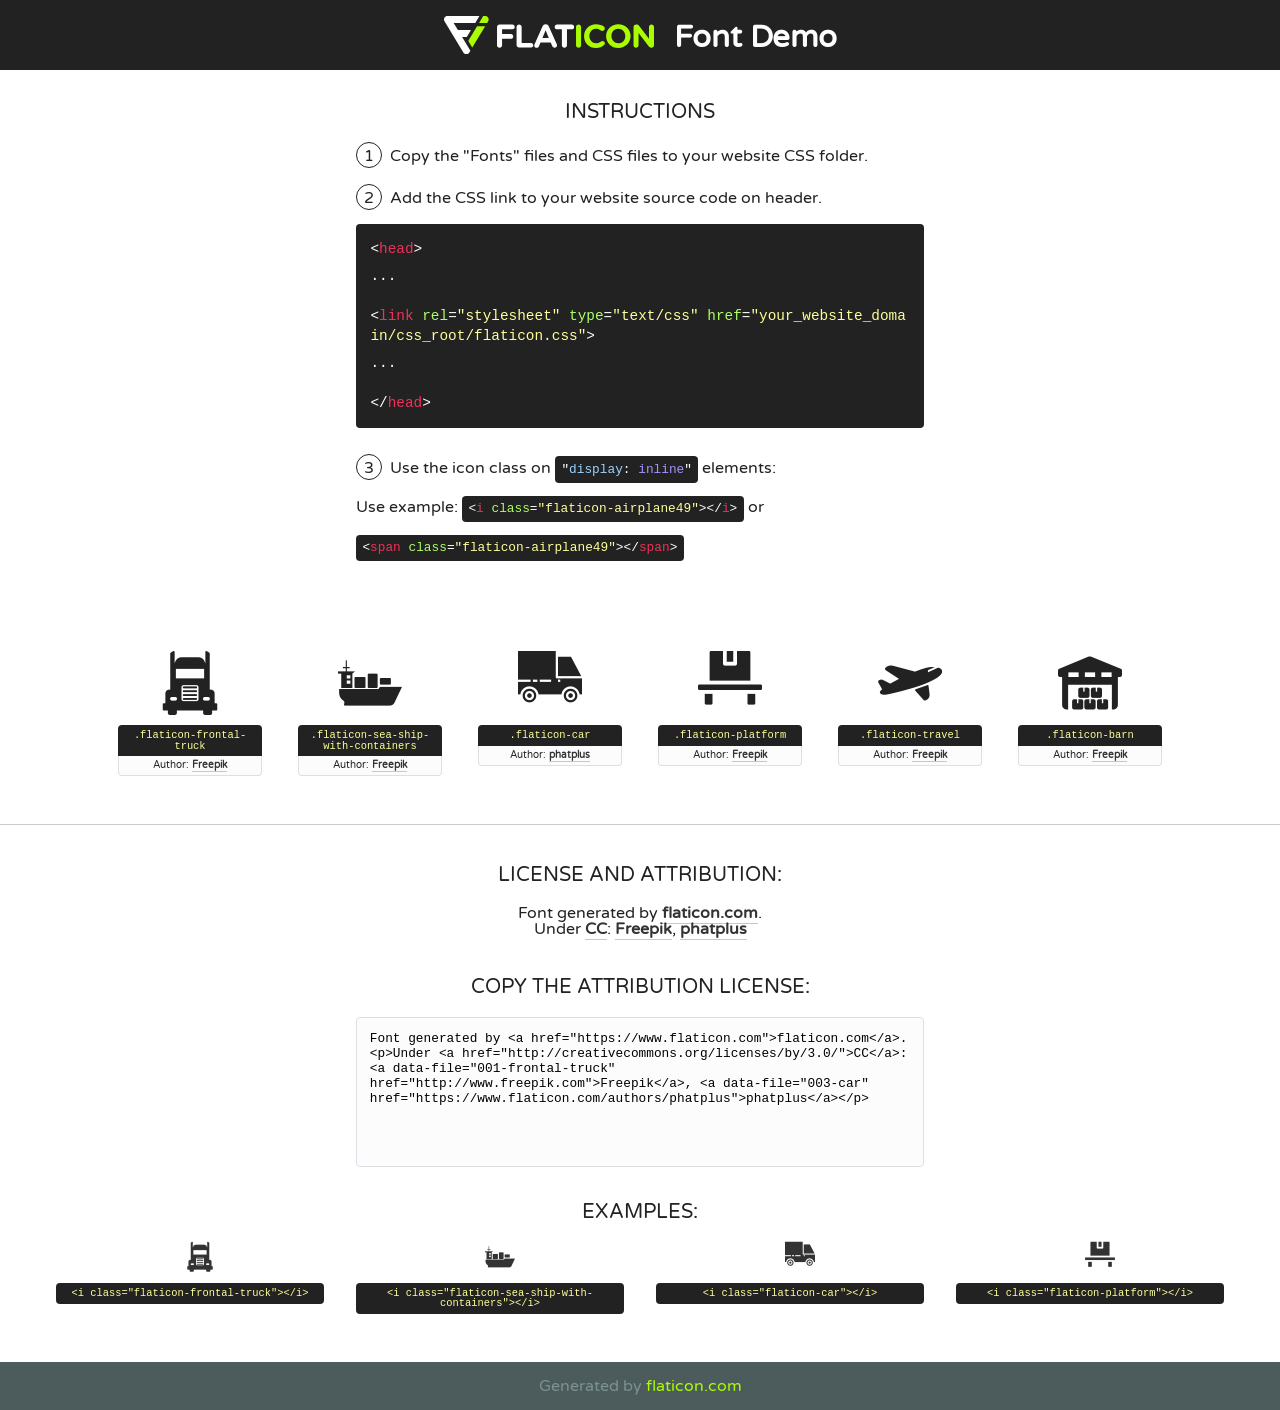
<file: fonts/flaticon/font/flaticon.html>
<!DOCTYPE html>
<!--
  Flaticon icon font: Flaticon
  Creation date: 24/01/2019 09:02
-->
<html>
<!DOCTYPE html>
<html>

<head>
    <title>Flaticon WebFont</title>
    <link href="http://fonts.googleapis.com/css?family=Varela+Round" rel="stylesheet" type="text/css" />
    <link rel="stylesheet" type="text/css" href="flaticon.css">
    <meta charset="UTF-8">
    <style>
    html, body, div, span, applet, object, iframe,
    h1, h2, h3, h4, h5, h6, p, blockquote, pre,
    a, abbr, acronym, address, big, cite, code,
    del, dfn, em, img, ins, kbd, q, s, samp,
    small, strike, strong, sub, sup, tt, var,
    b, u, i, center,
    dl, dt, dd, ol, ul, li,
    fieldset, form, label, legend,
    table, caption, tbody, tfoot, thead, tr, th, td,
    article, aside, canvas, details, embed, 
    figure, figcaption, footer, header, hgroup, 
    menu, nav, output, ruby, section, summary,
    time, mark, audio, video {
        margin: 0;
        padding: 0;
        border: 0;
        font-size: 100%;
        font: inherit;
        vertical-align: baseline;
    }
    /* HTML5 display-role reset for older browsers */
    article, aside, details, figcaption, figure, 
    footer, header, hgroup, menu, nav, section {
        display: block;
    }
    body {
        line-height: 1;
    }
    ol, ul {
        list-style: none;
    }
    blockquote, q {
        quotes: none;
    }
    blockquote:before, blockquote:after,
    q:before, q:after {
        content: '';
        content: none;
    }
    table {
        border-collapse: collapse;
        border-spacing: 0;
    }
    body {
        font-family: 'Varela Round', Helvetica, Arial, sans-serif;
        font-size: 16px;
        color: #222;
    }
    a {
        color: #333;
        border-bottom: 1px solid #a9fd00;
        font-weight: bold;
        text-decoration: none;
    }
    * {
        -moz-box-sizing: border-box;
        -webkit-box-sizing: border-box;
        box-sizing: border-box;
        margin: 0;
        padding: 0;
    }
    [class^="flaticon-"]:before, [class*=" flaticon-"]:before, [class^="flaticon-"]:after, [class*=" flaticon-"]:after {
        font-family: Flaticon;
        font-size: 30px;
        font-style: normal;
        margin-left: 20px;
        color: #333;
    }
    .wrapper {
        max-width: 600px;
        margin: auto;
        padding: 0 1em;
    }
    .title {
        font-size: 1.25em;
        text-align: center;
        margin-bottom: 1em;
        text-transform: uppercase;
    }
    header {
        text-align: center;
        background-color: #222;
        color: #fff;
        padding: 1em;
    }
    header .logo {
        width: 210px;
        height: 38px;
        display: inline-block;
        vertical-align: middle;
        margin-right: 1em;
        border: none;
    }
    header strong {
        font-size: 1.95em;
        font-weight: bold;
        vertical-align: middle;
        margin-top: 5px;
        display: inline-block;
    }
    .demo {
        margin: 2em auto;
        line-height: 1.25em;
    }
    .demo ul li {
        margin-bottom: 1em;
    }
    .demo ul li .num {
        color: #222;
        border-radius: 20px;
        display: inline-block;
        width: 26px;
        padding: 3px;
        height: 26px;
        text-align: center;
        margin-right: 0.5em;
        border: 1px solid #222;
    }
    .demo ul li code {
        background-color: #222;
        border-radius: 4px;
        padding: 0.25em 0.5em;
        display: inline-block;
        color: #fff;
        font-family: Consolas,Monaco,Lucida Console,Liberation Mono,DejaVu Sans Mono,Bitstream Vera Sans Mono,Courier New, monospace;
        font-weight: lighter;
        margin-top: 1em;
        font-size: 0.8em;
        word-break: break-all;
    }
    .demo ul li code.big {
        padding: 1em;
        font-size: 0.9em;
    }
    .demo ul li code .red {
        color: #EF3159;
    }
    .demo ul li code .green {
        color: #ACFF65;
    }
    .demo ul li code .yellow {
        color: #FFFF99;
    }
    .demo ul li code .blue {
        color: #99D3FF;
    }
    .demo ul li code .purple {
        color: #A295FF;
    }
    .demo ul li code .dots {
        margin-top: 0.5em;
        display: block;
    }
    #glyphs {
        border-bottom: 1px solid #ccc;
        padding: 2em 0;
        text-align: center;
    }
    .glyph {
        display: inline-block;
        width: 9em;
        margin: 1em;
        text-align: center;
        vertical-align: top;
        background: #FFF;
    }
    .glyph .glyph-icon {
        padding: 10px;
        display: block;
        font-family:"Flaticon";
        font-size: 64px;
        line-height: 1;
    }
    .glyph .glyph-icon:before {
        font-size: 64px;
        color: #222;
        margin-left: 0;
    }
    .class-name {
        font-size: 0.65em;
        background-color: #222;
        color: #fff;
        border-radius: 4px 4px 0 0;
        padding: 0.5em;
        color: #FFFF99;
        font-family: Consolas,Monaco,Lucida Console,Liberation Mono,DejaVu Sans Mono,Bitstream Vera Sans Mono,Courier New, monospace;
    }
    .author-name {
        font-size: 0.6em;
        background-color: #fcfcfd;
        border: 1px solid #DEDEE4;
        border-top: 0;
        border-radius: 0 0 4px 4px;
        padding: 0.5em;
    }
    .class-name:last-child {
        font-size: 10px;
        color:#888;
    }
    .class-name:last-child a {
        font-size: 10px;
        color:#555;
    }
    .class-name:last-child a:hover {
        color:#a9fd00;
    }
    .glyph > input {
        display: block;
        width: 100px;
        margin: 5px auto;
        text-align: center;
        font-size: 12px;
        cursor: text;
    }
    .glyph > input.icon-input {
        font-family:"Flaticon";
        font-size: 16px;
        margin-bottom: 10px;
    }
    .attribution .title {
        margin-top: 2em;
    }
    .attribution textarea {
        background-color: #fcfcfd;
        padding: 1em;
        border: none;
        box-shadow: none;
        border: 1px solid #DEDEE4;
        border-radius: 4px;
        resize: none;
        width: 100%;
        height: 150px;
        font-size: 0.8em;
        font-family: Consolas,Monaco,Lucida Console,Liberation Mono,DejaVu Sans Mono,Bitstream Vera Sans Mono,Courier New, monospace;
        -webkit-appearance: none;
    }
    .iconsuse {
        margin: 2em auto;
        text-align: center;
        max-width: 1200px;
    }
    .iconsuse:after {
        content: '';
        display: table;
        clear: both;
    }
    .iconsuse .image {
        float: left;
        width: 25%;
        padding: 0 1em;
    }
    .iconsuse .image p {
        margin-bottom: 1em;
    }
    .iconsuse .image span {
        display: block;
        font-size: 0.65em;
        background-color: #222;
        color: #fff;
        border-radius: 4px;
        padding: 0.5em;
        color: #FFFF99;
        margin-top: 1em;
        font-family: Consolas,Monaco,Lucida Console,Liberation Mono,DejaVu Sans Mono,Bitstream Vera Sans Mono,Courier New, monospace;
    }
    #footer {
        text-align: center;
        background-color: #4C5B5C;
        color: #7c9192;
        padding: 1em;
    }
    #footer a {
        border: none;
        color: #a9fd00;
        font-weight: normal;
    }
    @media (max-width: 960px) {
        .iconsuse .image {
            width: 50%;
        }
    }
    @media (max-width: 560px) {
        .iconsuse .image {
            width: 100%;
        }
    }
    </style>
</head>

<body class="characters-off">

    <header>
        <a href="https://www.flaticon.com" target="_blank" class="logo">
            <svg version="1.1" xmlns="http://www.w3.org/2000/svg" xmlns:xlink="http://www.w3.org/1999/xlink" xmlns:a="http://ns.adobe.com/AdobeSVGViewerExtensions/3.0/" viewBox="0 0 560.875 102.036" enable-background="new 0 0 560.875 102.036" xml:space="preserve">
                <defs>
                </defs>
                <g>
                    <g class="letters">
                        <path fill="#ffffff" d="M141.596,29.675c0-3.777,2.985-6.767,6.764-6.767h34.438c3.426,0,6.15,2.728,6.15,6.15
                        c0,3.43-2.724,6.149-6.15,6.149h-27.674v13.091h23.719c3.429,0,6.151,2.724,6.151,6.15c0,3.43-2.723,6.149-6.151,6.149h-23.719
                        v17.574c0,3.773-2.986,6.761-6.764,6.761c-3.779,0-6.764-2.989-6.764-6.761V29.675z"></path>
                        <path fill="#ffffff" d="M193.844,29.149c0-3.781,2.985-6.767,6.764-6.767c3.776,0,6.763,2.985,6.763,6.767v42.957h25.039
                        c3.426,0,6.149,2.726,6.149,6.153c0,3.425-2.723,6.15-6.149,6.15h-31.802c-3.779,0-6.764-2.986-6.764-6.768V29.149z"></path>
                        <path fill="#ffffff" d="M241.891,75.71l21.438-48.407c1.492-3.341,4.215-5.357,7.906-5.357h0.792
                        c3.686,0,6.323,2.017,7.815,5.357l21.439,48.407c0.436,0.967,0.701,1.845,0.701,2.723c0,3.602-2.809,6.501-6.414,6.501
                        c-3.161,0-5.269-1.845-6.499-4.655l-4.132-9.661h-27.059l-4.301,10.102c-1.144,2.631-3.426,4.214-6.237,4.214
                        c-3.517,0-6.24-2.81-6.24-6.325C241.1,77.64,241.451,76.677,241.891,75.71z M279.932,58.666l-8.521-20.297l-8.526,20.297H279.932
                        z"></path>
                        <path fill="#ffffff" d="M314.864,35.387H301.86c-3.429,0-6.239-2.813-6.239-6.238c0-3.429,2.811-6.24,6.239-6.24h39.533
                        c3.426,0,6.237,2.811,6.237,6.24c0,3.425-2.811,6.238-6.237,6.238h-13.001v42.785c0,3.773-2.99,6.761-6.764,6.761
                        c-3.779,0-6.764-2.989-6.764-6.761V35.387z"></path>
                        <path fill="#A9FD00" d="M352.615,29.149c0-3.781,2.985-6.767,6.767-6.767c3.774,0,6.761,2.985,6.761,6.767v49.024
                        c0,3.773-2.987,6.761-6.761,6.761c-3.781,0-6.767-2.989-6.767-6.761V29.149z"></path>
                        <path fill="#A9FD00" d="M374.132,53.836v-0.179c0-17.481,13.178-31.801,32.065-31.801c9.22,0,15.459,2.458,20.557,6.238
                        c1.402,1.054,2.637,2.985,2.637,5.357c0,3.692-2.985,6.59-6.681,6.59c-1.845,0-3.071-0.702-4.044-1.319
                        c-3.776-2.813-7.729-4.393-12.562-4.393c-10.364,0-17.831,8.611-17.831,19.154v0.173c0,10.542,7.291,19.329,17.831,19.329
                        c5.715,0,9.492-1.756,13.359-4.834c1.049-0.874,2.458-1.491,4.039-1.491c3.429,0,6.325,2.813,6.325,6.236
                        c0,2.106-1.056,3.78-2.282,4.834c-5.539,4.834-12.036,7.733-21.878,7.733C387.572,85.464,374.132,71.493,374.132,53.836z"></path>
                        <path fill="#A9FD00" d="M433.009,53.836v-0.179c0-17.481,13.79-31.801,32.766-31.801c18.981,0,32.592,14.143,32.592,31.628v0.173
                        c0,17.483-13.785,31.807-32.769,31.807C446.625,85.464,433.009,71.32,433.009,53.836z M484.224,53.836v-0.179
                        c0-10.539-7.725-19.326-18.626-19.326c-10.893,0-18.449,8.611-18.449,19.154v0.173c0,10.542,7.73,19.329,18.626,19.329
                        C476.676,72.986,484.224,64.378,484.224,53.836z"></path>
                        <path fill="#A9FD00" d="M506.233,29.321c0-3.774,2.99-6.763,6.767-6.763h1.401c3.252,0,5.183,1.583,7.029,3.953l26.093,34.265
                        V29.059c0-3.692,2.99-6.677,6.681-6.677c3.683,0,6.671,2.985,6.671,6.677v48.934c0,3.78-2.987,6.765-6.764,6.765h-0.436
                        c-3.257,0-5.188-1.581-7.034-3.953l-27.056-35.492v32.944c0,3.687-2.985,6.676-6.678,6.676c-3.683,0-6.673-2.989-6.673-6.676
                        V29.321z"></path>
                    </g>
                    <g class="insignia">
                        <path fill="#ffffff" d="M48.372,56.137h12.517l11.156-18.537H37.186L25.688,18.539h57.825L94.668,0H9.271
                        C5.925,0,2.842,1.801,1.198,4.716c-1.644,2.907-1.593,6.482,0.134,9.343l50.38,83.501c1.678,2.781,4.689,4.476,7.938,4.476
                        c3.246,0,6.257-1.695,7.935-4.476l2.898-4.804L48.372,56.137z"></path>
                        <g class="i">
                            <path fill="#A9FD00" d="M93.575,18.539h0.031v0.004l21.652,0.004l2.705-4.488c1.727-2.861,1.778-6.436,0.133-9.343
                            C116.454,1.801,113.371,0,110.026,0h-5.294L93.575,18.539z"></path>
                            <polygon fill="#A9FD00" points="88.291,27.356 64.725,66.486 75.519,84.404 109.942,27.356"></polygon>
                        </g>
                    </g>
                </g>
            </svg>
        </a>
        <strong>Font Demo</strong>
    </header>


    <section class="demo wrapper">

        <p class="title">Instructions</p>

        <ul>
            <li>
                <span class="num">1</span>Copy the "Fonts" files and CSS files to your website CSS folder.
            </li>
            <li>
                <span class="num">2</span>Add the CSS link to your website source code on header.
                <code class="big">
                    &lt;<span class="red">head</span>&gt;
                    <br/><span class="dots">...</span>
                    <br/>&lt;<span class="red">link</span> <span class="green">rel</span>=<span class="yellow">"stylesheet"</span> <span class="green">type</span>=<span class="yellow">"text/css"</span> <span class="green">href</span>=<span class="yellow">"your_website_domain/css_root/flaticon.css"</span>&gt;
                    <br/><span class="dots">...</span>
                    <br/>&lt;/<span class="red">head</span>&gt;
                </code>
            </li>

            <li>
                <p>
                    <span class="num">3</span>Use the icon class on <code>"<span class="blue">display</span>:<span class="purple"> inline</span>"</code> elements:
                    <br />
                    Use example: <code>&lt;<span class="red">i</span> <span class="green">class</span>=<span class="yellow">&quot;flaticon-airplane49&quot;</span>&gt;&lt;/<span class="red">i</span>&gt;</code> or <code>&lt;<span class="red">span</span> <span class="green">class</span>=<span class="yellow">&quot;flaticon-airplane49&quot;</span>&gt;&lt;/<span class="red">span</span>&gt;</code>
            </li>
        </ul>

    </section>




   <section id="glyphs">          
    
      
        <div class="glyph"><div class="glyph-icon flaticon-frontal-truck"></div>
            <div class="class-name">.flaticon-frontal-truck</div>
            <div class="author-name">Author: <a data-file="001-frontal-truck" href="http://www.freepik.com">Freepik</a> </div> 
        </div>        
        
        <div class="glyph"><div class="glyph-icon flaticon-sea-ship-with-containers"></div>
            <div class="class-name">.flaticon-sea-ship-with-containers</div>
            <div class="author-name">Author: <a data-file="002-sea-ship-with-containers" href="http://www.freepik.com">Freepik</a> </div> 
        </div>        
        
        <div class="glyph"><div class="glyph-icon flaticon-car"></div>
            <div class="class-name">.flaticon-car</div>
            <div class="author-name">Author: <a data-file="003-car" href="https://www.flaticon.com/authors/phatplus">phatplus</a> </div> 
        </div>        
        
        <div class="glyph"><div class="glyph-icon flaticon-platform"></div>
            <div class="class-name">.flaticon-platform</div>
            <div class="author-name">Author: <a data-file="004-platform" href="http://www.freepik.com">Freepik</a> </div> 
        </div>        
        
        <div class="glyph"><div class="glyph-icon flaticon-travel"></div>
            <div class="class-name">.flaticon-travel</div>
            <div class="author-name">Author: <a data-file="005-travel" href="http://www.freepik.com">Freepik</a> </div> 
        </div>        
        
        <div class="glyph"><div class="glyph-icon flaticon-barn"></div>
            <div class="class-name">.flaticon-barn</div>
            <div class="author-name">Author: <a data-file="006-barn" href="http://www.freepik.com">Freepik</a> </div> 
        </div>        
        

    </section>



    <section class="attribution wrapper"   style="text-align:center;">

      <div class="title">License and attribution:</div><div class="attrDiv">Font generated by <a href="https://www.flaticon.com">flaticon.com</a>. <div><p>Under <a href="http://creativecommons.org/licenses/by/3.0/">CC</a>: <a data-file="001-frontal-truck" href="http://www.freepik.com">Freepik</a>, <a data-file="003-car" href="https://www.flaticon.com/authors/phatplus">phatplus</a></p>  </div>
      </div>
      <div class="title">Copy the Attribution License:</div>

    <textarea onclick="this.focus();this.select();">Font generated by &lt;a href=&quot;https://www.flaticon.com&quot;&gt;flaticon.com&lt;/a&gt;. <p>Under <a href="http://creativecommons.org/licenses/by/3.0/">CC</a>: <a data-file="001-frontal-truck" href="http://www.freepik.com">Freepik</a>, <a data-file="003-car" href="https://www.flaticon.com/authors/phatplus">phatplus</a></p>  
     </textarea>

    </section>

    <section class="iconsuse">

          <div class="title">Examples:</div>            
             
            <div class="image">
                <p>
                    <i class="glyph-icon flaticon-frontal-truck"></i> 
                    <span>&lt;i class=&quot;flaticon-frontal-truck&quot;&gt;&lt;/i&gt;</span>
                </p>
            </div>
            
            <div class="image">
                <p>
                    <i class="glyph-icon flaticon-sea-ship-with-containers"></i> 
                    <span>&lt;i class=&quot;flaticon-sea-ship-with-containers&quot;&gt;&lt;/i&gt;</span>
                </p>
            </div>
            
            <div class="image">
                <p>
                    <i class="glyph-icon flaticon-car"></i> 
                    <span>&lt;i class=&quot;flaticon-car&quot;&gt;&lt;/i&gt;</span>
                </p>
            </div>
            
            <div class="image">
                <p>
                    <i class="glyph-icon flaticon-platform"></i> 
                    <span>&lt;i class=&quot;flaticon-platform&quot;&gt;&lt;/i&gt;</span>
                </p>
            </div>
                       
        </div>
                            
    </section>

<div id="footer">
    <div>Generated by <a href="https://www.flaticon.com">flaticon.com</a>
    </div>
</div>



</body>
</html>
</file>
<file: fonts/icomoon/style.css>
@font-face {
  font-family: 'icomoon';
  src:  url('fonts/icomoon.eot?10si43');
  src:  url('fonts/icomoon.eot?10si43#iefix') format('embedded-opentype'),
    url('fonts/icomoon.ttf?10si43') format('truetype'),
    url('fonts/icomoon.woff?10si43') format('woff'),
    url('fonts/icomoon.svg?10si43#icomoon') format('svg');
  font-weight: normal;
  font-style: normal;
}

[class^="icon-"], [class*=" icon-"] {
  /* use !important to prevent issues with browser extensions that change fonts */
  font-family: 'icomoon' !important;
  speak: none;
  font-style: normal;
  font-weight: normal;
  font-variant: normal;
  text-transform: none;
  line-height: 1;

  /* Better Font Rendering =========== */
  -webkit-font-smoothing: antialiased;
  -moz-osx-font-smoothing: grayscale;
}

.icon-asterisk:before {
  content: "\f069";
}
.icon-plus:before {
  content: "\f067";
}
.icon-question:before {
  content: "\f128";
}
.icon-minus:before {
  content: "\f068";
}
.icon-glass:before {
  content: "\f000";
}
.icon-music:before {
  content: "\f001";
}
.icon-search:before {
  content: "\f002";
}
.icon-envelope-o:before {
  content: "\f003";
}
.icon-heart:before {
  content: "\f004";
}
.icon-star:before {
  content: "\f005";
}
.icon-star-o:before {
  content: "\f006";
}
.icon-user:before {
  content: "\f007";
}
.icon-film:before {
  content: "\f008";
}
.icon-th-large:before {
  content: "\f009";
}
.icon-th:before {
  content: "\f00a";
}
.icon-th-list:before {
  content: "\f00b";
}
.icon-check:before {
  content: "\f00c";
}
.icon-close:before {
  content: "\f00d";
}
.icon-remove:before {
  content: "\f00d";
}
.icon-times:before {
  content: "\f00d";
}
.icon-search-plus:before {
  content: "\f00e";
}
.icon-search-minus:before {
  content: "\f010";
}
.icon-power-off:before {
  content: "\f011";
}
.icon-signal:before {
  content: "\f012";
}
.icon-cog:before {
  content: "\f013";
}
.icon-gear:before {
  content: "\f013";
}
.icon-trash-o:before {
  content: "\f014";
}
.icon-home:before {
  content: "\f015";
}
.icon-file-o:before {
  content: "\f016";
}
.icon-clock-o:before {
  content: "\f017";
}
.icon-road:before {
  content: "\f018";
}
.icon-download:before {
  content: "\f019";
}
.icon-arrow-circle-o-down:before {
  content: "\f01a";
}
.icon-arrow-circle-o-up:before {
  content: "\f01b";
}
.icon-inbox:before {
  content: "\f01c";
}
.icon-play-circle-o:before {
  content: "\f01d";
}
.icon-repeat:before {
  content: "\f01e";
}
.icon-rotate-right:before {
  content: "\f01e";
}
.icon-refresh:before {
  content: "\f021";
}
.icon-list-alt:before {
  content: "\f022";
}
.icon-lock:before {
  content: "\f023";
}
.icon-flag:before {
  content: "\f024";
}
.icon-headphones:before {
  content: "\f025";
}
.icon-volume-off:before {
  content: "\f026";
}
.icon-volume-down:before {
  content: "\f027";
}
.icon-volume-up:before {
  content: "\f028";
}
.icon-qrcode:before {
  content: "\f029";
}
.icon-barcode:before {
  content: "\f02a";
}
.icon-tag:before {
  content: "\f02b";
}
.icon-tags:before {
  content: "\f02c";
}
.icon-book:before {
  content: "\f02d";
}
.icon-bookmark:before {
  content: "\f02e";
}
.icon-print:before {
  content: "\f02f";
}
.icon-camera:before {
  content: "\f030";
}
.icon-font:before {
  content: "\f031";
}
.icon-bold:before {
  content: "\f032";
}
.icon-italic:before {
  content: "\f033";
}
.icon-text-height:before {
  content: "\f034";
}
.icon-text-width:before {
  content: "\f035";
}
.icon-align-left:before {
  content: "\f036";
}
.icon-align-center:before {
  content: "\f037";
}
.icon-align-right:before {
  content: "\f038";
}
.icon-align-justify:before {
  content: "\f039";
}
.icon-list:before {
  content: "\f03a";
}
.icon-dedent:before {
  content: "\f03b";
}
.icon-outdent:before {
  content: "\f03b";
}
.icon-indent:before {
  content: "\f03c";
}
.icon-video-camera:before {
  content: "\f03d";
}
.icon-image:before {
  content: "\f03e";
}
.icon-photo:before {
  content: "\f03e";
}
.icon-picture-o:before {
  content: "\f03e";
}
.icon-pencil:before {
  content: "\f040";
}
.icon-map-marker:before {
  content: "\f041";
}
.icon-adjust:before {
  content: "\f042";
}
.icon-tint:before {
  content: "\f043";
}
.icon-edit:before {
  content: "\f044";
}
.icon-pencil-square-o:before {
  content: "\f044";
}
.icon-share-square-o:before {
  content: "\f045";
}
.icon-check-square-o:before {
  content: "\f046";
}
.icon-arrows:before {
  content: "\f047";
}
.icon-step-backward:before {
  content: "\f048";
}
.icon-fast-backward:before {
  content: "\f049";
}
.icon-backward:before {
  content: "\f04a";
}
.icon-play:before {
  content: "\f04b";
}
.icon-pause:before {
  content: "\f04c";
}
.icon-stop:before {
  content: "\f04d";
}
.icon-forward:before {
  content: "\f04e";
}
.icon-fast-forward:before {
  content: "\f050";
}
.icon-step-forward:before {
  content: "\f051";
}
.icon-eject:before {
  content: "\f052";
}
.icon-chevron-left:before {
  content: "\f053";
}
.icon-chevron-right:before {
  content: "\f054";
}
.icon-plus-circle:before {
  content: "\f055";
}
.icon-minus-circle:before {
  content: "\f056";
}
.icon-times-circle:before {
  content: "\f057";
}
.icon-check-circle:before {
  content: "\f058";
}
.icon-question-circle:before {
  content: "\f059";
}
.icon-info-circle:before {
  content: "\f05a";
}
.icon-crosshairs:before {
  content: "\f05b";
}
.icon-times-circle-o:before {
  content: "\f05c";
}
.icon-check-circle-o:before {
  content: "\f05d";
}
.icon-ban:before {
  content: "\f05e";
}
.icon-arrow-left:before {
  content: "\f060";
}
.icon-arrow-right:before {
  content: "\f061";
}
.icon-arrow-up:before {
  content: "\f062";
}
.icon-arrow-down:before {
  content: "\f063";
}
.icon-mail-forward:before {
  content: "\f064";
}
.icon-share:before {
  content: "\f064";
}
.icon-expand:before {
  content: "\f065";
}
.icon-compress:before {
  content: "\f066";
}
.icon-exclamation-circle:before {
  content: "\f06a";
}
.icon-gift:before {
  content: "\f06b";
}
.icon-leaf:before {
  content: "\f06c";
}
.icon-fire:before {
  content: "\f06d";
}
.icon-eye:before {
  content: "\f06e";
}
.icon-eye-slash:before {
  content: "\f070";
}
.icon-exclamation-triangle:before {
  content: "\f071";
}
.icon-warning:before {
  content: "\f071";
}
.icon-plane:before {
  content: "\f072";
}
.icon-calendar:before {
  content: "\f073";
}
.icon-random:before {
  content: "\f074";
}
.icon-comment:before {
  content: "\f075";
}
.icon-magnet:before {
  content: "\f076";
}
.icon-chevron-up:before {
  content: "\f077";
}
.icon-chevron-down:before {
  content: "\f078";
}
.icon-retweet:before {
  content: "\f079";
}
.icon-shopping-cart:before {
  content: "\f07a";
}
.icon-folder:before {
  content: "\f07b";
}
.icon-folder-open:before {
  content: "\f07c";
}
.icon-arrows-v:before {
  content: "\f07d";
}
.icon-arrows-h:before {
  content: "\f07e";
}
.icon-bar-chart:before {
  content: "\f080";
}
.icon-bar-chart-o:before {
  content: "\f080";
}
.icon-twitter-square:before {
  content: "\f081";
}
.icon-facebook-square:before {
  content: "\f082";
}
.icon-camera-retro:before {
  content: "\f083";
}
.icon-key:before {
  content: "\f084";
}
.icon-cogs:before {
  content: "\f085";
}
.icon-gears:before {
  content: "\f085";
}
.icon-comments:before {
  content: "\f086";
}
.icon-thumbs-o-up:before {
  content: "\f087";
}
.icon-thumbs-o-down:before {
  content: "\f088";
}
.icon-star-half:before {
  content: "\f089";
}
.icon-heart-o:before {
  content: "\f08a";
}
.icon-sign-out:before {
  content: "\f08b";
}
.icon-linkedin-square:before {
  content: "\f08c";
}
.icon-thumb-tack:before {
  content: "\f08d";
}
.icon-external-link:before {
  content: "\f08e";
}
.icon-sign-in:before {
  content: "\f090";
}
.icon-trophy:before {
  content: "\f091";
}
.icon-github-square:before {
  content: "\f092";
}
.icon-upload:before {
  content: "\f093";
}
.icon-lemon-o:before {
  content: "\f094";
}
.icon-phone:before {
  content: "\f095";
}
.icon-square-o:before {
  content: "\f096";
}
.icon-bookmark-o:before {
  content: "\f097";
}
.icon-phone-square:before {
  content: "\f098";
}
.icon-twitter:before {
  content: "\f099";
}
.icon-facebook:before {
  content: "\f09a";
}
.icon-facebook-f:before {
  content: "\f09a";
}
.icon-github:before {
  content: "\f09b";
}
.icon-unlock:before {
  content: "\f09c";
}
.icon-credit-card:before {
  content: "\f09d";
}
.icon-feed:before {
  content: "\f09e";
}
.icon-rss:before {
  content: "\f09e";
}
.icon-hdd-o:before {
  content: "\f0a0";
}
.icon-bullhorn:before {
  content: "\f0a1";
}
.icon-bell-o:before {
  content: "\f0a2";
}
.icon-certificate:before {
  content: "\f0a3";
}
.icon-hand-o-right:before {
  content: "\f0a4";
}
.icon-hand-o-left:before {
  content: "\f0a5";
}
.icon-hand-o-up:before {
  content: "\f0a6";
}
.icon-hand-o-down:before {
  content: "\f0a7";
}
.icon-arrow-circle-left:before {
  content: "\f0a8";
}
.icon-arrow-circle-right:before {
  content: "\f0a9";
}
.icon-arrow-circle-up:before {
  content: "\f0aa";
}
.icon-arrow-circle-down:before {
  content: "\f0ab";
}
.icon-globe:before {
  content: "\f0ac";
}
.icon-wrench:before {
  content: "\f0ad";
}
.icon-tasks:before {
  content: "\f0ae";
}
.icon-filter:before {
  content: "\f0b0";
}
.icon-briefcase:before {
  content: "\f0b1";
}
.icon-arrows-alt:before {
  content: "\f0b2";
}
.icon-group:before {
  content: "\f0c0";
}
.icon-users:before {
  content: "\f0c0";
}
.icon-chain:before {
  content: "\f0c1";
}
.icon-link:before {
  content: "\f0c1";
}
.icon-cloud:before {
  content: "\f0c2";
}
.icon-flask:before {
  content: "\f0c3";
}
.icon-cut:before {
  content: "\f0c4";
}
.icon-scissors:before {
  content: "\f0c4";
}
.icon-copy:before {
  content: "\f0c5";
}
.icon-files-o:before {
  content: "\f0c5";
}
.icon-paperclip:before {
  content: "\f0c6";
}
.icon-floppy-o:before {
  content: "\f0c7";
}
.icon-save:before {
  content: "\f0c7";
}
.icon-square:before {
  content: "\f0c8";
}
.icon-bars:before {
  content: "\f0c9";
}
.icon-navicon:before {
  content: "\f0c9";
}
.icon-reorder:before {
  content: "\f0c9";
}
.icon-list-ul:before {
  content: "\f0ca";
}
.icon-list-ol:before {
  content: "\f0cb";
}
.icon-strikethrough:before {
  content: "\f0cc";
}
.icon-underline:before {
  content: "\f0cd";
}
.icon-table:before {
  content: "\f0ce";
}
.icon-magic:before {
  content: "\f0d0";
}
.icon-truck:before {
  content: "\f0d1";
}
.icon-pinterest:before {
  content: "\f0d2";
}
.icon-pinterest-square:before {
  content: "\f0d3";
}
.icon-google-plus-square:before {
  content: "\f0d4";
}
.icon-google-plus:before {
  content: "\f0d5";
}
.icon-money:before {
  content: "\f0d6";
}
.icon-caret-down:before {
  content: "\f0d7";
}
.icon-caret-up:before {
  content: "\f0d8";
}
.icon-caret-left:before {
  content: "\f0d9";
}
.icon-caret-right:before {
  content: "\f0da";
}
.icon-columns:before {
  content: "\f0db";
}
.icon-sort:before {
  content: "\f0dc";
}
.icon-unsorted:before {
  content: "\f0dc";
}
.icon-sort-desc:before {
  content: "\f0dd";
}
.icon-sort-down:before {
  content: "\f0dd";
}
.icon-sort-asc:before {
  content: "\f0de";
}
.icon-sort-up:before {
  content: "\f0de";
}
.icon-envelope:before {
  content: "\f0e0";
}
.icon-linkedin:before {
  content: "\f0e1";
}
.icon-rotate-left:before {
  content: "\f0e2";
}
.icon-undo:before {
  content: "\f0e2";
}
.icon-gavel:before {
  content: "\f0e3";
}
.icon-legal:before {
  content: "\f0e3";
}
.icon-dashboard:before {
  content: "\f0e4";
}
.icon-tachometer:before {
  content: "\f0e4";
}
.icon-comment-o:before {
  content: "\f0e5";
}
.icon-comments-o:before {
  content: "\f0e6";
}
.icon-bolt:before {
  content: "\f0e7";
}
.icon-flash:before {
  content: "\f0e7";
}
.icon-sitemap:before {
  content: "\f0e8";
}
.icon-umbrella:before {
  content: "\f0e9";
}
.icon-clipboard:before {
  content: "\f0ea";
}
.icon-paste:before {
  content: "\f0ea";
}
.icon-lightbulb-o:before {
  content: "\f0eb";
}
.icon-exchange:before {
  content: "\f0ec";
}
.icon-cloud-download:before {
  content: "\f0ed";
}
.icon-cloud-upload:before {
  content: "\f0ee";
}
.icon-user-md:before {
  content: "\f0f0";
}
.icon-stethoscope:before {
  content: "\f0f1";
}
.icon-suitcase:before {
  content: "\f0f2";
}
.icon-bell:before {
  content: "\f0f3";
}
.icon-coffee:before {
  content: "\f0f4";
}
.icon-cutlery:before {
  content: "\f0f5";
}
.icon-file-text-o:before {
  content: "\f0f6";
}
.icon-building-o:before {
  content: "\f0f7";
}
.icon-hospital-o:before {
  content: "\f0f8";
}
.icon-ambulance:before {
  content: "\f0f9";
}
.icon-medkit:before {
  content: "\f0fa";
}
.icon-fighter-jet:before {
  content: "\f0fb";
}
.icon-beer:before {
  content: "\f0fc";
}
.icon-h-square:before {
  content: "\f0fd";
}
.icon-plus-square:before {
  content: "\f0fe";
}
.icon-angle-double-left:before {
  content: "\f100";
}
.icon-angle-double-right:before {
  content: "\f101";
}
.icon-angle-double-up:before {
  content: "\f102";
}
.icon-angle-double-down:before {
  content: "\f103";
}
.icon-angle-left:before {
  content: "\f104";
}
.icon-angle-right:before {
  content: "\f105";
}
.icon-angle-up:before {
  content: "\f106";
}
.icon-angle-down:before {
  content: "\f107";
}
.icon-desktop:before {
  content: "\f108";
}
.icon-laptop:before {
  content: "\f109";
}
.icon-tablet:before {
  content: "\f10a";
}
.icon-mobile:before {
  content: "\f10b";
}
.icon-mobile-phone:before {
  content: "\f10b";
}
.icon-circle-o:before {
  content: "\f10c";
}
.icon-quote-left:before {
  content: "\f10d";
}
.icon-quote-right:before {
  content: "\f10e";
}
.icon-spinner:before {
  content: "\f110";
}
.icon-circle:before {
  content: "\f111";
}
.icon-mail-reply:before {
  content: "\f112";
}
.icon-reply:before {
  content: "\f112";
}
.icon-github-alt:before {
  content: "\f113";
}
.icon-folder-o:before {
  content: "\f114";
}
.icon-folder-open-o:before {
  content: "\f115";
}
.icon-smile-o:before {
  content: "\f118";
}
.icon-frown-o:before {
  content: "\f119";
}
.icon-meh-o:before {
  content: "\f11a";
}
.icon-gamepad:before {
  content: "\f11b";
}
.icon-keyboard-o:before {
  content: "\f11c";
}
.icon-flag-o:before {
  content: "\f11d";
}
.icon-flag-checkered:before {
  content: "\f11e";
}
.icon-terminal:before {
  content: "\f120";
}
.icon-code:before {
  content: "\f121";
}
.icon-mail-reply-all:before {
  content: "\f122";
}
.icon-reply-all:before {
  content: "\f122";
}
.icon-star-half-empty:before {
  content: "\f123";
}
.icon-star-half-full:before {
  content: "\f123";
}
.icon-star-half-o:before {
  content: "\f123";
}
.icon-location-arrow:before {
  content: "\f124";
}
.icon-crop:before {
  content: "\f125";
}
.icon-code-fork:before {
  content: "\f126";
}
.icon-chain-broken:before {
  content: "\f127";
}
.icon-unlink:before {
  content: "\f127";
}
.icon-info:before {
  content: "\f129";
}
.icon-exclamation:before {
  content: "\f12a";
}
.icon-superscript:before {
  content: "\f12b";
}
.icon-subscript:before {
  content: "\f12c";
}
.icon-eraser:before {
  content: "\f12d";
}
.icon-puzzle-piece:before {
  content: "\f12e";
}
.icon-microphone:before {
  content: "\f130";
}
.icon-microphone-slash:before {
  content: "\f131";
}
.icon-shield:before {
  content: "\f132";
}
.icon-calendar-o:before {
  content: "\f133";
}
.icon-fire-extinguisher:before {
  content: "\f134";
}
.icon-rocket:before {
  content: "\f135";
}
.icon-maxcdn:before {
  content: "\f136";
}
.icon-chevron-circle-left:before {
  content: "\f137";
}
.icon-chevron-circle-right:before {
  content: "\f138";
}
.icon-chevron-circle-up:before {
  content: "\f139";
}
.icon-chevron-circle-down:before {
  content: "\f13a";
}
.icon-html5:before {
  content: "\f13b";
}
.icon-css3:before {
  content: "\f13c";
}
.icon-anchor:before {
  content: "\f13d";
}
.icon-unlock-alt:before {
  content: "\f13e";
}
.icon-bullseye:before {
  content: "\f140";
}
.icon-ellipsis-h:before {
  content: "\f141";
}
.icon-ellipsis-v:before {
  content: "\f142";
}
.icon-rss-square:before {
  content: "\f143";
}
.icon-play-circle:before {
  content: "\f144";
}
.icon-ticket:before {
  content: "\f145";
}
.icon-minus-square:before {
  content: "\f146";
}
.icon-minus-square-o:before {
  content: "\f147";
}
.icon-level-up:before {
  content: "\f148";
}
.icon-level-down:before {
  content: "\f149";
}
.icon-check-square:before {
  content: "\f14a";
}
.icon-pencil-square:before {
  content: "\f14b";
}
.icon-external-link-square:before {
  content: "\f14c";
}
.icon-share-square:before {
  content: "\f14d";
}
.icon-compass:before {
  content: "\f14e";
}
.icon-caret-square-o-down:before {
  content: "\f150";
}
.icon-toggle-down:before {
  content: "\f150";
}
.icon-caret-square-o-up:before {
  content: "\f151";
}
.icon-toggle-up:before {
  content: "\f151";
}
.icon-caret-square-o-right:before {
  content: "\f152";
}
.icon-toggle-right:before {
  content: "\f152";
}
.icon-eur:before {
  content: "\f153";
}
.icon-euro:before {
  content: "\f153";
}
.icon-gbp:before {
  content: "\f154";
}
.icon-dollar:before {
  content: "\f155";
}
.icon-usd:before {
  content: "\f155";
}
.icon-inr:before {
  content: "\f156";
}
.icon-rupee:before {
  content: "\f156";
}
.icon-cny:before {
  content: "\f157";
}
.icon-jpy:before {
  content: "\f157";
}
.icon-rmb:before {
  content: "\f157";
}
.icon-yen:before {
  content: "\f157";
}
.icon-rouble:before {
  content: "\f158";
}
.icon-rub:before {
  content: "\f158";
}
.icon-ruble:before {
  content: "\f158";
}
.icon-krw:before {
  content: "\f159";
}
.icon-won:before {
  content: "\f159";
}
.icon-bitcoin:before {
  content: "\f15a";
}
.icon-btc:before {
  content: "\f15a";
}
.icon-file:before {
  content: "\f15b";
}
.icon-file-text:before {
  content: "\f15c";
}
.icon-sort-alpha-asc:before {
  content: "\f15d";
}
.icon-sort-alpha-desc:before {
  content: "\f15e";
}
.icon-sort-amount-asc:before {
  content: "\f160";
}
.icon-sort-amount-desc:before {
  content: "\f161";
}
.icon-sort-numeric-asc:before {
  content: "\f162";
}
.icon-sort-numeric-desc:before {
  content: "\f163";
}
.icon-thumbs-up:before {
  content: "\f164";
}
.icon-thumbs-down:before {
  content: "\f165";
}
.icon-youtube-square:before {
  content: "\f166";
}
.icon-youtube:before {
  content: "\f167";
}
.icon-xing:before {
  content: "\f168";
}
.icon-xing-square:before {
  content: "\f169";
}
.icon-youtube-play:before {
  content: "\f16a";
}
.icon-dropbox:before {
  content: "\f16b";
}
.icon-stack-overflow:before {
  content: "\f16c";
}
.icon-instagram:before {
  content: "\f16d";
}
.icon-flickr:before {
  content: "\f16e";
}
.icon-adn:before {
  content: "\f170";
}
.icon-bitbucket:before {
  content: "\f171";
}
.icon-bitbucket-square:before {
  content: "\f172";
}
.icon-tumblr:before {
  content: "\f173";
}
.icon-tumblr-square:before {
  content: "\f174";
}
.icon-long-arrow-down:before {
  content: "\f175";
}
.icon-long-arrow-up:before {
  content: "\f176";
}
.icon-long-arrow-left:before {
  content: "\f177";
}
.icon-long-arrow-right:before {
  content: "\f178";
}
.icon-apple:before {
  content: "\f179";
}
.icon-windows:before {
  content: "\f17a";
}
.icon-android:before {
  content: "\f17b";
}
.icon-linux:before {
  content: "\f17c";
}
.icon-dribbble:before {
  content: "\f17d";
}
.icon-skype:before {
  content: "\f17e";
}
.icon-foursquare:before {
  content: "\f180";
}
.icon-trello:before {
  content: "\f181";
}
.icon-female:before {
  content: "\f182";
}
.icon-male:before {
  content: "\f183";
}
.icon-gittip:before {
  content: "\f184";
}
.icon-gratipay:before {
  content: "\f184";
}
.icon-sun-o:before {
  content: "\f185";
}
.icon-moon-o:before {
  content: "\f186";
}
.icon-archive:before {
  content: "\f187";
}
.icon-bug:before {
  content: "\f188";
}
.icon-vk:before {
  content: "\f189";
}
.icon-weibo:before {
  content: "\f18a";
}
.icon-renren:before {
  content: "\f18b";
}
.icon-pagelines:before {
  content: "\f18c";
}
.icon-stack-exchange:before {
  content: "\f18d";
}
.icon-arrow-circle-o-right:before {
  content: "\f18e";
}
.icon-arrow-circle-o-left:before {
  content: "\f190";
}
.icon-caret-square-o-left:before {
  content: "\f191";
}
.icon-toggle-left:before {
  content: "\f191";
}
.icon-dot-circle-o:before {
  content: "\f192";
}
.icon-wheelchair:before {
  content: "\f193";
}
.icon-vimeo-square:before {
  content: "\f194";
}
.icon-try:before {
  content: "\f195";
}
.icon-turkish-lira:before {
  content: "\f195";
}
.icon-plus-square-o:before {
  content: "\f196";
}
.icon-space-shuttle:before {
  content: "\f197";
}
.icon-slack:before {
  content: "\f198";
}
.icon-envelope-square:before {
  content: "\f199";
}
.icon-wordpress:before {
  content: "\f19a";
}
.icon-openid:before {
  content: "\f19b";
}
.icon-bank:before {
  content: "\f19c";
}
.icon-institution:before {
  content: "\f19c";
}
.icon-university:before {
  content: "\f19c";
}
.icon-graduation-cap:before {
  content: "\f19d";
}
.icon-mortar-board:before {
  content: "\f19d";
}
.icon-yahoo:before {
  content: "\f19e";
}
.icon-google:before {
  content: "\f1a0";
}
.icon-reddit:before {
  content: "\f1a1";
}
.icon-reddit-square:before {
  content: "\f1a2";
}
.icon-stumbleupon-circle:before {
  content: "\f1a3";
}
.icon-stumbleupon:before {
  content: "\f1a4";
}
.icon-delicious:before {
  content: "\f1a5";
}
.icon-digg:before {
  content: "\f1a6";
}
.icon-pied-piper-pp:before {
  content: "\f1a7";
}
.icon-pied-piper-alt:before {
  content: "\f1a8";
}
.icon-drupal:before {
  content: "\f1a9";
}
.icon-joomla:before {
  content: "\f1aa";
}
.icon-language:before {
  content: "\f1ab";
}
.icon-fax:before {
  content: "\f1ac";
}
.icon-building:before {
  content: "\f1ad";
}
.icon-child:before {
  content: "\f1ae";
}
.icon-paw:before {
  content: "\f1b0";
}
.icon-spoon:before {
  content: "\f1b1";
}
.icon-cube:before {
  content: "\f1b2";
}
.icon-cubes:before {
  content: "\f1b3";
}
.icon-behance:before {
  content: "\f1b4";
}
.icon-behance-square:before {
  content: "\f1b5";
}
.icon-steam:before {
  content: "\f1b6";
}
.icon-steam-square:before {
  content: "\f1b7";
}
.icon-recycle:before {
  content: "\f1b8";
}
.icon-automobile:before {
  content: "\f1b9";
}
.icon-car:before {
  content: "\f1b9";
}
.icon-cab:before {
  content: "\f1ba";
}
.icon-taxi:before {
  content: "\f1ba";
}
.icon-tree:before {
  content: "\f1bb";
}
.icon-spotify:before {
  content: "\f1bc";
}
.icon-deviantart:before {
  content: "\f1bd";
}
.icon-soundcloud:before {
  content: "\f1be";
}
.icon-database:before {
  content: "\f1c0";
}
.icon-file-pdf-o:before {
  content: "\f1c1";
}
.icon-file-word-o:before {
  content: "\f1c2";
}
.icon-file-excel-o:before {
  content: "\f1c3";
}
.icon-file-powerpoint-o:before {
  content: "\f1c4";
}
.icon-file-image-o:before {
  content: "\f1c5";
}
.icon-file-photo-o:before {
  content: "\f1c5";
}
.icon-file-picture-o:before {
  content: "\f1c5";
}
.icon-file-archive-o:before {
  content: "\f1c6";
}
.icon-file-zip-o:before {
  content: "\f1c6";
}
.icon-file-audio-o:before {
  content: "\f1c7";
}
.icon-file-sound-o:before {
  content: "\f1c7";
}
.icon-file-movie-o:before {
  content: "\f1c8";
}
.icon-file-video-o:before {
  content: "\f1c8";
}
.icon-file-code-o:before {
  content: "\f1c9";
}
.icon-vine:before {
  content: "\f1ca";
}
.icon-codepen:before {
  content: "\f1cb";
}
.icon-jsfiddle:before {
  content: "\f1cc";
}
.icon-life-bouy:before {
  content: "\f1cd";
}
.icon-life-buoy:before {
  content: "\f1cd";
}
.icon-life-ring:before {
  content: "\f1cd";
}
.icon-life-saver:before {
  content: "\f1cd";
}
.icon-support:before {
  content: "\f1cd";
}
.icon-circle-o-notch:before {
  content: "\f1ce";
}
.icon-ra:before {
  content: "\f1d0";
}
.icon-rebel:before {
  content: "\f1d0";
}
.icon-resistance:before {
  content: "\f1d0";
}
.icon-empire:before {
  content: "\f1d1";
}
.icon-ge:before {
  content: "\f1d1";
}
.icon-git-square:before {
  content: "\f1d2";
}
.icon-git:before {
  content: "\f1d3";
}
.icon-hacker-news:before {
  content: "\f1d4";
}
.icon-y-combinator-square:before {
  content: "\f1d4";
}
.icon-yc-square:before {
  content: "\f1d4";
}
.icon-tencent-weibo:before {
  content: "\f1d5";
}
.icon-qq:before {
  content: "\f1d6";
}
.icon-wechat:before {
  content: "\f1d7";
}
.icon-weixin:before {
  content: "\f1d7";
}
.icon-paper-plane:before {
  content: "\f1d8";
}
.icon-send:before {
  content: "\f1d8";
}
.icon-paper-plane-o:before {
  content: "\f1d9";
}
.icon-send-o:before {
  content: "\f1d9";
}
.icon-history:before {
  content: "\f1da";
}
.icon-circle-thin:before {
  content: "\f1db";
}
.icon-header:before {
  content: "\f1dc";
}
.icon-paragraph:before {
  content: "\f1dd";
}
.icon-sliders:before {
  content: "\f1de";
}
.icon-share-alt:before {
  content: "\f1e0";
}
.icon-share-alt-square:before {
  content: "\f1e1";
}
.icon-bomb:before {
  content: "\f1e2";
}
.icon-futbol-o:before {
  content: "\f1e3";
}
.icon-soccer-ball-o:before {
  content: "\f1e3";
}
.icon-tty:before {
  content: "\f1e4";
}
.icon-binoculars:before {
  content: "\f1e5";
}
.icon-plug:before {
  content: "\f1e6";
}
.icon-slideshare:before {
  content: "\f1e7";
}
.icon-twitch:before {
  content: "\f1e8";
}
.icon-yelp:before {
  content: "\f1e9";
}
.icon-newspaper-o:before {
  content: "\f1ea";
}
.icon-wifi:before {
  content: "\f1eb";
}
.icon-calculator:before {
  content: "\f1ec";
}
.icon-paypal:before {
  content: "\f1ed";
}
.icon-google-wallet:before {
  content: "\f1ee";
}
.icon-cc-visa:before {
  content: "\f1f0";
}
.icon-cc-mastercard:before {
  content: "\f1f1";
}
.icon-cc-discover:before {
  content: "\f1f2";
}
.icon-cc-amex:before {
  content: "\f1f3";
}
.icon-cc-paypal:before {
  content: "\f1f4";
}
.icon-cc-stripe:before {
  content: "\f1f5";
}
.icon-bell-slash:before {
  content: "\f1f6";
}
.icon-bell-slash-o:before {
  content: "\f1f7";
}
.icon-trash:before {
  content: "\f1f8";
}
.icon-copyright:before {
  content: "\f1f9";
}
.icon-at:before {
  content: "\f1fa";
}
.icon-eyedropper:before {
  content: "\f1fb";
}
.icon-paint-brush:before {
  content: "\f1fc";
}
.icon-birthday-cake:before {
  content: "\f1fd";
}
.icon-area-chart:before {
  content: "\f1fe";
}
.icon-pie-chart:before {
  content: "\f200";
}
.icon-line-chart:before {
  content: "\f201";
}
.icon-lastfm:before {
  content: "\f202";
}
.icon-lastfm-square:before {
  content: "\f203";
}
.icon-toggle-off:before {
  content: "\f204";
}
.icon-toggle-on:before {
  content: "\f205";
}
.icon-bicycle:before {
  content: "\f206";
}
.icon-bus:before {
  content: "\f207";
}
.icon-ioxhost:before {
  content: "\f208";
}
.icon-angellist:before {
  content: "\f209";
}
.icon-cc:before {
  content: "\f20a";
}
.icon-ils:before {
  content: "\f20b";
}
.icon-shekel:before {
  content: "\f20b";
}
.icon-sheqel:before {
  content: "\f20b";
}
.icon-meanpath:before {
  content: "\f20c";
}
.icon-buysellads:before {
  content: "\f20d";
}
.icon-connectdevelop:before {
  content: "\f20e";
}
.icon-dashcube:before {
  content: "\f210";
}
.icon-forumbee:before {
  content: "\f211";
}
.icon-leanpub:before {
  content: "\f212";
}
.icon-sellsy:before {
  content: "\f213";
}
.icon-shirtsinbulk:before {
  content: "\f214";
}
.icon-simplybuilt:before {
  content: "\f215";
}
.icon-skyatlas:before {
  content: "\f216";
}
.icon-cart-plus:before {
  content: "\f217";
}
.icon-cart-arrow-down:before {
  content: "\f218";
}
.icon-diamond:before {
  content: "\f219";
}
.icon-ship:before {
  content: "\f21a";
}
.icon-user-secret:before {
  content: "\f21b";
}
.icon-motorcycle:before {
  content: "\f21c";
}
.icon-street-view:before {
  content: "\f21d";
}
.icon-heartbeat:before {
  content: "\f21e";
}
.icon-venus:before {
  content: "\f221";
}
.icon-mars:before {
  content: "\f222";
}
.icon-mercury:before {
  content: "\f223";
}
.icon-intersex:before {
  content: "\f224";
}
.icon-transgender:before {
  content: "\f224";
}
.icon-transgender-alt:before {
  content: "\f225";
}
.icon-venus-double:before {
  content: "\f226";
}
.icon-mars-double:before {
  content: "\f227";
}
.icon-venus-mars:before {
  content: "\f228";
}
.icon-mars-stroke:before {
  content: "\f229";
}
.icon-mars-stroke-v:before {
  content: "\f22a";
}
.icon-mars-stroke-h:before {
  content: "\f22b";
}
.icon-neuter:before {
  content: "\f22c";
}
.icon-genderless:before {
  content: "\f22d";
}
.icon-facebook-official:before {
  content: "\f230";
}
.icon-pinterest-p:before {
  content: "\f231";
}
.icon-whatsapp:before {
  content: "\f232";
}
.icon-server:before {
  content: "\f233";
}
.icon-user-plus:before {
  content: "\f234";
}
.icon-user-times:before {
  content: "\f235";
}
.icon-bed:before {
  content: "\f236";
}
.icon-hotel:before {
  content: "\f236";
}
.icon-viacoin:before {
  content: "\f237";
}
.icon-train:before {
  content: "\f238";
}
.icon-subway:before {
  content: "\f239";
}
.icon-medium:before {
  content: "\f23a";
}
.icon-y-combinator:before {
  content: "\f23b";
}
.icon-yc:before {
  content: "\f23b";
}
.icon-optin-monster:before {
  content: "\f23c";
}
.icon-opencart:before {
  content: "\f23d";
}
.icon-expeditedssl:before {
  content: "\f23e";
}
.icon-battery:before {
  content: "\f240";
}
.icon-battery-4:before {
  content: "\f240";
}
.icon-battery-full:before {
  content: "\f240";
}
.icon-battery-3:before {
  content: "\f241";
}
.icon-battery-three-quarters:before {
  content: "\f241";
}
.icon-battery-2:before {
  content: "\f242";
}
.icon-battery-half:before {
  content: "\f242";
}
.icon-battery-1:before {
  content: "\f243";
}
.icon-battery-quarter:before {
  content: "\f243";
}
.icon-battery-0:before {
  content: "\f244";
}
.icon-battery-empty:before {
  content: "\f244";
}
.icon-mouse-pointer:before {
  content: "\f245";
}
.icon-i-cursor:before {
  content: "\f246";
}
.icon-object-group:before {
  content: "\f247";
}
.icon-object-ungroup:before {
  content: "\f248";
}
.icon-sticky-note:before {
  content: "\f249";
}
.icon-sticky-note-o:before {
  content: "\f24a";
}
.icon-cc-jcb:before {
  content: "\f24b";
}
.icon-cc-diners-club:before {
  content: "\f24c";
}
.icon-clone:before {
  content: "\f24d";
}
.icon-balance-scale:before {
  content: "\f24e";
}
.icon-hourglass-o:before {
  content: "\f250";
}
.icon-hourglass-1:before {
  content: "\f251";
}
.icon-hourglass-start:before {
  content: "\f251";
}
.icon-hourglass-2:before {
  content: "\f252";
}
.icon-hourglass-half:before {
  content: "\f252";
}
.icon-hourglass-3:before {
  content: "\f253";
}
.icon-hourglass-end:before {
  content: "\f253";
}
.icon-hourglass:before {
  content: "\f254";
}
.icon-hand-grab-o:before {
  content: "\f255";
}
.icon-hand-rock-o:before {
  content: "\f255";
}
.icon-hand-paper-o:before {
  content: "\f256";
}
.icon-hand-stop-o:before {
  content: "\f256";
}
.icon-hand-scissors-o:before {
  content: "\f257";
}
.icon-hand-lizard-o:before {
  content: "\f258";
}
.icon-hand-spock-o:before {
  content: "\f259";
}
.icon-hand-pointer-o:before {
  content: "\f25a";
}
.icon-hand-peace-o:before {
  content: "\f25b";
}
.icon-trademark:before {
  content: "\f25c";
}
.icon-registered:before {
  content: "\f25d";
}
.icon-creative-commons:before {
  content: "\f25e";
}
.icon-gg:before {
  content: "\f260";
}
.icon-gg-circle:before {
  content: "\f261";
}
.icon-tripadvisor:before {
  content: "\f262";
}
.icon-odnoklassniki:before {
  content: "\f263";
}
.icon-odnoklassniki-square:before {
  content: "\f264";
}
.icon-get-pocket:before {
  content: "\f265";
}
.icon-wikipedia-w:before {
  content: "\f266";
}
.icon-safari:before {
  content: "\f267";
}
.icon-chrome:before {
  content: "\f268";
}
.icon-firefox:before {
  content: "\f269";
}
.icon-opera:before {
  content: "\f26a";
}
.icon-internet-explorer:before {
  content: "\f26b";
}
.icon-television:before {
  content: "\f26c";
}
.icon-tv:before {
  content: "\f26c";
}
.icon-contao:before {
  content: "\f26d";
}
.icon-500px:before {
  content: "\f26e";
}
.icon-amazon:before {
  content: "\f270";
}
.icon-calendar-plus-o:before {
  content: "\f271";
}
.icon-calendar-minus-o:before {
  content: "\f272";
}
.icon-calendar-times-o:before {
  content: "\f273";
}
.icon-calendar-check-o:before {
  content: "\f274";
}
.icon-industry:before {
  content: "\f275";
}
.icon-map-pin:before {
  content: "\f276";
}
.icon-map-signs:before {
  content: "\f277";
}
.icon-map-o:before {
  content: "\f278";
}
.icon-map:before {
  content: "\f279";
}
.icon-commenting:before {
  content: "\f27a";
}
.icon-commenting-o:before {
  content: "\f27b";
}
.icon-houzz:before {
  content: "\f27c";
}
.icon-vimeo:before {
  content: "\f27d";
}
.icon-black-tie:before {
  content: "\f27e";
}
.icon-fonticons:before {
  content: "\f280";
}
.icon-reddit-alien:before {
  content: "\f281";
}
.icon-edge:before {
  content: "\f282";
}
.icon-credit-card-alt:before {
  content: "\f283";
}
.icon-codiepie:before {
  content: "\f284";
}
.icon-modx:before {
  content: "\f285";
}
.icon-fort-awesome:before {
  content: "\f286";
}
.icon-usb:before {
  content: "\f287";
}
.icon-product-hunt:before {
  content: "\f288";
}
.icon-mixcloud:before {
  content: "\f289";
}
.icon-scribd:before {
  content: "\f28a";
}
.icon-pause-circle:before {
  content: "\f28b";
}
.icon-pause-circle-o:before {
  content: "\f28c";
}
.icon-stop-circle:before {
  content: "\f28d";
}
.icon-stop-circle-o:before {
  content: "\f28e";
}
.icon-shopping-bag:before {
  content: "\f290";
}
.icon-shopping-basket:before {
  content: "\f291";
}
.icon-hashtag:before {
  content: "\f292";
}
.icon-bluetooth:before {
  content: "\f293";
}
.icon-bluetooth-b:before {
  content: "\f294";
}
.icon-percent:before {
  content: "\f295";
}
.icon-gitlab:before {
  content: "\f296";
}
.icon-wpbeginner:before {
  content: "\f297";
}
.icon-wpforms:before {
  content: "\f298";
}
.icon-envira:before {
  content: "\f299";
}
.icon-universal-access:before {
  content: "\f29a";
}
.icon-wheelchair-alt:before {
  content: "\f29b";
}
.icon-question-circle-o:before {
  content: "\f29c";
}
.icon-blind:before {
  content: "\f29d";
}
.icon-audio-description:before {
  content: "\f29e";
}
.icon-volume-control-phone:before {
  content: "\f2a0";
}
.icon-braille:before {
  content: "\f2a1";
}
.icon-assistive-listening-systems:before {
  content: "\f2a2";
}
.icon-american-sign-language-interpreting:before {
  content: "\f2a3";
}
.icon-asl-interpreting:before {
  content: "\f2a3";
}
.icon-deaf:before {
  content: "\f2a4";
}
.icon-deafness:before {
  content: "\f2a4";
}
.icon-hard-of-hearing:before {
  content: "\f2a4";
}
.icon-glide:before {
  content: "\f2a5";
}
.icon-glide-g:before {
  content: "\f2a6";
}
.icon-sign-language:before {
  content: "\f2a7";
}
.icon-signing:before {
  content: "\f2a7";
}
.icon-low-vision:before {
  content: "\f2a8";
}
.icon-viadeo:before {
  content: "\f2a9";
}
.icon-viadeo-square:before {
  content: "\f2aa";
}
.icon-snapchat:before {
  content: "\f2ab";
}
.icon-snapchat-ghost:before {
  content: "\f2ac";
}
.icon-snapchat-square:before {
  content: "\f2ad";
}
.icon-pied-piper:before {
  content: "\f2ae";
}
.icon-first-order:before {
  content: "\f2b0";
}
.icon-yoast:before {
  content: "\f2b1";
}
.icon-themeisle:before {
  content: "\f2b2";
}
.icon-google-plus-circle:before {
  content: "\f2b3";
}
.icon-google-plus-official:before {
  content: "\f2b3";
}
.icon-fa:before {
  content: "\f2b4";
}
.icon-font-awesome:before {
  content: "\f2b4";
}
.icon-handshake-o:before {
  content: "\f2b5";
}
.icon-envelope-open:before {
  content: "\f2b6";
}
.icon-envelope-open-o:before {
  content: "\f2b7";
}
.icon-linode:before {
  content: "\f2b8";
}
.icon-address-book:before {
  content: "\f2b9";
}
.icon-address-book-o:before {
  content: "\f2ba";
}
.icon-address-card:before {
  content: "\f2bb";
}
.icon-vcard:before {
  content: "\f2bb";
}
.icon-address-card-o:before {
  content: "\f2bc";
}
.icon-vcard-o:before {
  content: "\f2bc";
}
.icon-user-circle:before {
  content: "\f2bd";
}
.icon-user-circle-o:before {
  content: "\f2be";
}
.icon-user-o:before {
  content: "\f2c0";
}
.icon-id-badge:before {
  content: "\f2c1";
}
.icon-drivers-license:before {
  content: "\f2c2";
}
.icon-id-card:before {
  content: "\f2c2";
}
.icon-drivers-license-o:before {
  content: "\f2c3";
}
.icon-id-card-o:before {
  content: "\f2c3";
}
.icon-quora:before {
  content: "\f2c4";
}
.icon-free-code-camp:before {
  content: "\f2c5";
}
.icon-telegram:before {
  content: "\f2c6";
}
.icon-thermometer:before {
  content: "\f2c7";
}
.icon-thermometer-4:before {
  content: "\f2c7";
}
.icon-thermometer-full:before {
  content: "\f2c7";
}
.icon-thermometer-3:before {
  content: "\f2c8";
}
.icon-thermometer-three-quarters:before {
  content: "\f2c8";
}
.icon-thermometer-2:before {
  content: "\f2c9";
}
.icon-thermometer-half:before {
  content: "\f2c9";
}
.icon-thermometer-1:before {
  content: "\f2ca";
}
.icon-thermometer-quarter:before {
  content: "\f2ca";
}
.icon-thermometer-0:before {
  content: "\f2cb";
}
.icon-thermometer-empty:before {
  content: "\f2cb";
}
.icon-shower:before {
  content: "\f2cc";
}
.icon-bath:before {
  content: "\f2cd";
}
.icon-bathtub:before {
  content: "\f2cd";
}
.icon-s15:before {
  content: "\f2cd";
}
.icon-podcast:before {
  content: "\f2ce";
}
.icon-window-maximize:before {
  content: "\f2d0";
}
.icon-window-minimize:before {
  content: "\f2d1";
}
.icon-window-restore:before {
  content: "\f2d2";
}
.icon-times-rectangle:before {
  content: "\f2d3";
}
.icon-window-close:before {
  content: "\f2d3";
}
.icon-times-rectangle-o:before {
  content: "\f2d4";
}
.icon-window-close-o:before {
  content: "\f2d4";
}
.icon-bandcamp:before {
  content: "\f2d5";
}
.icon-grav:before {
  content: "\f2d6";
}
.icon-etsy:before {
  content: "\f2d7";
}
.icon-imdb:before {
  content: "\f2d8";
}
.icon-ravelry:before {
  content: "\f2d9";
}
.icon-eercast:before {
  content: "\f2da";
}
.icon-microchip:before {
  content: "\f2db";
}
.icon-snowflake-o:before {
  content: "\f2dc";
}
.icon-superpowers:before {
  content: "\f2dd";
}
.icon-wpexplorer:before {
  content: "\f2de";
}
.icon-meetup:before {
  content: "\f2e0";
}
.icon-3d_rotation:before {
  content: "\e84d";
}
.icon-ac_unit:before {
  content: "\eb3b";
}
.icon-alarm:before {
  content: "\e855";
}
.icon-access_alarms:before {
  content: "\e191";
}
.icon-schedule:before {
  content: "\e8b5";
}
.icon-accessibility:before {
  content: "\e84e";
}
.icon-accessible:before {
  content: "\e914";
}
.icon-account_balance:before {
  content: "\e84f";
}
.icon-account_balance_wallet:before {
  content: "\e850";
}
.icon-account_box:before {
  content: "\e851";
}
.icon-account_circle:before {
  content: "\e853";
}
.icon-adb:before {
  content: "\e60e";
}
.icon-add:before {
  content: "\e145";
}
.icon-add_a_photo:before {
  content: "\e439";
}
.icon-alarm_add:before {
  content: "\e856";
}
.icon-add_alert:before {
  content: "\e003";
}
.icon-add_box:before {
  content: "\e146";
}
.icon-add_circle:before {
  content: "\e147";
}
.icon-control_point:before {
  content: "\e3ba";
}
.icon-add_location:before {
  content: "\e567";
}
.icon-add_shopping_cart:before {
  content: "\e854";
}
.icon-queue:before {
  content: "\e03c";
}
.icon-add_to_queue:before {
  content: "\e05c";
}
.icon-adjust2:before {
  content: "\e39e";
}
.icon-airline_seat_flat:before {
  content: "\e630";
}
.icon-airline_seat_flat_angled:before {
  content: "\e631";
}
.icon-airline_seat_individual_suite:before {
  content: "\e632";
}
.icon-airline_seat_legroom_extra:before {
  content: "\e633";
}
.icon-airline_seat_legroom_normal:before {
  content: "\e634";
}
.icon-airline_seat_legroom_reduced:before {
  content: "\e635";
}
.icon-airline_seat_recline_extra:before {
  content: "\e636";
}
.icon-airline_seat_recline_normal:before {
  content: "\e637";
}
.icon-flight:before {
  content: "\e539";
}
.icon-airplanemode_inactive:before {
  content: "\e194";
}
.icon-airplay:before {
  content: "\e055";
}
.icon-airport_shuttle:before {
  content: "\eb3c";
}
.icon-alarm_off:before {
  content: "\e857";
}
.icon-alarm_on:before {
  content: "\e858";
}
.icon-album:before {
  content: "\e019";
}
.icon-all_inclusive:before {
  content: "\eb3d";
}
.icon-all_out:before {
  content: "\e90b";
}
.icon-android2:before {
  content: "\e859";
}
.icon-announcement:before {
  content: "\e85a";
}
.icon-apps:before {
  content: "\e5c3";
}
.icon-archive2:before {
  content: "\e149";
}
.icon-arrow_back:before {
  content: "\e5c4";
}
.icon-arrow_downward:before {
  content: "\e5db";
}
.icon-arrow_drop_down:before {
  content: "\e5c5";
}
.icon-arrow_drop_down_circle:before {
  content: "\e5c6";
}
.icon-arrow_drop_up:before {
  content: "\e5c7";
}
.icon-arrow_forward:before {
  content: "\e5c8";
}
.icon-arrow_upward:before {
  content: "\e5d8";
}
.icon-art_track:before {
  content: "\e060";
}
.icon-aspect_ratio:before {
  content: "\e85b";
}
.icon-poll:before {
  content: "\e801";
}
.icon-assignment:before {
  content: "\e85d";
}
.icon-assignment_ind:before {
  content: "\e85e";
}
.icon-assignment_late:before {
  content: "\e85f";
}
.icon-assignment_return:before {
  content: "\e860";
}
.icon-assignment_returned:before {
  content: "\e861";
}
.icon-assignment_turned_in:before {
  content: "\e862";
}
.icon-assistant:before {
  content: "\e39f";
}
.icon-flag2:before {
  content: "\e153";
}
.icon-attach_file:before {
  content: "\e226";
}
.icon-attach_money:before {
  content: "\e227";
}
.icon-attachment:before {
  content: "\e2bc";
}
.icon-audiotrack:before {
  content: "\e3a1";
}
.icon-autorenew:before {
  content: "\e863";
}
.icon-av_timer:before {
  content: "\e01b";
}
.icon-backspace:before {
  content: "\e14a";
}
.icon-cloud_upload:before {
  content: "\e2c3";
}
.icon-battery_alert:before {
  content: "\e19c";
}
.icon-battery_charging_full:before {
  content: "\e1a3";
}
.icon-battery_std:before {
  content: "\e1a5";
}
.icon-battery_unknown:before {
  content: "\e1a6";
}
.icon-beach_access:before {
  content: "\eb3e";
}
.icon-beenhere:before {
  content: "\e52d";
}
.icon-block:before {
  content: "\e14b";
}
.icon-bluetooth2:before {
  content: "\e1a7";
}
.icon-bluetooth_searching:before {
  content: "\e1aa";
}
.icon-bluetooth_connected:before {
  content: "\e1a8";
}
.icon-bluetooth_disabled:before {
  content: "\e1a9";
}
.icon-blur_circular:before {
  content: "\e3a2";
}
.icon-blur_linear:before {
  content: "\e3a3";
}
.icon-blur_off:before {
  content: "\e3a4";
}
.icon-blur_on:before {
  content: "\e3a5";
}
.icon-class:before {
  content: "\e86e";
}
.icon-turned_in:before {
  content: "\e8e6";
}
.icon-turned_in_not:before {
  content: "\e8e7";
}
.icon-border_all:before {
  content: "\e228";
}
.icon-border_bottom:before {
  content: "\e229";
}
.icon-border_clear:before {
  content: "\e22a";
}
.icon-border_color:before {
  content: "\e22b";
}
.icon-border_horizontal:before {
  content: "\e22c";
}
.icon-border_inner:before {
  content: "\e22d";
}
.icon-border_left:before {
  content: "\e22e";
}
.icon-border_outer:before {
  content: "\e22f";
}
.icon-border_right:before {
  content: "\e230";
}
.icon-border_style:before {
  content: "\e231";
}
.icon-border_top:before {
  content: "\e232";
}
.icon-border_vertical:before {
  content: "\e233";
}
.icon-branding_watermark:before {
  content: "\e06b";
}
.icon-brightness_1:before {
  content: "\e3a6";
}
.icon-brightness_2:before {
  content: "\e3a7";
}
.icon-brightness_3:before {
  content: "\e3a8";
}
.icon-brightness_4:before {
  content: "\e3a9";
}
.icon-brightness_low:before {
  content: "\e1ad";
}
.icon-brightness_medium:before {
  content: "\e1ae";
}
.icon-brightness_high:before {
  content: "\e1ac";
}
.icon-brightness_auto:before {
  content: "\e1ab";
}
.icon-broken_image:before {
  content: "\e3ad";
}
.icon-brush:before {
  content: "\e3ae";
}
.icon-bubble_chart:before {
  content: "\e6dd";
}
.icon-bug_report:before {
  content: "\e868";
}
.icon-build:before {
  content: "\e869";
}
.icon-burst_mode:before {
  content: "\e43c";
}
.icon-domain:before {
  content: "\e7ee";
}
.icon-business_center:before {
  content: "\eb3f";
}
.icon-cached:before {
  content: "\e86a";
}
.icon-cake:before {
  content: "\e7e9";
}
.icon-phone2:before {
  content: "\e0cd";
}
.icon-call_end:before {
  content: "\e0b1";
}
.icon-call_made:before {
  content: "\e0b2";
}
.icon-merge_type:before {
  content: "\e252";
}
.icon-call_missed:before {
  content: "\e0b4";
}
.icon-call_missed_outgoing:before {
  content: "\e0e4";
}
.icon-call_received:before {
  content: "\e0b5";
}
.icon-call_split:before {
  content: "\e0b6";
}
.icon-call_to_action:before {
  content: "\e06c";
}
.icon-camera2:before {
  content: "\e3af";
}
.icon-photo_camera:before {
  content: "\e412";
}
.icon-camera_enhance:before {
  content: "\e8fc";
}
.icon-camera_front:before {
  content: "\e3b1";
}
.icon-camera_rear:before {
  content: "\e3b2";
}
.icon-camera_roll:before {
  content: "\e3b3";
}
.icon-cancel:before {
  content: "\e5c9";
}
.icon-redeem:before {
  content: "\e8b1";
}
.icon-card_membership:before {
  content: "\e8f7";
}
.icon-card_travel:before {
  content: "\e8f8";
}
.icon-casino:before {
  content: "\eb40";
}
.icon-cast:before {
  content: "\e307";
}
.icon-cast_connected:before {
  content: "\e308";
}
.icon-center_focus_strong:before {
  content: "\e3b4";
}
.icon-center_focus_weak:before {
  content: "\e3b5";
}
.icon-change_history:before {
  content: "\e86b";
}
.icon-chat:before {
  content: "\e0b7";
}
.icon-chat_bubble:before {
  content: "\e0ca";
}
.icon-chat_bubble_outline:before {
  content: "\e0cb";
}
.icon-check2:before {
  content: "\e5ca";
}
.icon-check_box:before {
  content: "\e834";
}
.icon-check_box_outline_blank:before {
  content: "\e835";
}
.icon-check_circle:before {
  content: "\e86c";
}
.icon-navigate_before:before {
  content: "\e408";
}
.icon-navigate_next:before {
  content: "\e409";
}
.icon-child_care:before {
  content: "\eb41";
}
.icon-child_friendly:before {
  content: "\eb42";
}
.icon-chrome_reader_mode:before {
  content: "\e86d";
}
.icon-close2:before {
  content: "\e5cd";
}
.icon-clear_all:before {
  content: "\e0b8";
}
.icon-closed_caption:before {
  content: "\e01c";
}
.icon-wb_cloudy:before {
  content: "\e42d";
}
.icon-cloud_circle:before {
  content: "\e2be";
}
.icon-cloud_done:before {
  content: "\e2bf";
}
.icon-cloud_download:before {
  content: "\e2c0";
}
.icon-cloud_off:before {
  content: "\e2c1";
}
.icon-cloud_queue:before {
  content: "\e2c2";
}
.icon-code2:before {
  content: "\e86f";
}
.icon-photo_library:before {
  content: "\e413";
}
.icon-collections_bookmark:before {
  content: "\e431";
}
.icon-palette:before {
  content: "\e40a";
}
.icon-colorize:before {
  content: "\e3b8";
}
.icon-comment2:before {
  content: "\e0b9";
}
.icon-compare:before {
  content: "\e3b9";
}
.icon-compare_arrows:before {
  content: "\e915";
}
.icon-laptop2:before {
  content: "\e31e";
}
.icon-confirmation_number:before {
  content: "\e638";
}
.icon-contact_mail:before {
  content: "\e0d0";
}
.icon-contact_phone:before {
  content: "\e0cf";
}
.icon-contacts:before {
  content: "\e0ba";
}
.icon-content_copy:before {
  content: "\e14d";
}
.icon-content_cut:before {
  content: "\e14e";
}
.icon-content_paste:before {
  content: "\e14f";
}
.icon-control_point_duplicate:before {
  content: "\e3bb";
}
.icon-copyright2:before {
  content: "\e90c";
}
.icon-mode_edit:before {
  content: "\e254";
}
.icon-create_new_folder:before {
  content: "\e2cc";
}
.icon-payment:before {
  content: "\e8a1";
}
.icon-crop2:before {
  content: "\e3be";
}
.icon-crop_16_9:before {
  content: "\e3bc";
}
.icon-crop_3_2:before {
  content: "\e3bd";
}
.icon-crop_landscape:before {
  content: "\e3c3";
}
.icon-crop_7_5:before {
  content: "\e3c0";
}
.icon-crop_din:before {
  content: "\e3c1";
}
.icon-crop_free:before {
  content: "\e3c2";
}
.icon-crop_original:before {
  content: "\e3c4";
}
.icon-crop_portrait:before {
  content: "\e3c5";
}
.icon-crop_rotate:before {
  content: "\e437";
}
.icon-crop_square:before {
  content: "\e3c6";
}
.icon-dashboard2:before {
  content: "\e871";
}
.icon-data_usage:before {
  content: "\e1af";
}
.icon-date_range:before {
  content: "\e916";
}
.icon-dehaze:before {
  content: "\e3c7";
}
.icon-delete:before {
  content: "\e872";
}
.icon-delete_forever:before {
  content: "\e92b";
}
.icon-delete_sweep:before {
  content: "\e16c";
}
.icon-description:before {
  content: "\e873";
}
.icon-desktop_mac:before {
  content: "\e30b";
}
.icon-desktop_windows:before {
  content: "\e30c";
}
.icon-details:before {
  content: "\e3c8";
}
.icon-developer_board:before {
  content: "\e30d";
}
.icon-developer_mode:before {
  content: "\e1b0";
}
.icon-device_hub:before {
  content: "\e335";
}
.icon-phonelink:before {
  content: "\e326";
}
.icon-devices_other:before {
  content: "\e337";
}
.icon-dialer_sip:before {
  content: "\e0bb";
}
.icon-dialpad:before {
  content: "\e0bc";
}
.icon-directions:before {
  content: "\e52e";
}
.icon-directions_bike:before {
  content: "\e52f";
}
.icon-directions_boat:before {
  content: "\e532";
}
.icon-directions_bus:before {
  content: "\e530";
}
.icon-directions_car:before {
  content: "\e531";
}
.icon-directions_railway:before {
  content: "\e534";
}
.icon-directions_run:before {
  content: "\e566";
}
.icon-directions_transit:before {
  content: "\e535";
}
.icon-directions_walk:before {
  content: "\e536";
}
.icon-disc_full:before {
  content: "\e610";
}
.icon-dns:before {
  content: "\e875";
}
.icon-not_interested:before {
  content: "\e033";
}
.icon-do_not_disturb_alt:before {
  content: "\e611";
}
.icon-do_not_disturb_off:before {
  content: "\e643";
}
.icon-remove_circle:before {
  content: "\e15c";
}
.icon-dock:before {
  content: "\e30e";
}
.icon-done:before {
  content: "\e876";
}
.icon-done_all:before {
  content: "\e877";
}
.icon-donut_large:before {
  content: "\e917";
}
.icon-donut_small:before {
  content: "\e918";
}
.icon-drafts:before {
  content: "\e151";
}
.icon-drag_handle:before {
  content: "\e25d";
}
.icon-time_to_leave:before {
  content: "\e62c";
}
.icon-dvr:before {
  content: "\e1b2";
}
.icon-edit_location:before {
  content: "\e568";
}
.icon-eject2:before {
  content: "\e8fb";
}
.icon-markunread:before {
  content: "\e159";
}
.icon-enhanced_encryption:before {
  content: "\e63f";
}
.icon-equalizer:before {
  content: "\e01d";
}
.icon-error:before {
  content: "\e000";
}
.icon-error_outline:before {
  content: "\e001";
}
.icon-euro_symbol:before {
  content: "\e926";
}
.icon-ev_station:before {
  content: "\e56d";
}
.icon-insert_invitation:before {
  content: "\e24f";
}
.icon-event_available:before {
  content: "\e614";
}
.icon-event_busy:before {
  content: "\e615";
}
.icon-event_note:before {
  content: "\e616";
}
.icon-event_seat:before {
  content: "\e903";
}
.icon-exit_to_app:before {
  content: "\e879";
}
.icon-expand_less:before {
  content: "\e5ce";
}
.icon-expand_more:before {
  content: "\e5cf";
}
.icon-explicit:before {
  content: "\e01e";
}
.icon-explore:before {
  content: "\e87a";
}
.icon-exposure:before {
  content: "\e3ca";
}
.icon-exposure_neg_1:before {
  content: "\e3cb";
}
.icon-exposure_neg_2:before {
  content: "\e3cc";
}
.icon-exposure_plus_1:before {
  content: "\e3cd";
}
.icon-exposure_plus_2:before {
  content: "\e3ce";
}
.icon-exposure_zero:before {
  content: "\e3cf";
}
.icon-extension:before {
  content: "\e87b";
}
.icon-face:before {
  content: "\e87c";
}
.icon-fast_forward:before {
  content: "\e01f";
}
.icon-fast_rewind:before {
  content: "\e020";
}
.icon-favorite:before {
  content: "\e87d";
}
.icon-favorite_border:before {
  content: "\e87e";
}
.icon-featured_play_list:before {
  content: "\e06d";
}
.icon-featured_video:before {
  content: "\e06e";
}
.icon-sms_failed:before {
  content: "\e626";
}
.icon-fiber_dvr:before {
  content: "\e05d";
}
.icon-fiber_manual_record:before {
  content: "\e061";
}
.icon-fiber_new:before {
  content: "\e05e";
}
.icon-fiber_pin:before {
  content: "\e06a";
}
.icon-fiber_smart_record:before {
  content: "\e062";
}
.icon-get_app:before {
  content: "\e884";
}
.icon-file_upload:before {
  content: "\e2c6";
}
.icon-filter2:before {
  content: "\e3d3";
}
.icon-filter_1:before {
  content: "\e3d0";
}
.icon-filter_2:before {
  content: "\e3d1";
}
.icon-filter_3:before {
  content: "\e3d2";
}
.icon-filter_4:before {
  content: "\e3d4";
}
.icon-filter_5:before {
  content: "\e3d5";
}
.icon-filter_6:before {
  content: "\e3d6";
}
.icon-filter_7:before {
  content: "\e3d7";
}
.icon-filter_8:before {
  content: "\e3d8";
}
.icon-filter_9:before {
  content: "\e3d9";
}
.icon-filter_9_plus:before {
  content: "\e3da";
}
.icon-filter_b_and_w:before {
  content: "\e3db";
}
.icon-filter_center_focus:before {
  content: "\e3dc";
}
.icon-filter_drama:before {
  content: "\e3dd";
}
.icon-filter_frames:before {
  content: "\e3de";
}
.icon-terrain:before {
  content: "\e564";
}
.icon-filter_list:before {
  content: "\e152";
}
.icon-filter_none:before {
  content: "\e3e0";
}
.icon-filter_tilt_shift:before {
  content: "\e3e2";
}
.icon-filter_vintage:before {
  content: "\e3e3";
}
.icon-find_in_page:before {
  content: "\e880";
}
.icon-find_replace:before {
  content: "\e881";
}
.icon-fingerprint:before {
  content: "\e90d";
}
.icon-first_page:before {
  content: "\e5dc";
}
.icon-fitness_center:before {
  content: "\eb43";
}
.icon-flare:before {
  content: "\e3e4";
}
.icon-flash_auto:before {
  content: "\e3e5";
}
.icon-flash_off:before {
  content: "\e3e6";
}
.icon-flash_on:before {
  content: "\e3e7";
}
.icon-flight_land:before {
  content: "\e904";
}
.icon-flight_takeoff:before {
  content: "\e905";
}
.icon-flip:before {
  content: "\e3e8";
}
.icon-flip_to_back:before {
  content: "\e882";
}
.icon-flip_to_front:before {
  content: "\e883";
}
.icon-folder2:before {
  content: "\e2c7";
}
.icon-folder_open:before {
  content: "\e2c8";
}
.icon-folder_shared:before {
  content: "\e2c9";
}
.icon-folder_special:before {
  content: "\e617";
}
.icon-font_download:before {
  content: "\e167";
}
.icon-format_align_center:before {
  content: "\e234";
}
.icon-format_align_justify:before {
  content: "\e235";
}
.icon-format_align_left:before {
  content: "\e236";
}
.icon-format_align_right:before {
  content: "\e237";
}
.icon-format_bold:before {
  content: "\e238";
}
.icon-format_clear:before {
  content: "\e239";
}
.icon-format_color_fill:before {
  content: "\e23a";
}
.icon-format_color_reset:before {
  content: "\e23b";
}
.icon-format_color_text:before {
  content: "\e23c";
}
.icon-format_indent_decrease:before {
  content: "\e23d";
}
.icon-format_indent_increase:before {
  content: "\e23e";
}
.icon-format_italic:before {
  content: "\e23f";
}
.icon-format_line_spacing:before {
  content: "\e240";
}
.icon-format_list_bulleted:before {
  content: "\e241";
}
.icon-format_list_numbered:before {
  content: "\e242";
}
.icon-format_paint:before {
  content: "\e243";
}
.icon-format_quote:before {
  content: "\e244";
}
.icon-format_shapes:before {
  content: "\e25e";
}
.icon-format_size:before {
  content: "\e245";
}
.icon-format_strikethrough:before {
  content: "\e246";
}
.icon-format_textdirection_l_to_r:before {
  content: "\e247";
}
.icon-format_textdirection_r_to_l:before {
  content: "\e248";
}
.icon-format_underlined:before {
  content: "\e249";
}
.icon-question_answer:before {
  content: "\e8af";
}
.icon-forward2:before {
  content: "\e154";
}
.icon-forward_10:before {
  content: "\e056";
}
.icon-forward_30:before {
  content: "\e057";
}
.icon-forward_5:before {
  content: "\e058";
}
.icon-free_breakfast:before {
  content: "\eb44";
}
.icon-fullscreen:before {
  content: "\e5d0";
}
.icon-fullscreen_exit:before {
  content: "\e5d1";
}
.icon-functions:before {
  content: "\e24a";
}
.icon-g_translate:before {
  content: "\e927";
}
.icon-games:before {
  content: "\e021";
}
.icon-gavel2:before {
  content: "\e90e";
}
.icon-gesture:before {
  content: "\e155";
}
.icon-gif:before {
  content: "\e908";
}
.icon-goat:before {
  content: "\e900";
}
.icon-golf_course:before {
  content: "\eb45";
}
.icon-my_location:before {
  content: "\e55c";
}
.icon-location_searching:before {
  content: "\e1b7";
}
.icon-location_disabled:before {
  content: "\e1b6";
}
.icon-star2:before {
  content: "\e838";
}
.icon-gradient:before {
  content: "\e3e9";
}
.icon-grain:before {
  content: "\e3ea";
}
.icon-graphic_eq:before {
  content: "\e1b8";
}
.icon-grid_off:before {
  content: "\e3eb";
}
.icon-grid_on:before {
  content: "\e3ec";
}
.icon-people:before {
  content: "\e7fb";
}
.icon-group_add:before {
  content: "\e7f0";
}
.icon-group_work:before {
  content: "\e886";
}
.icon-hd:before {
  content: "\e052";
}
.icon-hdr_off:before {
  content: "\e3ed";
}
.icon-hdr_on:before {
  content: "\e3ee";
}
.icon-hdr_strong:before {
  content: "\e3f1";
}
.icon-hdr_weak:before {
  content: "\e3f2";
}
.icon-headset:before {
  content: "\e310";
}
.icon-headset_mic:before {
  content: "\e311";
}
.icon-healing:before {
  content: "\e3f3";
}
.icon-hearing:before {
  content: "\e023";
}
.icon-help:before {
  content: "\e887";
}
.icon-help_outline:before {
  content: "\e8fd";
}
.icon-high_quality:before {
  content: "\e024";
}
.icon-highlight:before {
  content: "\e25f";
}
.icon-highlight_off:before {
  content: "\e888";
}
.icon-restore:before {
  content: "\e8b3";
}
.icon-home2:before {
  content: "\e88a";
}
.icon-hot_tub:before {
  content: "\eb46";
}
.icon-local_hotel:before {
  content: "\e549";
}
.icon-hourglass_empty:before {
  content: "\e88b";
}
.icon-hourglass_full:before {
  content: "\e88c";
}
.icon-http:before {
  content: "\e902";
}
.icon-lock2:before {
  content: "\e897";
}
.icon-photo2:before {
  content: "\e410";
}
.icon-image_aspect_ratio:before {
  content: "\e3f5";
}
.icon-import_contacts:before {
  content: "\e0e0";
}
.icon-import_export:before {
  content: "\e0c3";
}
.icon-important_devices:before {
  content: "\e912";
}
.icon-inbox2:before {
  content: "\e156";
}
.icon-indeterminate_check_box:before {
  content: "\e909";
}
.icon-info2:before {
  content: "\e88e";
}
.icon-info_outline:before {
  content: "\e88f";
}
.icon-input:before {
  content: "\e890";
}
.icon-insert_comment:before {
  content: "\e24c";
}
.icon-insert_drive_file:before {
  content: "\e24d";
}
.icon-tag_faces:before {
  content: "\e420";
}
.icon-link2:before {
  content: "\e157";
}
.icon-invert_colors:before {
  content: "\e891";
}
.icon-invert_colors_off:before {
  content: "\e0c4";
}
.icon-iso:before {
  content: "\e3f6";
}
.icon-keyboard:before {
  content: "\e312";
}
.icon-keyboard_arrow_down:before {
  content: "\e313";
}
.icon-keyboard_arrow_left:before {
  content: "\e314";
}
.icon-keyboard_arrow_right:before {
  content: "\e315";
}
.icon-keyboard_arrow_up:before {
  content: "\e316";
}
.icon-keyboard_backspace:before {
  content: "\e317";
}
.icon-keyboard_capslock:before {
  content: "\e318";
}
.icon-keyboard_hide:before {
  content: "\e31a";
}
.icon-keyboard_return:before {
  content: "\e31b";
}
.icon-keyboard_tab:before {
  content: "\e31c";
}
.icon-keyboard_voice:before {
  content: "\e31d";
}
.icon-kitchen:before {
  content: "\eb47";
}
.icon-label:before {
  content: "\e892";
}
.icon-label_outline:before {
  content: "\e893";
}
.icon-language2:before {
  content: "\e894";
}
.icon-laptop_chromebook:before {
  content: "\e31f";
}
.icon-laptop_mac:before {
  content: "\e320";
}
.icon-laptop_windows:before {
  content: "\e321";
}
.icon-last_page:before {
  content: "\e5dd";
}
.icon-open_in_new:before {
  content: "\e89e";
}
.icon-layers:before {
  content: "\e53b";
}
.icon-layers_clear:before {
  content: "\e53c";
}
.icon-leak_add:before {
  content: "\e3f8";
}
.icon-leak_remove:before {
  content: "\e3f9";
}
.icon-lens:before {
  content: "\e3fa";
}
.icon-library_books:before {
  content: "\e02f";
}
.icon-library_music:before {
  content: "\e030";
}
.icon-lightbulb_outline:before {
  content: "\e90f";
}
.icon-line_style:before {
  content: "\e919";
}
.icon-line_weight:before {
  content: "\e91a";
}
.icon-linear_scale:before {
  content: "\e260";
}
.icon-linked_camera:before {
  content: "\e438";
}
.icon-list2:before {
  content: "\e896";
}
.icon-live_help:before {
  content: "\e0c6";
}
.icon-live_tv:before {
  content: "\e639";
}
.icon-local_play:before {
  content: "\e553";
}
.icon-local_airport:before {
  content: "\e53d";
}
.icon-local_atm:before {
  content: "\e53e";
}
.icon-local_bar:before {
  content: "\e540";
}
.icon-local_cafe:before {
  content: "\e541";
}
.icon-local_car_wash:before {
  content: "\e542";
}
.icon-local_convenience_store:before {
  content: "\e543";
}
.icon-restaurant_menu:before {
  content: "\e561";
}
.icon-local_drink:before {
  content: "\e544";
}
.icon-local_florist:before {
  content: "\e545";
}
.icon-local_gas_station:before {
  content: "\e546";
}
.icon-shopping_cart:before {
  content: "\e8cc";
}
.icon-local_hospital:before {
  content: "\e548";
}
.icon-local_laundry_service:before {
  content: "\e54a";
}
.icon-local_library:before {
  content: "\e54b";
}
.icon-local_mall:before {
  content: "\e54c";
}
.icon-theaters:before {
  content: "\e8da";
}
.icon-local_offer:before {
  content: "\e54e";
}
.icon-local_parking:before {
  content: "\e54f";
}
.icon-local_pharmacy:before {
  content: "\e550";
}
.icon-local_pizza:before {
  content: "\e552";
}
.icon-print2:before {
  content: "\e8ad";
}
.icon-local_shipping:before {
  content: "\e558";
}
.icon-local_taxi:before {
  content: "\e559";
}
.icon-location_city:before {
  content: "\e7f1";
}
.icon-location_off:before {
  content: "\e0c7";
}
.icon-room:before {
  content: "\e8b4";
}
.icon-lock_open:before {
  content: "\e898";
}
.icon-lock_outline:before {
  content: "\e899";
}
.icon-looks:before {
  content: "\e3fc";
}
.icon-looks_3:before {
  content: "\e3fb";
}
.icon-looks_4:before {
  content: "\e3fd";
}
.icon-looks_5:before {
  content: "\e3fe";
}
.icon-looks_6:before {
  content: "\e3ff";
}
.icon-looks_one:before {
  content: "\e400";
}
.icon-looks_two:before {
  content: "\e401";
}
.icon-sync:before {
  content: "\e627";
}
.icon-loupe:before {
  content: "\e402";
}
.icon-low_priority:before {
  content: "\e16d";
}
.icon-loyalty:before {
  content: "\e89a";
}
.icon-mail_outline:before {
  content: "\e0e1";
}
.icon-map2:before {
  content: "\e55b";
}
.icon-markunread_mailbox:before {
  content: "\e89b";
}
.icon-memory:before {
  content: "\e322";
}
.icon-menu:before {
  content: "\e5d2";
}
.icon-message:before {
  content: "\e0c9";
}
.icon-mic:before {
  content: "\e029";
}
.icon-mic_none:before {
  content: "\e02a";
}
.icon-mic_off:before {
  content: "\e02b";
}
.icon-mms:before {
  content: "\e618";
}
.icon-mode_comment:before {
  content: "\e253";
}
.icon-monetization_on:before {
  content: "\e263";
}
.icon-money_off:before {
  content: "\e25c";
}
.icon-monochrome_photos:before {
  content: "\e403";
}
.icon-mood_bad:before {
  content: "\e7f3";
}
.icon-more:before {
  content: "\e619";
}
.icon-more_horiz:before {
  content: "\e5d3";
}
.icon-more_vert:before {
  content: "\e5d4";
}
.icon-motorcycle2:before {
  content: "\e91b";
}
.icon-mouse:before {
  content: "\e323";
}
.icon-move_to_inbox:before {
  content: "\e168";
}
.icon-movie_creation:before {
  content: "\e404";
}
.icon-movie_filter:before {
  content: "\e43a";
}
.icon-multiline_chart:before {
  content: "\e6df";
}
.icon-music_note:before {
  content: "\e405";
}
.icon-music_video:before {
  content: "\e063";
}
.icon-nature:before {
  content: "\e406";
}
.icon-nature_people:before {
  content: "\e407";
}
.icon-navigation:before {
  content: "\e55d";
}
.icon-near_me:before {
  content: "\e569";
}
.icon-network_cell:before {
  content: "\e1b9";
}
.icon-network_check:before {
  content: "\e640";
}
.icon-network_locked:before {
  content: "\e61a";
}
.icon-network_wifi:before {
  content: "\e1ba";
}
.icon-new_releases:before {
  content: "\e031";
}
.icon-next_week:before {
  content: "\e16a";
}
.icon-nfc:before {
  content: "\e1bb";
}
.icon-no_encryption:before {
  content: "\e641";
}
.icon-signal_cellular_no_sim:before {
  content: "\e1ce";
}
.icon-note:before {
  content: "\e06f";
}
.icon-note_add:before {
  content: "\e89c";
}
.icon-notifications:before {
  content: "\e7f4";
}
.icon-notifications_active:before {
  content: "\e7f7";
}
.icon-notifications_none:before {
  content: "\e7f5";
}
.icon-notifications_off:before {
  content: "\e7f6";
}
.icon-notifications_paused:before {
  content: "\e7f8";
}
.icon-offline_pin:before {
  content: "\e90a";
}
.icon-ondemand_video:before {
  content: "\e63a";
}
.icon-opacity:before {
  content: "\e91c";
}
.icon-open_in_browser:before {
  content: "\e89d";
}
.icon-open_with:before {
  content: "\e89f";
}
.icon-pages:before {
  content: "\e7f9";
}
.icon-pageview:before {
  content: "\e8a0";
}
.icon-pan_tool:before {
  content: "\e925";
}
.icon-panorama:before {
  content: "\e40b";
}
.icon-radio_button_unchecked:before {
  content: "\e836";
}
.icon-panorama_horizontal:before {
  content: "\e40d";
}
.icon-panorama_vertical:before {
  content: "\e40e";
}
.icon-panorama_wide_angle:before {
  content: "\e40f";
}
.icon-party_mode:before {
  content: "\e7fa";
}
.icon-pause2:before {
  content: "\e034";
}
.icon-pause_circle_filled:before {
  content: "\e035";
}
.icon-pause_circle_outline:before {
  content: "\e036";
}
.icon-people_outline:before {
  content: "\e7fc";
}
.icon-perm_camera_mic:before {
  content: "\e8a2";
}
.icon-perm_contact_calendar:before {
  content: "\e8a3";
}
.icon-perm_data_setting:before {
  content: "\e8a4";
}
.icon-perm_device_information:before {
  content: "\e8a5";
}
.icon-person_outline:before {
  content: "\e7ff";
}
.icon-perm_media:before {
  content: "\e8a7";
}
.icon-perm_phone_msg:before {
  content: "\e8a8";
}
.icon-perm_scan_wifi:before {
  content: "\e8a9";
}
.icon-person:before {
  content: "\e7fd";
}
.icon-person_add:before {
  content: "\e7fe";
}
.icon-person_pin:before {
  content: "\e55a";
}
.icon-person_pin_circle:before {
  content: "\e56a";
}
.icon-personal_video:before {
  content: "\e63b";
}
.icon-pets:before {
  content: "\e91d";
}
.icon-phone_android:before {
  content: "\e324";
}
.icon-phone_bluetooth_speaker:before {
  content: "\e61b";
}
.icon-phone_forwarded:before {
  content: "\e61c";
}
.icon-phone_in_talk:before {
  content: "\e61d";
}
.icon-phone_iphone:before {
  content: "\e325";
}
.icon-phone_locked:before {
  content: "\e61e";
}
.icon-phone_missed:before {
  content: "\e61f";
}
.icon-phone_paused:before {
  content: "\e620";
}
.icon-phonelink_erase:before {
  content: "\e0db";
}
.icon-phonelink_lock:before {
  content: "\e0dc";
}
.icon-phonelink_off:before {
  content: "\e327";
}
.icon-phonelink_ring:before {
  content: "\e0dd";
}
.icon-phonelink_setup:before {
  content: "\e0de";
}
.icon-photo_album:before {
  content: "\e411";
}
.icon-photo_filter:before {
  content: "\e43b";
}
.icon-photo_size_select_actual:before {
  content: "\e432";
}
.icon-photo_size_select_large:before {
  content: "\e433";
}
.icon-photo_size_select_small:before {
  content: "\e434";
}
.icon-picture_as_pdf:before {
  content: "\e415";
}
.icon-picture_in_picture:before {
  content: "\e8aa";
}
.icon-picture_in_picture_alt:before {
  content: "\e911";
}
.icon-pie_chart:before {
  content: "\e6c4";
}
.icon-pie_chart_outlined:before {
  content: "\e6c5";
}
.icon-pin_drop:before {
  content: "\e55e";
}
.icon-play_arrow:before {
  content: "\e037";
}
.icon-play_circle_filled:before {
  content: "\e038";
}
.icon-play_circle_outline:before {
  content: "\e039";
}
.icon-play_for_work:before {
  content: "\e906";
}
.icon-playlist_add:before {
  content: "\e03b";
}
.icon-playlist_add_check:before {
  content: "\e065";
}
.icon-playlist_play:before {
  content: "\e05f";
}
.icon-plus_one:before {
  content: "\e800";
}
.icon-polymer:before {
  content: "\e8ab";
}
.icon-pool:before {
  content: "\eb48";
}
.icon-portable_wifi_off:before {
  content: "\e0ce";
}
.icon-portrait:before {
  content: "\e416";
}
.icon-power:before {
  content: "\e63c";
}
.icon-power_input:before {
  content: "\e336";
}
.icon-power_settings_new:before {
  content: "\e8ac";
}
.icon-pregnant_woman:before {
  content: "\e91e";
}
.icon-present_to_all:before {
  content: "\e0df";
}
.icon-priority_high:before {
  content: "\e645";
}
.icon-public:before {
  content: "\e80b";
}
.icon-publish:before {
  content: "\e255";
}
.icon-queue_music:before {
  content: "\e03d";
}
.icon-queue_play_next:before {
  content: "\e066";
}
.icon-radio:before {
  content: "\e03e";
}
.icon-radio_button_checked:before {
  content: "\e837";
}
.icon-rate_review:before {
  content: "\e560";
}
.icon-receipt:before {
  content: "\e8b0";
}
.icon-recent_actors:before {
  content: "\e03f";
}
.icon-record_voice_over:before {
  content: "\e91f";
}
.icon-redo:before {
  content: "\e15a";
}
.icon-refresh2:before {
  content: "\e5d5";
}
.icon-remove2:before {
  content: "\e15b";
}
.icon-remove_circle_outline:before {
  content: "\e15d";
}
.icon-remove_from_queue:before {
  content: "\e067";
}
.icon-visibility:before {
  content: "\e8f4";
}
.icon-remove_shopping_cart:before {
  content: "\e928";
}
.icon-reorder2:before {
  content: "\e8fe";
}
.icon-repeat2:before {
  content: "\e040";
}
.icon-repeat_one:before {
  content: "\e041";
}
.icon-replay:before {
  content: "\e042";
}
.icon-replay_10:before {
  content: "\e059";
}
.icon-replay_30:before {
  content: "\e05a";
}
.icon-replay_5:before {
  content: "\e05b";
}
.icon-reply2:before {
  content: "\e15e";
}
.icon-reply_all:before {
  content: "\e15f";
}
.icon-report:before {
  content: "\e160";
}
.icon-warning2:before {
  content: "\e002";
}
.icon-restaurant:before {
  content: "\e56c";
}
.icon-restore_page:before {
  content: "\e929";
}
.icon-ring_volume:before {
  content: "\e0d1";
}
.icon-room_service:before {
  content: "\eb49";
}
.icon-rotate_90_degrees_ccw:before {
  content: "\e418";
}
.icon-rotate_left:before {
  content: "\e419";
}
.icon-rotate_right:before {
  content: "\e41a";
}
.icon-rounded_corner:before {
  content: "\e920";
}
.icon-router:before {
  content: "\e328";
}
.icon-rowing:before {
  content: "\e921";
}
.icon-rss_feed:before {
  content: "\e0e5";
}
.icon-rv_hookup:before {
  content: "\e642";
}
.icon-satellite:before {
  content: "\e562";
}
.icon-save2:before {
  content: "\e161";
}
.icon-scanner:before {
  content: "\e329";
}
.icon-school:before {
  content: "\e80c";
}
.icon-screen_lock_landscape:before {
  content: "\e1be";
}
.icon-screen_lock_portrait:before {
  content: "\e1bf";
}
.icon-screen_lock_rotation:before {
  content: "\e1c0";
}
.icon-screen_rotation:before {
  content: "\e1c1";
}
.icon-screen_share:before {
  content: "\e0e2";
}
.icon-sd_storage:before {
  content: "\e1c2";
}
.icon-search2:before {
  content: "\e8b6";
}
.icon-security:before {
  content: "\e32a";
}
.icon-select_all:before {
  content: "\e162";
}
.icon-send2:before {
  content: "\e163";
}
.icon-sentiment_dissatisfied:before {
  content: "\e811";
}
.icon-sentiment_neutral:before {
  content: "\e812";
}
.icon-sentiment_satisfied:before {
  content: "\e813";
}
.icon-sentiment_very_dissatisfied:before {
  content: "\e814";
}
.icon-sentiment_very_satisfied:before {
  content: "\e815";
}
.icon-settings:before {
  content: "\e8b8";
}
.icon-settings_applications:before {
  content: "\e8b9";
}
.icon-settings_backup_restore:before {
  content: "\e8ba";
}
.icon-settings_bluetooth:before {
  content: "\e8bb";
}
.icon-settings_brightness:before {
  content: "\e8bd";
}
.icon-settings_cell:before {
  content: "\e8bc";
}
.icon-settings_ethernet:before {
  content: "\e8be";
}
.icon-settings_input_antenna:before {
  content: "\e8bf";
}
.icon-settings_input_composite:before {
  content: "\e8c1";
}
.icon-settings_input_hdmi:before {
  content: "\e8c2";
}
.icon-settings_input_svideo:before {
  content: "\e8c3";
}
.icon-settings_overscan:before {
  content: "\e8c4";
}
.icon-settings_phone:before {
  content: "\e8c5";
}
.icon-settings_power:before {
  content: "\e8c6";
}
.icon-settings_remote:before {
  content: "\e8c7";
}
.icon-settings_system_daydream:before {
  content: "\e1c3";
}
.icon-settings_voice:before {
  content: "\e8c8";
}
.icon-share2:before {
  content: "\e80d";
}
.icon-shop:before {
  content: "\e8c9";
}
.icon-shop_two:before {
  content: "\e8ca";
}
.icon-shopping_basket:before {
  content: "\e8cb";
}
.icon-short_text:before {
  content: "\e261";
}
.icon-show_chart:before {
  content: "\e6e1";
}
.icon-shuffle:before {
  content: "\e043";
}
.icon-signal_cellular_4_bar:before {
  content: "\e1c8";
}
.icon-signal_cellular_connected_no_internet_4_bar:before {
  content: "\e1cd";
}
.icon-signal_cellular_null:before {
  content: "\e1cf";
}
.icon-signal_cellular_off:before {
  content: "\e1d0";
}
.icon-signal_wifi_4_bar:before {
  content: "\e1d8";
}
.icon-signal_wifi_4_bar_lock:before {
  content: "\e1d9";
}
.icon-signal_wifi_off:before {
  content: "\e1da";
}
.icon-sim_card:before {
  content: "\e32b";
}
.icon-sim_card_alert:before {
  content: "\e624";
}
.icon-skip_next:before {
  content: "\e044";
}
.icon-skip_previous:before {
  content: "\e045";
}
.icon-slideshow:before {
  content: "\e41b";
}
.icon-slow_motion_video:before {
  content: "\e068";
}
.icon-stay_primary_portrait:before {
  content: "\e0d6";
}
.icon-smoke_free:before {
  content: "\eb4a";
}
.icon-smoking_rooms:before {
  content: "\eb4b";
}
.icon-textsms:before {
  content: "\e0d8";
}
.icon-snooze:before {
  content: "\e046";
}
.icon-sort2:before {
  content: "\e164";
}
.icon-sort_by_alpha:before {
  content: "\e053";
}
.icon-spa:before {
  content: "\eb4c";
}
.icon-space_bar:before {
  content: "\e256";
}
.icon-speaker:before {
  content: "\e32d";
}
.icon-speaker_group:before {
  content: "\e32e";
}
.icon-speaker_notes:before {
  content: "\e8cd";
}
.icon-speaker_notes_off:before {
  content: "\e92a";
}
.icon-speaker_phone:before {
  content: "\e0d2";
}
.icon-spellcheck:before {
  content: "\e8ce";
}
.icon-star_border:before {
  content: "\e83a";
}
.icon-star_half:before {
  content: "\e839";
}
.icon-stars:before {
  content: "\e8d0";
}
.icon-stay_primary_landscape:before {
  content: "\e0d5";
}
.icon-stop2:before {
  content: "\e047";
}
.icon-stop_screen_share:before {
  content: "\e0e3";
}
.icon-storage:before {
  content: "\e1db";
}
.icon-store_mall_directory:before {
  content: "\e563";
}
.icon-straighten:before {
  content: "\e41c";
}
.icon-streetview:before {
  content: "\e56e";
}
.icon-strikethrough_s:before {
  content: "\e257";
}
.icon-style:before {
  content: "\e41d";
}
.icon-subdirectory_arrow_left:before {
  content: "\e5d9";
}
.icon-subdirectory_arrow_right:before {
  content: "\e5da";
}
.icon-subject:before {
  content: "\e8d2";
}
.icon-subscriptions:before {
  content: "\e064";
}
.icon-subtitles:before {
  content: "\e048";
}
.icon-subway2:before {
  content: "\e56f";
}
.icon-supervisor_account:before {
  content: "\e8d3";
}
.icon-surround_sound:before {
  content: "\e049";
}
.icon-swap_calls:before {
  content: "\e0d7";
}
.icon-swap_horiz:before {
  content: "\e8d4";
}
.icon-swap_vert:before {
  content: "\e8d5";
}
.icon-swap_vertical_circle:before {
  content: "\e8d6";
}
.icon-switch_camera:before {
  content: "\e41e";
}
.icon-switch_video:before {
  content: "\e41f";
}
.icon-sync_disabled:before {
  content: "\e628";
}
.icon-sync_problem:before {
  content: "\e629";
}
.icon-system_update:before {
  content: "\e62a";
}
.icon-system_update_alt:before {
  content: "\e8d7";
}
.icon-tab:before {
  content: "\e8d8";
}
.icon-tab_unselected:before {
  content: "\e8d9";
}
.icon-tablet2:before {
  content: "\e32f";
}
.icon-tablet_android:before {
  content: "\e330";
}
.icon-tablet_mac:before {
  content: "\e331";
}
.icon-tap_and_play:before {
  content: "\e62b";
}
.icon-text_fields:before {
  content: "\e262";
}
.icon-text_format:before {
  content: "\e165";
}
.icon-texture:before {
  content: "\e421";
}
.icon-thumb_down:before {
  content: "\e8db";
}
.icon-thumb_up:before {
  content: "\e8dc";
}
.icon-thumbs_up_down:before {
  content: "\e8dd";
}
.icon-timelapse:before {
  content: "\e422";
}
.icon-timeline:before {
  content: "\e922";
}
.icon-timer:before {
  content: "\e425";
}
.icon-timer_10:before {
  content: "\e423";
}
.icon-timer_3:before {
  content: "\e424";
}
.icon-timer_off:before {
  content: "\e426";
}
.icon-title:before {
  content: "\e264";
}
.icon-toc:before {
  content: "\e8de";
}
.icon-today:before {
  content: "\e8df";
}
.icon-toll:before {
  content: "\e8e0";
}
.icon-tonality:before {
  content: "\e427";
}
.icon-touch_app:before {
  content: "\e913";
}
.icon-toys:before {
  content: "\e332";
}
.icon-track_changes:before {
  content: "\e8e1";
}
.icon-traffic:before {
  content: "\e565";
}
.icon-train2:before {
  content: "\e570";
}
.icon-tram:before {
  content: "\e571";
}
.icon-transfer_within_a_station:before {
  content: "\e572";
}
.icon-transform:before {
  content: "\e428";
}
.icon-translate:before {
  content: "\e8e2";
}
.icon-trending_down:before {
  content: "\e8e3";
}
.icon-trending_flat:before {
  content: "\e8e4";
}
.icon-trending_up:before {
  content: "\e8e5";
}
.icon-tune:before {
  content: "\e429";
}
.icon-tv2:before {
  content: "\e333";
}
.icon-unarchive:before {
  content: "\e169";
}
.icon-undo2:before {
  content: "\e166";
}
.icon-unfold_less:before {
  content: "\e5d6";
}
.icon-unfold_more:before {
  content: "\e5d7";
}
.icon-update:before {
  content: "\e923";
}
.icon-usb2:before {
  content: "\e1e0";
}
.icon-verified_user:before {
  content: "\e8e8";
}
.icon-vertical_align_bottom:before {
  content: "\e258";
}
.icon-vertical_align_center:before {
  content: "\e259";
}
.icon-vertical_align_top:before {
  content: "\e25a";
}
.icon-vibration:before {
  content: "\e62d";
}
.icon-video_call:before {
  content: "\e070";
}
.icon-video_label:before {
  content: "\e071";
}
.icon-video_library:before {
  content: "\e04a";
}
.icon-videocam:before {
  content: "\e04b";
}
.icon-videocam_off:before {
  content: "\e04c";
}
.icon-videogame_asset:before {
  content: "\e338";
}
.icon-view_agenda:before {
  content: "\e8e9";
}
.icon-view_array:before {
  content: "\e8ea";
}
.icon-view_carousel:before {
  content: "\e8eb";
}
.icon-view_column:before {
  content: "\e8ec";
}
.icon-view_comfy:before {
  content: "\e42a";
}
.icon-view_compact:before {
  content: "\e42b";
}
.icon-view_day:before {
  content: "\e8ed";
}
.icon-view_headline:before {
  content: "\e8ee";
}
.icon-view_list:before {
  content: "\e8ef";
}
.icon-view_module:before {
  content: "\e8f0";
}
.icon-view_quilt:before {
  content: "\e8f1";
}
.icon-view_stream:before {
  content: "\e8f2";
}
.icon-view_week:before {
  content: "\e8f3";
}
.icon-vignette:before {
  content: "\e435";
}
.icon-visibility_off:before {
  content: "\e8f5";
}
.icon-voice_chat:before {
  content: "\e62e";
}
.icon-voicemail:before {
  content: "\e0d9";
}
.icon-volume_down:before {
  content: "\e04d";
}
.icon-volume_mute:before {
  content: "\e04e";
}
.icon-volume_off:before {
  content: "\e04f";
}
.icon-volume_up:before {
  content: "\e050";
}
.icon-vpn_key:before {
  content: "\e0da";
}
.icon-vpn_lock:before {
  content: "\e62f";
}
.icon-wallpaper:before {
  content: "\e1bc";
}
.icon-watch:before {
  content: "\e334";
}
.icon-watch_later:before {
  content: "\e924";
}
.icon-wb_auto:before {
  content: "\e42c";
}
.icon-wb_incandescent:before {
  content: "\e42e";
}
.icon-wb_iridescent:before {
  content: "\e436";
}
.icon-wb_sunny:before {
  content: "\e430";
}
.icon-wc:before {
  content: "\e63d";
}
.icon-web:before {
  content: "\e051";
}
.icon-web_asset:before {
  content: "\e069";
}
.icon-weekend:before {
  content: "\e16b";
}
.icon-whatshot:before {
  content: "\e80e";
}
.icon-widgets:before {
  content: "\e1bd";
}
.icon-wifi2:before {
  content: "\e63e";
}
.icon-wifi_lock:before {
  content: "\e1e1";
}
.icon-wifi_tethering:before {
  content: "\e1e2";
}
.icon-work:before {
  content: "\e8f9";
}
.icon-wrap_text:before {
  content: "\e25b";
}
.icon-youtube_searched_for:before {
  content: "\e8fa";
}
.icon-zoom_in:before {
  content: "\e8ff";
}
.icon-zoom_out:before {
  content: "\e901";
}
.icon-zoom_out_map:before {
  content: "\e56b";
}
</file>
<file: fonts/flaticon/font/flaticon.css>
/*
  	Flaticon icon font: Flaticon
  	Creation date: 24/01/2019 09:02
  	*/

@font-face {
  font-family: "Flaticon";
  src: url("./Flaticon.eot");
  src: url("./Flaticon.eot?#iefix") format("embedded-opentype"),
       url("./Flaticon.woff2") format("woff2"),
       url("./Flaticon.woff") format("woff"),
       url("./Flaticon.ttf") format("truetype"),
       url("./Flaticon.svg#Flaticon") format("svg");
  font-weight: normal;
  font-style: normal;
}

@media screen and (-webkit-min-device-pixel-ratio:0) {
  @font-face {
    font-family: "Flaticon";
    src: url("./Flaticon.svg#Flaticon") format("svg");
  }
}

[class^="flaticon-"]:before, [class*=" flaticon-"]:before,
[class^="flaticon-"]:after, [class*=" flaticon-"]:after {   
  font-family: Flaticon;
        font-style: normal;
  font-weight: normal;
  font-variant: normal;
  text-transform: none;
  line-height: 1;

  /* Better Font Rendering =========== */
  -webkit-font-smoothing: antialiased;
  -moz-osx-font-smoothing: grayscale;
}

.flaticon-frontal-truck:before { content: "\f100"; }
.flaticon-sea-ship-with-containers:before { content: "\f101"; }
.flaticon-car:before { content: "\f102"; }
.flaticon-platform:before { content: "\f103"; }
.flaticon-travel:before { content: "\f104"; }
.flaticon-barn:before { content: "\f105"; }
</file>
<file: css/style.css>
/* Base */
body {
  line-height: 1.7;
  color: #cfcfd1;
  font-weight: 300;
  font-size: 1rem;
  background: #232531;
  font-family: "Roboto Mono", -apple-system, BlinkMacSystemFont, "Segoe UI", Roboto, "Helvetica Neue", Arial, sans-serif, "Apple Color Emoji", "Segoe UI Emoji", "Segoe UI Symbol", "Noto Color Emoji"; }

::-moz-selection {
  background: #000;
  color: #fff; }

::selection {
  background: #000;
  color: #fff; }

a {
  -webkit-transition: .3s all ease;
  -o-transition: .3s all ease;
  transition: .3s all ease; }
  a:hover {
    text-decoration: none; }

h1, h2, h3, h4, h5,
.h1, .h2, .h3, .h4, .h5 {
  font-family: "Roboto Mono", -apple-system, BlinkMacSystemFont, "Segoe UI", Roboto, "Helvetica Neue", Arial, sans-serif, "Apple Color Emoji", "Segoe UI Emoji", "Segoe UI Symbol", "Noto Color Emoji"; }

.border-2 {
  border-width: 2px; }

.text-black {
  color: #000 !important; }

.bg-black {
  background: #000 !important; }

.color-black-opacity-5 {
  color: rgba(0, 0, 0, 0.5); }

.color-white-opacity-5 {
  color: rgba(255, 255, 255, 0.5); }

.site-wrap:before {
  -webkit-transition: .3s all ease-in-out;
  -o-transition: .3s all ease-in-out;
  transition: .3s all ease-in-out;
  background: rgba(0, 0, 0, 0.6);
  content: "";
  position: absolute;
  z-index: 2000;
  top: 0;
  left: 0;
  right: 0;
  bottom: 0;
  opacity: 0;
  visibility: hidden; }

.offcanvas-menu .site-wrap {
  position: absolute;
  height: 100%;
  width: 100%;
  z-index: 2;
  overflow: hidden; }
  .offcanvas-menu .site-wrap:before {
    opacity: 1;
    visibility: visible; }

.btn {
  text-transform: uppercase;
  letter-spacing: .2em;
  border-radius: 0; }
  .btn:hover, .btn:active, .btn:focus {
    outline: none;
    -webkit-box-shadow: none !important;
    box-shadow: none !important; }

.line-height-1 {
  line-height: 1 !important; }

.bg-black {
  background: #000; }

.form-control {
  height: 43px;
  border-radius: 0; }
  .form-control:active, .form-control:focus {
    border-color: #ff5733; }
  .form-control:hover, .form-control:active, .form-control:focus {
    -webkit-box-shadow: none !important;
    box-shadow: none !important; }

.site-section {
  padding: 2.5em 0; }
  @media (min-width: 768px) {
    .site-section {
      padding: 10em 0; } }
  .site-section.site-section-sm {
    padding: 4em 0; }

.site-section-heading h2 {
  position: relative;
  font-size: 2.5rem;
  color: #fff;
  padding-bottom: 30px; }
  @media (min-width: 768px) {
    .site-section-heading h2 {
      font-size: 3rem; } }
  .site-section-heading h2:after {
    content: "";
    left: 0%;
    bottom: 0;
    position: absolute;
    width: 100px;
    height: 2px;
    background: -webkit-gradient(linear, left top, right top, from(#c70039), color-stop(70%, #ff5733));
    background: -webkit-linear-gradient(left, #c70039, #ff5733 70%);
    background: -o-linear-gradient(left, #c70039, #ff5733 70%);
    background: linear-gradient(to right, #c70039, #ff5733 70%); }
    @media (min-width: 992px) {
      .site-section-heading h2:after {
        left: -20%; } }
  .site-section-heading h2.text-center:after {
    content: "";
    -webkit-transform: translateX(-50%);
    -ms-transform: translateX(-50%);
    transform: translateX(-50%);
    content: "";
    left: 50%;
    bottom: 0;
    position: absolute;
    width: 100px;
    height: 2px; }

.border-top {
  border-top: 1px solid #edf0f5 !important; }

.site-footer {
  padding: 4em 0;
  background: #1b1d24; }
  @media (min-width: 768px) {
    .site-footer {
      padding: 8em 0; } }
  .site-footer .border-top {
    border-top: 1px solid rgba(255, 255, 255, 0.1) !important; }
  .site-footer h2, .site-footer h3, .site-footer h4, .site-footer h5 {
    color: #fff; }
  .site-footer a {
    color: #fff; }
    .site-footer a:hover {
      color: #ff5733; }
  .site-footer ul li {
    margin-bottom: 10px; }
  .site-footer .footer-heading {
    font-size: 16px;
    color: #818186 !important; }

.bg-text-line {
  display: inline;
  background: #000;
  -webkit-box-shadow: 20px 0 0 #000, -20px 0 0 #000;
  box-shadow: 20px 0 0 #000, -20px 0 0 #000; }

.text-white-opacity-05 {
  color: rgba(255, 255, 255, 0.5); }

.text-black-opacity-05 {
  color: rgba(0, 0, 0, 0.5); }

.hover-bg-enlarge {
  overflow: hidden;
  position: relative; }
  @media (max-width: 991.98px) {
    .hover-bg-enlarge {
      height: auto !important; } }
  .hover-bg-enlarge > div {
    -webkit-transform: scale(1);
    -ms-transform: scale(1);
    transform: scale(1);
    -webkit-transition: .8s all ease-in-out;
    -o-transition: .8s all ease-in-out;
    transition: .8s all ease-in-out; }
  .hover-bg-enlarge:hover > div, .hover-bg-enlarge:focus > div, .hover-bg-enlarge:active > div {
    -webkit-transform: scale(1.2);
    -ms-transform: scale(1.2);
    transform: scale(1.2); }
  @media (max-width: 991.98px) {
    .hover-bg-enlarge .bg-image-md-height {
      height: 300px !important; } }

.bg-image {
  background-size: cover;
  background-position: center center;
  background-repeat: no-repeat;
  background-attachment: fixed; }
  .bg-image.overlay {
    position: relative; }
    .bg-image.overlay:after {
      position: absolute;
      content: "";
      top: 0;
      left: 0;
      right: 0;
      bottom: 0;
      z-index: 0;
      width: 100%;
      background: rgba(0, 0, 0, 0.7); }
  .bg-image > .container {
    position: relative;
    z-index: 1; }

@media (max-width: 991.98px) {
  .img-md-fluid {
    max-width: 100%; } }

@media (max-width: 991.98px) {
  .display-1, .display-3 {
    font-size: 3rem; } }

.play-single-big {
  width: 90px;
  height: 90px;
  display: inline-block;
  border: 2px solid #fff;
  color: #fff !important;
  border-radius: 50%;
  position: relative;
  -webkit-transition: .3s all ease-in-out;
  -o-transition: .3s all ease-in-out;
  transition: .3s all ease-in-out; }
  .play-single-big > span {
    font-size: 50px;
    position: absolute;
    top: 50%;
    left: 50%;
    -webkit-transform: translate(-40%, -50%);
    -ms-transform: translate(-40%, -50%);
    transform: translate(-40%, -50%); }
  .play-single-big:hover {
    width: 120px;
    height: 120px; }

.overlap-to-top {
  margin-top: -150px; }

.ul-check {
  margin-bottom: 50px; }
  .ul-check li {
    position: relative;
    padding-left: 35px;
    margin-bottom: 15px;
    line-height: 1.5; }
    .ul-check li:before {
      left: 0;
      font-size: 20px;
      top: -.3rem;
      font-family: "icomoon";
      content: "\e5ca";
      position: absolute; }
  .ul-check.white li:before {
    color: #fff; }
  .ul-check.success li:before {
    color: #8bc34a; }
  .ul-check.primary li:before {
    color: #ff5733; }

.program h2 {
  font-size: 1.5rem; }

.program .border-top {
  border-top: 1px solid #383b4f !important; }

.program .border-bottom {
  border-bottom: 1px solid #383b4f !important; }

.blog-entry h2 {
  font-size: 20px; }
  .blog-entry h2 a {
    color: #fff; }

.blog-entry .post-meta {
  font-size: 14px; }
  .blog-entry .post-meta a {
    color: #ff5733; }
  .blog-entry .post-meta img {
    width: 36px;
    border-radius: 50%; }

/* Navbar */
.site-navbar {
  margin-bottom: 0px;
  z-index: 1999;
  position: absolute;
  width: 100%; }
  .site-navbar.transparent {
    background: transparent; }
  .site-navbar.absolute {
    position: absolute;
    top: 0;
    left: 0;
    width: 100%; }
  .site-navbar .site-logo {
    position: absolute;
    left: 0;
    top: 0;
    margin-top: -20px; }
  .site-navbar .site-navigation.border-bottom {
    border-bottom: 1px solid #f3f3f4 !important; }
  .site-navbar .site-navigation .site-menu {
    margin-bottom: 0; }
    .site-navbar .site-navigation .site-menu .active > a {
      color: #ff5733;
      position: relative; }
      .site-navbar .site-navigation .site-menu .active > a:after {
        content: "";
        background: -webkit-gradient(linear, left top, right top, from(#c70039), color-stop(70%, #ff5733));
        background: -webkit-linear-gradient(left, #c70039, #ff5733 70%);
        background: -o-linear-gradient(left, #c70039, #ff5733 70%);
        background: linear-gradient(to right, #c70039, #ff5733 70%);
        width: 100%;
        height: 2px;
        position: absolute;
        left: 0;
        bottom: 0; }
    .site-navbar .site-navigation .site-menu a {
      text-decoration: none !important;
      display: inline-block;
      text-transform: uppercase;
      letter-spacing: .1em;
      font-size: 14px; }
    .site-navbar .site-navigation .site-menu > li {
      display: inline-block;
      padding: 10px 10px; }
      .site-navbar .site-navigation .site-menu > li > a {
        padding: 10px 0px;
        color: #fff;
        text-decoration: none !important;
        position: relative; }
        .site-navbar .site-navigation .site-menu > li > a:after {
          content: "";
          background: -webkit-gradient(linear, left top, right top, from(#c70039), color-stop(70%, #ff5733));
          background: -webkit-linear-gradient(left, #c70039, #ff5733 70%);
          background: -o-linear-gradient(left, #c70039, #ff5733 70%);
          background: linear-gradient(to right, #c70039, #ff5733 70%);
          width: 0;
          height: 2px;
          position: absolute;
          left: 0;
          bottom: 0;
          -webkit-transition: .3s all ease-in-out;
          -o-transition: .3s all ease-in-out;
          transition: .3s all ease-in-out; }
        .site-navbar .site-navigation .site-menu > li > a:hover {
          color: #ff5733; }
          .site-navbar .site-navigation .site-menu > li > a:hover:after {
            width: 100%; }
      .site-navbar .site-navigation .site-menu > li.cta > a {
        border: 2px solid #3f4046;
        padding-left: 20px;
        padding-right: 20px;
        color: #ff5733; }
        .site-navbar .site-navigation .site-menu > li.cta > a:hover {
          color: #fff; }
          .site-navbar .site-navigation .site-menu > li.cta > a:hover:after {
            display: none; }
    .site-navbar .site-navigation .site-menu .has-children {
      position: relative; }
      .site-navbar .site-navigation .site-menu .has-children > a {
        position: relative;
        padding-right: 20px; }
        .site-navbar .site-navigation .site-menu .has-children > a:before {
          position: absolute;
          content: "\e313";
          font-size: 16px;
          top: 50%;
          right: 0;
          -webkit-transform: translateY(-50%);
          -ms-transform: translateY(-50%);
          transform: translateY(-50%);
          font-family: 'icomoon'; }
      .site-navbar .site-navigation .site-menu .has-children .dropdown {
        visibility: hidden;
        opacity: 0;
        top: 100%;
        position: absolute;
        text-align: left;
        border-top: 2px solid #ff5733;
        -webkit-box-shadow: 0 2px 10px -2px rgba(0, 0, 0, 0.1);
        box-shadow: 0 2px 10px -2px rgba(0, 0, 0, 0.1);
        border-left: 1px solid #edf0f5;
        border-right: 1px solid #edf0f5;
        border-bottom: 1px solid #edf0f5;
        padding: 0px 0;
        margin-top: 20px;
        margin-left: 0px;
        background: #fff;
        -webkit-transition: 0.2s 0s;
        -o-transition: 0.2s 0s;
        transition: 0.2s 0s; }
        .site-navbar .site-navigation .site-menu .has-children .dropdown.arrow-top {
          position: absolute; }
          .site-navbar .site-navigation .site-menu .has-children .dropdown.arrow-top:before {
            bottom: 100%;
            left: 20%;
            border: solid transparent;
            content: " ";
            height: 0;
            width: 0;
            position: absolute;
            pointer-events: none; }
          .site-navbar .site-navigation .site-menu .has-children .dropdown.arrow-top:before {
            border-color: rgba(136, 183, 213, 0);
            border-bottom-color: #fff;
            border-width: 10px;
            margin-left: -10px; }
        .site-navbar .site-navigation .site-menu .has-children .dropdown a {
          text-transform: none;
          letter-spacing: normal;
          -webkit-transition: 0s all;
          -o-transition: 0s all;
          transition: 0s all;
          color: #343a40; }
        .site-navbar .site-navigation .site-menu .has-children .dropdown .active > a {
          color: #ff5733 !important; }
        .site-navbar .site-navigation .site-menu .has-children .dropdown > li {
          list-style: none;
          padding: 0;
          margin: 0;
          min-width: 200px; }
          .site-navbar .site-navigation .site-menu .has-children .dropdown > li > a {
            padding: 9px 20px;
            display: block; }
            .site-navbar .site-navigation .site-menu .has-children .dropdown > li > a:hover {
              background: #f4f5f9;
              color: #25262a; }
          .site-navbar .site-navigation .site-menu .has-children .dropdown > li.has-children > a:before {
            content: "\e315";
            right: 20px; }
          .site-navbar .site-navigation .site-menu .has-children .dropdown > li.has-children > .dropdown, .site-navbar .site-navigation .site-menu .has-children .dropdown > li.has-children > ul {
            left: 100%;
            top: 0; }
          .site-navbar .site-navigation .site-menu .has-children .dropdown > li.has-children:hover > a, .site-navbar .site-navigation .site-menu .has-children .dropdown > li.has-children:active > a, .site-navbar .site-navigation .site-menu .has-children .dropdown > li.has-children:focus > a {
            background: #f4f5f9;
            color: #25262a; }
      .site-navbar .site-navigation .site-menu .has-children:hover > a, .site-navbar .site-navigation .site-menu .has-children:focus > a, .site-navbar .site-navigation .site-menu .has-children:active > a {
        color: #ff5733; }
      .site-navbar .site-navigation .site-menu .has-children:hover, .site-navbar .site-navigation .site-menu .has-children:focus, .site-navbar .site-navigation .site-menu .has-children:active {
        cursor: pointer; }
        .site-navbar .site-navigation .site-menu .has-children:hover > .dropdown, .site-navbar .site-navigation .site-menu .has-children:focus > .dropdown, .site-navbar .site-navigation .site-menu .has-children:active > .dropdown {
          -webkit-transition-delay: 0s;
          -o-transition-delay: 0s;
          transition-delay: 0s;
          margin-top: 0px;
          visibility: visible;
          opacity: 1; }

.site-mobile-menu {
  width: 300px;
  position: fixed;
  right: 0;
  z-index: 2000;
  padding-top: 20px;
  background: #fff;
  height: calc(100vh);
  -webkit-transform: translateX(110%);
  -ms-transform: translateX(110%);
  transform: translateX(110%);
  -webkit-box-shadow: -10px 0 20px -10px rgba(0, 0, 0, 0.1);
  box-shadow: -10px 0 20px -10px rgba(0, 0, 0, 0.1);
  -webkit-transition: .3s all ease-in-out;
  -o-transition: .3s all ease-in-out;
  transition: .3s all ease-in-out; }
  .offcanvas-menu .site-mobile-menu {
    -webkit-transform: translateX(0%);
    -ms-transform: translateX(0%);
    transform: translateX(0%); }
  .site-mobile-menu .site-mobile-menu-header {
    width: 100%;
    float: left;
    padding-left: 20px;
    padding-right: 20px; }
    .site-mobile-menu .site-mobile-menu-header .site-mobile-menu-close {
      float: right;
      margin-top: 8px; }
      .site-mobile-menu .site-mobile-menu-header .site-mobile-menu-close span {
        font-size: 30px;
        display: inline-block;
        padding-left: 10px;
        padding-right: 0px;
        line-height: 1;
        cursor: pointer;
        -webkit-transition: .3s all ease;
        -o-transition: .3s all ease;
        transition: .3s all ease; }
        .site-mobile-menu .site-mobile-menu-header .site-mobile-menu-close span:hover {
          color: #25262a; }
    .site-mobile-menu .site-mobile-menu-header .site-mobile-menu-logo {
      float: left;
      margin-top: 10px;
      margin-left: 0px; }
      .site-mobile-menu .site-mobile-menu-header .site-mobile-menu-logo a {
        display: inline-block;
        text-transform: uppercase; }
        .site-mobile-menu .site-mobile-menu-header .site-mobile-menu-logo a img {
          max-width: 70px; }
        .site-mobile-menu .site-mobile-menu-header .site-mobile-menu-logo a:hover {
          text-decoration: none; }
  .site-mobile-menu .site-mobile-menu-body {
    overflow-y: scroll;
    -webkit-overflow-scrolling: touch;
    position: relative;
    padding: 0 20px 20px 20px;
    height: calc(100vh - 52px);
    padding-bottom: 150px; }
  .site-mobile-menu .site-nav-wrap {
    padding: 0;
    margin: 0;
    list-style: none;
    position: relative; }
    .site-mobile-menu .site-nav-wrap a {
      padding: 10px 20px;
      display: block;
      position: relative;
      color: #212529; }
      .site-mobile-menu .site-nav-wrap a:hover {
        color: #ff5733; }
    .site-mobile-menu .site-nav-wrap li {
      position: relative;
      display: block; }
      .site-mobile-menu .site-nav-wrap li.active > a {
        color: #ff5733; }
    .site-mobile-menu .site-nav-wrap .arrow-collapse {
      position: absolute;
      right: 0px;
      top: 10px;
      z-index: 20;
      width: 36px;
      height: 36px;
      text-align: center;
      cursor: pointer;
      border-radius: 50%; }
      .site-mobile-menu .site-nav-wrap .arrow-collapse:hover {
        background: #f8f9fa; }
      .site-mobile-menu .site-nav-wrap .arrow-collapse:before {
        font-size: 12px;
        z-index: 20;
        font-family: "icomoon";
        content: "\f078";
        position: absolute;
        top: 50%;
        left: 50%;
        -webkit-transform: translate(-50%, -50%) rotate(-180deg);
        -ms-transform: translate(-50%, -50%) rotate(-180deg);
        transform: translate(-50%, -50%) rotate(-180deg);
        -webkit-transition: .3s all ease;
        -o-transition: .3s all ease;
        transition: .3s all ease; }
      .site-mobile-menu .site-nav-wrap .arrow-collapse.collapsed:before {
        -webkit-transform: translate(-50%, -50%);
        -ms-transform: translate(-50%, -50%);
        transform: translate(-50%, -50%); }
    .site-mobile-menu .site-nav-wrap > li {
      display: block;
      position: relative;
      float: left;
      width: 100%; }
      .site-mobile-menu .site-nav-wrap > li > a {
        padding-left: 20px;
        font-size: 20px; }
      .site-mobile-menu .site-nav-wrap > li > ul {
        padding: 0;
        margin: 0;
        list-style: none; }
        .site-mobile-menu .site-nav-wrap > li > ul > li {
          display: block; }
          .site-mobile-menu .site-nav-wrap > li > ul > li > a {
            padding-left: 40px;
            font-size: 16px; }
          .site-mobile-menu .site-nav-wrap > li > ul > li > ul {
            padding: 0;
            margin: 0; }
            .site-mobile-menu .site-nav-wrap > li > ul > li > ul > li {
              display: block; }
              .site-mobile-menu .site-nav-wrap > li > ul > li > ul > li > a {
                font-size: 16px;
                padding-left: 60px; }
    .site-mobile-menu .site-nav-wrap[data-class="social"] {
      float: left;
      width: 100%;
      margin-top: 30px;
      padding-bottom: 5em; }
      .site-mobile-menu .site-nav-wrap[data-class="social"] > li {
        width: auto; }
        .site-mobile-menu .site-nav-wrap[data-class="social"] > li:first-child a {
          padding-left: 15px !important; }

/* Blocks */
.container-fluid {
  max-width: 1400px; }

.site-hero {
  margin-bottom: 10rem; }
  .site-hero, .site-hero .row {
    min-height: 700px;
    height: calc(100vh - 95px); }
  .site-hero.inner, .site-hero.inner .row {
    min-height: 400px;
    height: calc(50vh - 95px); }
  .site-hero h1 {
    font-size: 2rem;
    background: -webkit-gradient(linear, left top, right top, from(#c70039), color-stop(70%, #ff5733));
    background: -webkit-linear-gradient(left, #c70039, #ff5733 70%);
    background: -o-linear-gradient(left, #c70039, #ff5733 70%);
    background: linear-gradient(to right, #c70039, #ff5733 70%);
    -webkit-background-clip: text;
    -webkit-text-fill-color: transparent; }
    @media (min-width: 992px) {
      .site-hero h1 {
        font-size: 6rem; } }
  .site-hero .caption {
    color: #fff; }
    @media (min-width: 768px) {
      .site-hero .caption {
        font-size: 1.7rem; } }

.btn-custom {
  text-transform: uppercase;
  color: #fff !important;
  background: #3f4046;
  padding: 16px 30px;
  display: inline-block;
  letter-spacing: .2em;
  position: relative; }
  .btn-custom > span {
    position: relative;
    z-index: 2; }
  .btn-custom:before {
    background: -webkit-gradient(linear, left top, right top, from(#c70039), color-stop(70%, #ff5733));
    background: -webkit-linear-gradient(left, #c70039, #ff5733 70%);
    background: -o-linear-gradient(left, #c70039, #ff5733 70%);
    background: linear-gradient(to right, #c70039, #ff5733 70%);
    content: "";
    position: absolute;
    left: 0;
    bottom: 0;
    top: 0;
    width: 0;
    -webkit-transition: .3s all ease-in-out;
    -o-transition: .3s all ease-in-out;
    transition: .3s all ease-in-out;
    z-index: 1; }
  .btn-custom:hover:before {
    width: 100%; }

.coordinator img {
  max-width: 50px;
  border-radius: 50%; }

.speaker {
  margin-bottom: 50px; }
  .speaker .name {
    left: -80px;
    position: relative; }
    @media (max-width: 1199.98px) {
      .speaker .name {
        left: 0; } }

.testimony {
  max-width: 500px; }
  .testimony figure {
    margin-bottom: 40px;
    text-align: center; }
    .testimony figure img {
      margin: 0 auto;
      max-width: 150px;
      border-radius: 50%; }
  .testimony .author {
    margin-top: 50px;
    color: #fff; }
  .testimony .text-muted {
    color: #e9e9ea; }

.form-group .form-control {
  color: #fff !important;
  background: none;
  border: 2px solid #fff; }
  .form-group .form-control:active, .form-group .form-control:focus {
    background: none; }

.pricing {
  border: 2px solid #ff5733;
  padding: 30px; }
  .pricing h2 {
    font-size: 26px;
    color: #fff;
    margin-bottom: 30px; }
  .pricing .amount {
    color: #ff5733;
    margin-bottom: 30px; }
    .pricing .amount sup {
      top: -30px;
      font-size: 18px; }
    .pricing .amount .number {
      font-size: 3rem; }
  .pricing ul li {
    margin-bottom: 10px; }

.block-13, .slide-one-item {
  position: relative;
  z-index: 1; }
  .block-13 .owl-nav, .slide-one-item .owl-nav {
    position: relative;
    position: absolute;
    bottom: -90px;
    left: 50%;
    -webkit-transform: translateX(-50%);
    -ms-transform: translateX(-50%);
    transform: translateX(-50%); }
    .block-13 .owl-nav .owl-prev, .block-13 .owl-nav .owl-next, .slide-one-item .owl-nav .owl-prev, .slide-one-item .owl-nav .owl-next {
      position: relative;
      display: inline-block;
      padding: 20px;
      font-size: 30px;
      color: #000; }
      .block-13 .owl-nav .owl-prev.disabled, .block-13 .owl-nav .owl-next.disabled, .slide-one-item .owl-nav .owl-prev.disabled, .slide-one-item .owl-nav .owl-next.disabled {
        opacity: .2; }

.slide-one-item.home-slider .owl-nav {
  position: absolute !important;
  top: 50% !important;
  bottom: auto !important;
  width: 100%; }

.slide-one-item.home-slider .owl-prev {
  left: 10px !important; }

.slide-one-item.home-slider .owl-next {
  right: 10px !important; }

.slide-one-item.home-slider .owl-prev, .slide-one-item.home-slider .owl-next {
  color: #fff;
  position: absolute !important;
  top: 50%;
  padding: 0px;
  height: 50px;
  width: 50px;
  border-radius: 50%;
  -webkit-transform: translateY(-50%);
  -ms-transform: translateY(-50%);
  transform: translateY(-50%);
  background: rgba(0, 0, 0, 0.2);
  -webkit-transition: .3s all ease-in-out;
  -o-transition: .3s all ease-in-out;
  transition: .3s all ease-in-out;
  line-height: 0;
  text-align: center;
  font-size: 25px; }
  @media (min-width: 768px) {
    .slide-one-item.home-slider .owl-prev, .slide-one-item.home-slider .owl-next {
      font-size: 25px; } }
  .slide-one-item.home-slider .owl-prev > span, .slide-one-item.home-slider .owl-next > span {
    position: absolute;
    line-height: 0;
    top: 50%;
    left: 50%;
    -webkit-transform: translate(-50%, -50%);
    -ms-transform: translate(-50%, -50%);
    transform: translate(-50%, -50%); }
  .slide-one-item.home-slider .owl-prev:hover, .slide-one-item.home-slider .owl-prev:focus, .slide-one-item.home-slider .owl-next:hover, .slide-one-item.home-slider .owl-next:focus {
    background: black; }

.slide-one-item.home-slider:hover .owl-nav, .slide-one-item.home-slider:focus .owl-nav, .slide-one-item.home-slider:active .owl-nav {
  opacity: 10;
  visibility: visible; }

.custom-pagination a, .custom-pagination span {
  display: inline-block;
  width: 40px;
  height: 40px;
  line-height: 40px; }
</file>
